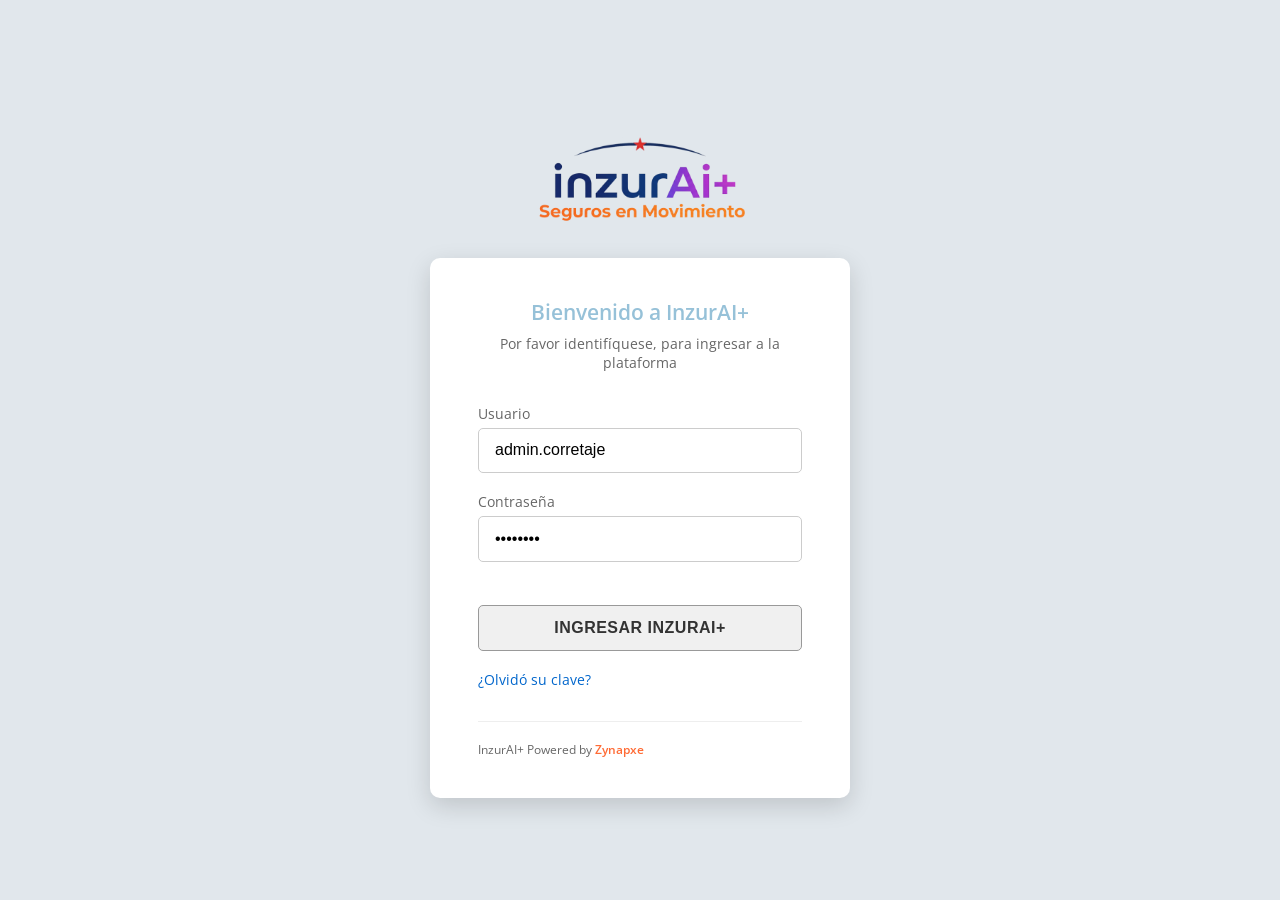
<file: index.html>
<!DOCTYPE html>
<html lang="es">
<head>
    <meta charset="UTF-8">
    <meta name="viewport" content="width=device-width, initial-scale=1.0">
    <title>InzurAI+ · Seguros en Movimiento</title>
    <style>
        /* ===== FUENTES ===== */
        @import url('https://fonts.googleapis.com/css2?family=Open+Sans:wght@400;600;700&display=swap');
        
        * {
            margin: 0;
            padding: 0;
            box-sizing: border-box;
        }

        body {
            font-family: 'Open Sans', Arial, sans-serif;
            background-color: #f5f5f5;
        }

        /* ===== ON BOARDING ===== */
        .onboarding-container {
            min-height: 100vh;
            display: flex;
            flex-direction: column;
            align-items: center;
            justify-content: center;
            background-color: #e1e7ec;
            padding: 1rem;
        }

        /* Logo fuera del cuadro */
        .logo-arriba {
            text-align: center;
            margin-bottom: 20px;
            max-width: 420px; /* Ajustado al nuevo tamaño del cuadro */
            width: 100%;
        }

        .logo-arriba img {
            max-width: 250px;
            height: auto;
        }

        /* CUADRO MÁS GRANDE */
        .onboarding-card {
            max-width: 420px;   /* Antes 380px - Ahora más ancho */
            width: 100%;
            background: white;
            border-radius: 10px;  /* Un poco más redondeado */
            padding: 2.5rem 3rem;  /* Antes 2rem 2.5rem - Ahora más espacio interior */
            box-shadow: 0 8px 25px rgba(0, 0, 0, 0.15);
        }

        /* Ocultamos el logo texto original */
        .logo-inzur {
            display: none;
        }

        .logo-subtitle {
            display: none;
        }

        .welcome-message {
            margin-bottom: 2rem;  /* Más espacio inferior */
            text-align: center;
        }

        .welcome-message h2 {
            font-size: 1.3rem;    /* Un poco más grande */
            font-weight: 600;
            color: #96c1d8;
            margin-bottom: 0.5rem;
        }

        .welcome-message p {
            color: #666;
            font-size: 0.9rem;    /* Un poco más grande */
        }

        .input-group {
            margin-bottom: 1.2rem;  /* Más espacio entre campos */
        }

        .input-group label {
            display: block;
            font-size: 0.85rem;     /* Un poco más grande */
            color: #666;
            margin-bottom: 0.3rem;
            font-weight: 400;
        }

        .input-field {
            width: 100%;
            padding: 0.8rem 1rem;   /* Campos más altos y con más padding */
            border: 1px solid #ccc;
            border-radius: 5px;      /* Bordes un poco más redondeados */
            font-size: 1rem;         /* Texto más grande */
            background: white;
        }

        .btn-ingresar {
            width: 100%;
            background-color: #f0f0f0;
            color: #333;
            border: 1px solid #999;
            padding: 0.8rem;         /* Botón más alto */
            border-radius: 5px;
            font-size: 1rem;
            font-weight: 600;
            cursor: pointer;
            margin: 1.5rem 0 1.2rem;
            text-transform: uppercase;
            letter-spacing: 0.5px;
        }

        .btn-ingresar:hover {
            background-color: #e0e0e0;
        }

        .forgot-link {
            color: #0066cc;
            text-decoration: none;
            font-size: 0.85rem;
            display: block;
            margin-bottom: 2rem;
        }

        .powered-by {
            color: #666;
            font-size: 0.75rem;
            border-top: 1px solid #eee;
            padding-top: 1.2rem;
        }

        .powered-by strong {
            color: #ff6b35;
            font-weight: 600;
        }

        /* ===== DASHBOARD - NAVBAR BLANCO ===== */
        .main-dashboard {
            display: none;
        }

        /* Navbar superior blanco */
        .top-navbar {
            background: white;
            display: flex;
            align-items: center;
            padding: 0 2rem;
            height: 80px;
            gap: 1.5rem;
            border-bottom: 1px solid #e0e0e0;
            box-shadow: 0 2px 4px rgba(0,0,0,0.02);
        }

        /* Botones + y lupa - SIN FONDO, COLOR #4e6975 */
        .action-buttons {
            display: flex;
            gap: 1rem;
            margin-right: 1rem;
        }

        .btn-action {
            width: auto;
            height: auto;
            background: transparent;
            color: #4e6975;
            display: flex;
            align-items: center;
            justify-content: center;
            cursor: pointer;
            transition: all 0.2s;
            line-height: 1;
        }

        /* + más grande y robusto */
        .btn-action.plus {
            font-size: 3.2rem;
            font-weight: 700;
            margin-top: -8px;
        }

        .btn-action.lupa {
            font-size: 2.4rem;
            font-weight: 300;
        }

        .btn-action:hover {
            color: #ff6b35;
            transform: scale(1.1);
        }

        .nav-item {
            display: flex;
            align-items: center;
            gap: 0.5rem;
            color: #666;
            padding: 0.5rem 1rem;
            border-radius: 4px;
            cursor: pointer;
            font-size: 1rem;
            font-weight: 600;
            transition: all 0.2s;
        }

        .nav-item:hover {
            background: #f5f5f5;
            color: #ff6b35;
        }

        .nav-item.active {
            color: #ff6b35;
            border-bottom: 3px solid #ff6b35;
            border-radius: 0;
            padding-bottom: 1.4rem;
            margin-bottom: -1px;
        }

        .nav-item .icon {
            font-size: 1.3rem;
        }

        .user-section {
            margin-left: auto;
            display: flex;
            align-items: center;
            gap: 1rem;
            color: #333;
        }

        .user-name {
            font-weight: 600;
            color: #333;
        }

        .user-avatar {
            width: 40px;
            height: 40px;
            background: #ff6b35;
            color: white;
            border-radius: 50%;
            display: flex;
            align-items: center;
            justify-content: center;
            font-weight: 600;
            font-size: 1.1rem;
        }

        /* Contenido principal */
        .main-content {
            padding: 2rem;
            background: #f5f5f5;
        }

        /* Header - SIN BIENVENIDO */
        .page-header {
            margin-bottom: 2rem;
        }

        .page-header h1 {
            font-size: 2.8rem;
            font-weight: 700;
            color: #000000;
            margin-bottom: 1rem;
            letter-spacing: -0.5px;
        }

        .filter-text {
            color: #666;
            font-size: 0.95rem;
            display: flex;
            align-items: center;
            gap: 0.5rem;
        }

        .filter-text span {
            color: #ff6b35;
            font-weight: 600;
        }

        /* Search section */
        .search-section {
            background: white;
            border-radius: 8px;
            padding: 1.5rem;
            margin-bottom: 2rem;
            border: 1px solid #e0e0e0;
            box-shadow: 0 2px 4px rgba(0,0,0,0.02);
        }

        .search-title {
            font-size: 1.5rem;
            font-weight: 700;
            color: #ff6b35;
            margin-bottom: 1rem;
            cursor: pointer;
            display: flex;
            align-items: center;
            gap: 0.5rem;
        }

        .search-title .arrow {
            font-size: 1.2rem;
            transition: transform 0.3s ease;
            color: #4e6975;
        }

        .search-title .arrow.rotated {
            transform: rotate(90deg);
        }

        .filters-container {
            overflow: hidden;
            transition: max-height 0.3s ease;
            max-height: 300px;
        }

        .filters-container.collapsed {
            max-height: 0;
        }

        .filters-grid {
            display: grid;
            grid-template-columns: repeat(3, 1fr);
            gap: 1.5rem;
            margin: 1.5rem 0;
        }

        .filter-item {
            display: flex;
            flex-direction: column;
            gap: 0.5rem;
        }

        .filter-item label {
            font-size: 0.95rem;
            color: #333;
            font-weight: 600;
        }

        .filter-item input, .filter-item select {
            padding: 0.6rem;
            border: 1px solid #ccc;
            border-radius: 4px;
            font-size: 0.95rem;
            background: white;
        }

        .filter-item input::placeholder {
            color: #999;
            font-style: italic;
        }

        .total-objects {
            font-size: 1.1rem;
            color: #4e6975;
            font-weight: 700;
            margin-top: 1rem;
            padding-top: 1rem;
            border-top: 5px solid #4e6975;
        }

        /* Tabla */
        .table-container {
            background: white;
            border-radius: 8px;
            padding: 1.5rem;
            border: 1px solid #e0e0e0;
            overflow-x: auto;
            margin-bottom: 2rem;
        }

        .crud-table {
            width: 100%;
            border-collapse: collapse;
            font-size: 0.95rem;
        }

        .crud-table th {
            text-align: left;
            padding: 1rem 0.75rem;
            color: #333;
            font-weight: 700;
            border-bottom: 5px solid #0caec4;
            background: #f9f9f9;
        }

        .crud-table td {
            padding: 1rem 0.75rem;
            border-bottom: 1px solid #eee;
            color: #333;
        }

        .crud-table tr:hover td {
            background: #fff3e0;
            cursor: pointer;
        }

        /* Colores naranja para textos */
        .person-name {
            font-weight: 600;
            color: #ff6b35 !important;
        }

        .organization-name {
            color: #ff6b35 !important;
            font-weight: 500;
        }

        .email-address {
            color: #ff6b35 !important;
            text-decoration: none;
        }

        .email-address:hover {
            text-decoration: underline;
        }

        /* Estados - SOLO TEXTO Y PUNTO */
        .status-container {
            display: flex;
            align-items: center;
            gap: 0.5rem;
        }

        .status-dot {
            width: 10px;
            height: 10px;
            border-radius: 50%;
            display: inline-block;
        }

        .status-dot.creado {
            background: #0d47a1;
            box-shadow: 0 0 0 2px rgba(13, 71, 161, 0.2);
        }

        .status-dot.activo {
            background: #1b5e20;
            box-shadow: 0 0 0 2px rgba(27, 94, 32, 0.2);
        }

        .status-dot.inactivo {
            background: #b71c1c;
            box-shadow: 0 0 0 2px rgba(183, 28, 28, 0.2);
        }

        .status-select-clean {
            border: none;
            background: transparent;
            font-size: 0.9rem;
            font-weight: 600;
            cursor: pointer;
            outline: none;
            padding: 0.2rem 0;
            color: #333;
        }

        .status-select-clean.creado {
            color: #0d47a1;
        }

        .status-select-clean.activo {
            color: #1b5e20;
        }

        .status-select-clean.inactivo {
            color: #b71c1c;
        }

        /* Paginación */
        .pagination-container {
            display: flex;
            justify-content: space-between;
            align-items: center;
            margin-top: 1.5rem;
            padding-top: 1rem;
            border-top: 5px solid #4e6975;
        }

        .pagination-buttons {
            display: flex;
            gap: 0.5rem;
        }

        .btn-pagination {
            padding: 0.5rem 1.2rem;
            background: white;
            border: 1px solid #ddd;
            border-radius: 4px;
            cursor: pointer;
            color: #333;
            font-size: 0.9rem;
            font-weight: 500;
        }

        .btn-pagination:hover {
            background: #f0f0f0;
            border-color: #ff6b35;
            color: #ff6b35;
        }

        .btn-pagination:disabled {
            opacity: 0.5;
            cursor: not-allowed;
        }

        .per-page {
            display: flex;
            align-items: center;
            gap: 0.5rem;
            color: #666;
            font-size: 0.9rem;
        }

        .items-total {
            color: #4e6975;
            font-weight: 700;
        }

        /* Modal */
        .modal {
            display: none;
            position: fixed;
            top: 0;
            left: 0;
            width: 100%;
            height: 100%;
            background: rgba(0,0,0,0.5);
            align-items: center;
            justify-content: center;
            z-index: 1000;
        }

        .modal.show {
            display: flex;
        }

        .modal-content {
            background: white;
            border-radius: 8px;
            padding: 2rem;
            max-width: 500px;
            width: 90%;
        }

        .modal-header {
            display: flex;
            justify-content: space-between;
            align-items: center;
            margin-bottom: 1.5rem;
            border-bottom: 5px solid #0caec4;
            padding-bottom: 0.5rem;
        }

        .modal-header h3 {
            color: #333;
            font-size: 1.3rem;
        }

        .btn-cerrar {
            background: none;
            border: none;
            font-size: 1.8rem;
            cursor: pointer;
            color: #999;
        }

        .form-group {
            margin-bottom: 1rem;
        }

        .form-group label {
            display: block;
            font-weight: 600;
            color: #666;
            font-size: 0.85rem;
            margin-bottom: 0.3rem;
        }

        .form-control {
            width: 100%;
            padding: 0.6rem;
            border: 1px solid #ccc;
            border-radius: 4px;
            font-size: 0.9rem;
        }

        .form-actions {
            display: flex;
            justify-content: flex-end;
            gap: 1rem;
            margin-top: 1.5rem;
        }

        .btn-cancelar {
            background: white;
            border: 1px solid #ccc;
            color: #666;
            padding: 0.6rem 1.5rem;
            border-radius: 4px;
            font-weight: 600;
            cursor: pointer;
        }

        .btn-guardar {
            background: #ff6b35;
            border: none;
            color: white;
            padding: 0.6rem 2rem;
            border-radius: 4px;
            font-weight: 600;
            cursor: pointer;
        }
    </style>
</head>
<body>
    <!-- ON BOARDING -->
    <div class="onboarding-container" id="onboardingScreen">
        <!-- Logo fuera del cuadro, arriba de "Bienvenido" -->
        <div class="logo-arriba">
            <img src="Inzur.png" alt="InzurAI+ Logo">
        </div>
        
        <div class="onboarding-card">
            <div class="welcome-message">
                <h2>Bienvenido a InzurAI+</h2>
                <p>Por favor identifíquese, para ingresar a la plataforma</p>
            </div>

            <div class="input-group">
                <label>Usuario</label>
                <input type="text" class="input-field" id="usuario" value="admin.corretaje">
            </div>

            <div class="input-group">
                <label>Contraseña</label>
                <input type="password" class="input-field" id="password" value="12345678">
            </div>

            <button class="btn-ingresar" id="btnIngresarOnboarding">Ingresar InzurAI+</button>
            <a href="#" class="forgot-link">¿Olvidó su clave?</a>

            <div class="powered-by">
                InzurAI+ Powered by <strong>Zynapxe</strong>
            </div>
        </div>
    </div>

    <!-- DASHBOARD - SIN BIENVENIDO -->
    <div class="main-dashboard" id="dashboardMain">
        <!-- Navbar superior con botones a la izquierda -->
        <div class="top-navbar">
            <!-- Botones + y lupa -->
            <div class="action-buttons">
                <div class="btn-action plus" onclick="crearNuevoUsuario()">+</div>
                <div class="btn-action lupa" onclick="buscarUsuarios()">🔍</div>
            </div>
            
            <!-- Items de navegación funcionales -->
            <div class="nav-item active" id="navDashboard" onclick="cambiarSeccion('dashboard')">
                <span class="icon">📊</span>
                <span>Dashboard</span>
            </div>
            <div class="nav-item" id="navPersonas" onclick="cambiarSeccion('personas')">
                <span class="icon">👥</span>
                <span>Personas</span>
            </div>
            <div class="nav-item" id="navPerfiles" onclick="cambiarSeccion('perfiles')">
                <span class="icon">📋</span>
                <span>Perfiles</span>
            </div>
            <div class="nav-item" id="navConfiguracion" onclick="cambiarSeccion('configuracion')">
                <span class="icon">⚙️</span>
                <span>Configuración</span>
            </div>
            
            <div class="user-section">
                <span class="user-name" id="userDisplay">Admin</span>
                <div class="user-avatar">A</div>
            </div>
        </div>

        <!-- Contenido principal -->
        <div class="main-content">
            <!-- Header - SIN BIENVENIDO -->
            <div class="page-header">
                <h1 id="pageTitle">Buscar personas</h1>
                <div class="filter-text" id="filterIndicator">
                    <span>Filtro</span> | Todos los registros
                </div>
            </div>

            <!-- Search section -->
            <div class="search-section" id="searchSection">
                <div class="search-title" onclick="toggleFilters()">
                    Opciones de búsqueda:
                    <span class="arrow" id="searchArrow">▶</span>
                </div>
                
                <div class="filters-container" id="filtersContainer">
                    <div class="filters-grid">
                        <div class="filter-item">
                            <label>Persona</label>
                            <input type="text" id="filterPerson" placeholder="Cualquier..." onkeyup="aplicarFiltros()">
                        </div>
                        <div class="filter-item">
                            <label>Email</label>
                            <input type="text" id="filterEmail" placeholder="Cualquier..." onkeyup="aplicarFiltros()">
                        </div>
                        <div class="filter-item">
                            <label>Organización</label>
                            <select id="filterOrganization" onchange="aplicarFiltros()">
                                <option value="">Cualquier</option>
                                <option value="Démo">Démo</option>
                                <option value="IT Department">IT Department</option>
                                <option value="Corretaje Central">Corretaje Central</option>
                            </select>
                        </div>
                    </div>
                </div>
                
                <div class="total-objects" id="totalObjects">Total: 7 personas</div>
            </div>

            <!-- Tabla funcional con estados -->
            <div class="table-container" id="tableContainer">
                <table class="crud-table" id="personasTable">
                    <thead>
                        <tr>
                            <th>Persona</th>
                            <th>Apellido</th>
                            <th>Organización</th>
                            <th>Email</th>
                            <th>Estado</th>
                        </tr>
                    </thead>
                    <tbody id="tableBody">
                        <!-- Se llena con JavaScript -->
                    </tbody>
                </table>

                <!-- Paginación funcional -->
                <div class="pagination-container">
                    <div class="pagination-buttons">
                        <button class="btn-pagination" onclick="paginaAnterior()" id="btnPrev" disabled>Anterior</button>
                        <button class="btn-pagination" onclick="paginaSiguiente()" id="btnNext">Siguiente</button>
                    </div>
                    <div class="per-page">
                        <span id="pageInfo">Página 1 de 1</span>
                        <span class="items-total" id="totalItems">7 items</span>
                    </div>
                </div>
            </div>
        </div>
    </div>

    <!-- MODAL PARA EDITAR/CREAR PERSONA - SIN PARÉNTESIS -->
    <div class="modal" id="modalPersona">
        <div class="modal-content">
            <div class="modal-header">
                <h3 id="modalTitle">Nuevo Usuario</h3>
                <button class="btn-cerrar" onclick="cerrarModal()">×</button>
            </div>
            <div class="form-group">
                <label>Nombre</label>
                <input type="text" class="form-control" id="editNombre">
            </div>
            <div class="form-group">
                <label>Apellido</label>
                <input type="text" class="form-control" id="editApellido">
            </div>
            <div class="form-group">
                <label>Email</label>
                <input type="email" class="form-control" id="editEmail">
            </div>
            <div class="form-group">
                <label>Organización</label>
                <select class="form-control" id="editOrganizacion">
                    <option value="Démo">Démo</option>
                    <option value="IT Department">IT Department</option>
                    <option value="Corretaje Central">Corretaje Central</option>
                </select>
            </div>
            <div class="form-group">
                <label>Estado</label>
                <select class="form-control" id="editEstado">
                    <option value="CREADO">CREADO</option>
                    <option value="ACTIVO">ACTIVO</option>
                    <option value="INACTIVO">INACTIVO</option>
                </select>
            </div>
            <div class="form-actions">
                <button class="btn-cancelar" onclick="cerrarModal()">Cancelar</button>
                <button class="btn-guardar" onclick="guardarPersona()">Guardar</button>
            </div>
        </div>
    </div>

    <script>
        // ===== DATOS INICIALES CON ESTADOS =====
        let personas = [
            { id: 1, nombre: 'Agathe', apellido: 'Chiriac', organizacion: 'Démo', estado: 'ACTIVO', email: 'agathe.chiriac@demo.com' },
            { id: 2, nombre: 'Anna', apellido: 'Gavaldà', organizacion: 'IT Department', estado: 'ACTIVO', email: 'annav@gavaldà.it.com' },
            { id: 3, nombre: 'Bence', apellido: 'Varga', organizacion: 'Démo', estado: 'CREADO', email: 'varga.bencev@gmail.com' },
            { id: 4, nombre: 'Borca', apellido: 'Sáez', organizacion: 'IT Department', estado: 'ACTIVO', email: 'borca.saez@unipd.it' },
            { id: 5, nombre: 'Charles', apellido: 'Armour', organizacion: 'IT Department', estado: 'ACTIVO', email: 'charles.armour@it.com' },
            { id: 6, nombre: 'Charles', apellido: 'Patton', organizacion: 'IT Department', estado: 'INACTIVO', email: 'charles.patton@it.com' },
            { id: 7, nombre: 'Claude', apellido: 'Monnet', organizacion: 'Démo', estado: 'ACTIVO', email: 'claude.monnet@democons' }
        ];

        let personasFiltradas = [...personas];
        let personaEditandoId = null;
        let paginaActual = 1;
        const itemsPorPagina = 5;

        // Elementos
        const onboardingScreen = document.getElementById('onboardingScreen');
        const dashboardMain = document.getElementById('dashboardMain');
        const btnIngresar = document.getElementById('btnIngresarOnboarding');
        const modal = document.getElementById('modalPersona');
        const tableBody = document.getElementById('tableBody');
        const totalObjects = document.getElementById('totalObjects');
        const userDisplay = document.getElementById('userDisplay');
        const pageTitle = document.getElementById('pageTitle');
        const filterIndicator = document.getElementById('filterIndicator');
        const searchSection = document.getElementById('searchSection');
        const tableContainer = document.getElementById('tableContainer');
        const btnPrev = document.getElementById('btnPrev');
        const btnNext = document.getElementById('btnNext');
        const pageInfo = document.getElementById('pageInfo');
        const totalItems = document.getElementById('totalItems');
        const filterPerson = document.getElementById('filterPerson');
        const filterEmail = document.getElementById('filterEmail');
        
        // Elementos de navegación
        const navDashboard = document.getElementById('navDashboard');
        const navPersonas = document.getElementById('navPersonas');
        const navPerfiles = document.getElementById('navPerfiles');
        const navConfiguracion = document.getElementById('navConfiguracion');

        // ===== FUNCIÓN PARA CAMBIAR ENTRE SECCIONES =====
        function cambiarSeccion(seccion) {
            // Quitar clase active de todos
            navDashboard.classList.remove('active');
            navPersonas.classList.remove('active');
            navPerfiles.classList.remove('active');
            navConfiguracion.classList.remove('active');
            
            // Activar el correspondiente
            if (seccion === 'dashboard') {
                navDashboard.classList.add('active');
                pageTitle.textContent = 'Buscar personas';
                filterIndicator.style.display = 'flex';
                searchSection.style.display = 'block';
                tableContainer.style.display = 'block';
            } else if (seccion === 'personas') {
                navPersonas.classList.add('active');
                pageTitle.textContent = 'Gestión de Personas';
                filterIndicator.style.display = 'none';
                searchSection.style.display = 'none';
                tableContainer.style.display = 'block';
            } else if (seccion === 'perfiles') {
                navPerfiles.classList.add('active');
                pageTitle.textContent = 'Administración de Perfiles';
                filterIndicator.style.display = 'none';
                searchSection.style.display = 'none';
                tableContainer.style.display = 'block';
            } else if (seccion === 'configuracion') {
                navConfiguracion.classList.add('active');
                pageTitle.textContent = 'Configuración del Sistema';
                filterIndicator.style.display = 'none';
                searchSection.style.display = 'none';
                tableContainer.style.display = 'block';
            }
        }

        // ===== FUNCIÓN PARA DESPLEGAR/OCULTAR FILTROS =====
        function toggleFilters() {
            const container = document.getElementById('filtersContainer');
            const arrow = document.getElementById('searchArrow');
            container.classList.toggle('collapsed');
            arrow.classList.toggle('rotated');
        }

        // ===== FUNCIÓN PARA CREAR NUEVO USUARIO =====
        function crearNuevoUsuario() {
            personaEditandoId = null;
            document.getElementById('modalTitle').textContent = 'Nuevo Usuario';
            document.getElementById('editNombre').value = '';
            document.getElementById('editApellido').value = '';
            document.getElementById('editEmail').value = '';
            document.getElementById('editOrganizacion').value = 'Démo';
            document.getElementById('editEstado').value = 'CREADO';
            modal.classList.add('show');
        }

        // ===== FUNCIÓN PARA BUSCAR USUARIOS (LUPA) =====
        function buscarUsuarios() {
            // Cambiar a dashboard si no está activo
            cambiarSeccion('dashboard');
            
            // Abrir el panel de filtros si está cerrado
            const container = document.getElementById('filtersContainer');
            const arrow = document.getElementById('searchArrow');
            if (container.classList.contains('collapsed')) {
                container.classList.remove('collapsed');
                arrow.classList.remove('rotated');
            }
            // Enfocar el primer campo de búsqueda
            setTimeout(() => filterPerson.focus(), 100);
        }

        // ===== FUNCIÓN PARA CAMBIAR ESTADO =====
        function cambiarEstado(id, nuevoEstado) {
            const persona = personas.find(p => p.id === id);
            if (persona) {
                persona.estado = nuevoEstado;
                aplicarFiltros();
            }
        }

        // ===== FUNCIONES DEL DASHBOARD =====
        function renderizarTabla() {
            const inicio = (paginaActual - 1) * itemsPorPagina;
            const fin = inicio + itemsPorPagina;
            const personasPaginadas = personasFiltradas.slice(inicio, fin);
            
            tableBody.innerHTML = '';
            personasPaginadas.forEach(persona => {
                const estadoClass = persona.estado === 'CREADO' ? 'creado' : 
                                   persona.estado === 'ACTIVO' ? 'activo' : 'inactivo';
                
                const row = document.createElement('tr');
                row.onclick = () => editarPersona(persona.id);
                row.innerHTML = `
                    <td><span class="person-name">${persona.nombre} ${persona.apellido}</span></td>
                    <td>${persona.apellido}</td>
                    <td><span class="organization-name">${persona.organizacion}</span></td>
                    <td><span class="email-address">${persona.email}</span></td>
                    <td>
                        <div class="status-container">
                            <span class="status-dot ${estadoClass}"></span>
                            <select class="status-select-clean ${estadoClass}" onchange="cambiarEstado(${persona.id}, this.value)" onclick="event.stopPropagation()">
                                <option value="CREADO" ${persona.estado === 'CREADO' ? 'selected' : ''}>CREADO</option>
                                <option value="ACTIVO" ${persona.estado === 'ACTIVO' ? 'selected' : ''}>ACTIVO</option>
                                <option value="INACTIVO" ${persona.estado === 'INACTIVO' ? 'selected' : ''}>INACTIVO</option>
                            </select>
                        </div>
                    </td>
                `;
                tableBody.appendChild(row);
            });

            // Actualizar contadores
            totalObjects.textContent = `Total: ${personasFiltradas.length} personas`;
            totalItems.textContent = `${personasFiltradas.length} items`;
            
            const totalPaginas = Math.ceil(personasFiltradas.length / itemsPorPagina);
            pageInfo.textContent = `Página ${paginaActual} de ${totalPaginas || 1}`;
            
            // Actualizar botones de paginación
            btnPrev.disabled = paginaActual === 1;
            btnNext.disabled = paginaActual === totalPaginas || totalPaginas === 0;
        }

        function aplicarFiltros() {
            const filterPerson = document.getElementById('filterPerson').value.toLowerCase();
            const filterEmail = document.getElementById('filterEmail').value.toLowerCase();
            const filterOrg = document.getElementById('filterOrganization').value;

            personasFiltradas = personas.filter(persona => {
                const nombreCompleto = `${persona.nombre} ${persona.apellido}`.toLowerCase();
                const cumplePersona = !filterPerson || nombreCompleto.includes(filterPerson);
                const cumpleEmail = !filterEmail || persona.email.toLowerCase().includes(filterEmail);
                const cumpleOrg = !filterOrg || persona.organizacion === filterOrg;
                
                return cumplePersona && cumpleEmail && cumpleOrg;
            });

            paginaActual = 1;
            renderizarTabla();
        }

        function paginaAnterior() {
            if (paginaActual > 1) {
                paginaActual--;
                renderizarTabla();
            }
        }

        function paginaSiguiente() {
            const totalPaginas = Math.ceil(personasFiltradas.length / itemsPorPagina);
            if (paginaActual < totalPaginas) {
                paginaActual++;
                renderizarTabla();
            }
        }

        // ===== FUNCIONES DE EDICIÓN =====
        function editarPersona(id) {
            const persona = personas.find(p => p.id === id);
            if (persona) {
                personaEditandoId = id;
                document.getElementById('modalTitle').textContent = 'Editar Usuario';
                document.getElementById('editNombre').value = persona.nombre;
                document.getElementById('editApellido').value = persona.apellido;
                document.getElementById('editEmail').value = persona.email;
                document.getElementById('editOrganizacion').value = persona.organizacion;
                document.getElementById('editEstado').value = persona.estado;
                modal.classList.add('show');
            }
        }

        function guardarPersona() {
            const nombre = document.getElementById('editNombre').value.trim();
            const apellido = document.getElementById('editApellido').value.trim();
            const email = document.getElementById('editEmail').value.trim();
            const organizacion = document.getElementById('editOrganizacion').value;
            const estado = document.getElementById('editEstado').value;

            if (!nombre || !apellido || !email) {
                alert('Por favor complete los campos obligatorios');
                return;
            }

            if (personaEditandoId) {
                // Editar existente
                const index = personas.findIndex(p => p.id === personaEditandoId);
                if (index !== -1) {
                    personas[index] = {
                        ...personas[index],
                        nombre,
                        apellido,
                        email,
                        organizacion,
                        estado
                    };
                }
            } else {
                // Crear nuevo
                const nuevoId = personas.length + 1;
                personas.push({
                    id: nuevoId,
                    nombre,
                    apellido,
                    organizacion,
                    estado,
                    email
                });
            }

            // Actualizar vista
            aplicarFiltros();
            cerrarModal();
        }

        function cerrarModal() {
            modal.classList.remove('show');
            personaEditandoId = null;
        }

        // ===== EVENTOS =====
        btnIngresar.addEventListener('click', function(e) {
            e.preventDefault();
            const usuario = document.getElementById('usuario').value;
            const password = document.getElementById('password').value;
            
            if (usuario && password) {
                onboardingScreen.style.display = 'none';
                dashboardMain.style.display = 'block';
                
                // Actualizar nombre de usuario
                userDisplay.textContent = 'Admin';
            } else {
                alert('Por favor ingrese usuario y contraseña');
            }
        });

        // Inicializar
        renderizarTabla();

        // Hacer funciones globales
        window.toggleFilters = toggleFilters;
        window.crearNuevoUsuario = crearNuevoUsuario;
        window.buscarUsuarios = buscarUsuarios;
        window.editarPersona = editarPersona;
        window.cerrarModal = cerrarModal;
        window.guardarPersona = guardarPersona;
        window.aplicarFiltros = aplicarFiltros;
        window.paginaAnterior = paginaAnterior;
        window.paginaSiguiente = paginaSiguiente;
        window.cambiarEstado = cambiarEstado;
        window.cambiarSeccion = cambiarSeccion;
    </script>
</body>
</html>
</file>
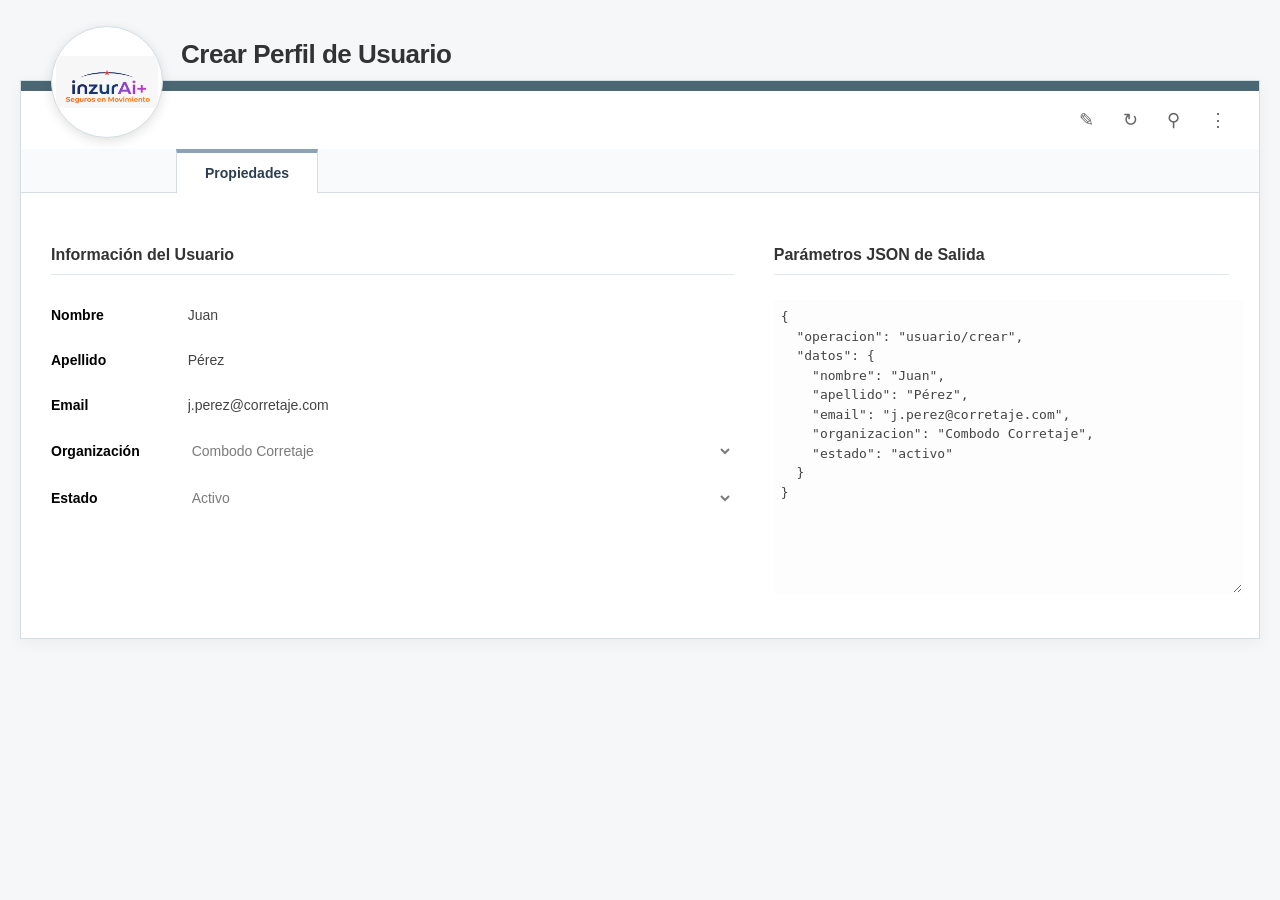
<file: Crear usuario/index.html>
<!DOCTYPE html>
<html lang="es">
<head>
    <meta charset="UTF-8">
    <meta name="viewport" content="width=device-width, initial-scale=1.0">
    <link rel="stylesheet" href="style.css">
    <title>Inzur - Gestión de Usuarios</title>
</head>
<body>
    <div class="container">
        <div class="top-bar-content">
            <h1 class="main-title">Crear Perfil de Usuario</h1>
        </div>

        <div class="logo-box">
            <img src="WhatsApp Image 2026-03-04 at 8.19.01 PM.jpeg" alt="inzurAi+">
        </div>

        <header class="header">
            <div class="header-actions" id="edit-trigger">
                <span class="edit-icon"> ✎ </span>  ↻   ⚲   ⋮
            </div>
        </header>

        <nav class="tabs-nav">
            <div class="tab">Propiedades</div>
        </nav>

        <main class="content-grid" id="main-container">
            <div class="col">
                <section>
                    <h2>Información del Usuario</h2>
                    <div class="row">
                        <div class="label">Nombre</div>
                        <div class="value"><input type="text" id="u-nombre" value="Juan" readonly></div>
                    </div>
                    <div class="row">
                        <div class="label">Apellido</div>
                        <div class="value"><input type="text" id="u-apellido" value="Pérez" readonly></div>
                    </div>
                    <div class="row">
                        <div class="label">Email</div>
                        <div class="value"><input type="email" id="u-email" value="j.perez@corretaje.com" readonly></div>
                    </div>
                    <div class="row">
                        <div class="label">Organización</div>
                        <div class="value">
                            <select id="u-org" disabled>
                                <option selected>Combodo Corretaje</option>
                                <option>Seguros Generales</option>
                            </select>
                        </div>
                    </div>
                    <div class="row">
                        <div class="label">Estado</div>
                        <div class="value">
                            <select id="u-estado" disabled>
                                <option value="activo" selected>Activo</option>
                                <option value="inactivo">Inactivo</option>
                                <option value="creado">Creado</option>
                            </select>
                        </div>
                    </div>
                </section>
            </div>
            <div class="col">
                <section>
                    <h2>Parámetros JSON de Salida</h2>
                    <textarea class="json-area" id="json-preview" readonly>
{
  "operacion": "usuario/crear",
  "datos": {
    "nombre": "Juan",
    "apellido": "Pérez",
    "email": "j.perez@corretaje.com",
    "organizacion": "Combodo Corretaje",
    "estado": "activo"
  }
}</textarea>
                </section>
            </div>
        </main>
    </div>

    <button class="btn-guardar-flotante" id="btn-save">GUARDAR CAMBIOS</button>

    <script>
        const editIcon = document.getElementById('edit-trigger');
        const saveBtn = document.getElementById('btn-save');
        const container = document.getElementById('main-container');
        const inputs = document.querySelectorAll('input, select, textarea');

        editIcon.addEventListener('click', () => {
            container.classList.add('editing');
            inputs.forEach(el => {
                el.removeAttribute('readonly');
                el.removeAttribute('disabled');
            });
            saveBtn.style.display = 'block';
        });

        saveBtn.addEventListener('click', () => {
            container.classList.remove('editing');
            inputs.forEach(el => {
                el.setAttribute('readonly', true);
                el.setAttribute('disabled', true);
            });
            saveBtn.style.display = 'none';
        });
    </script>
</body>
</html>
</file>
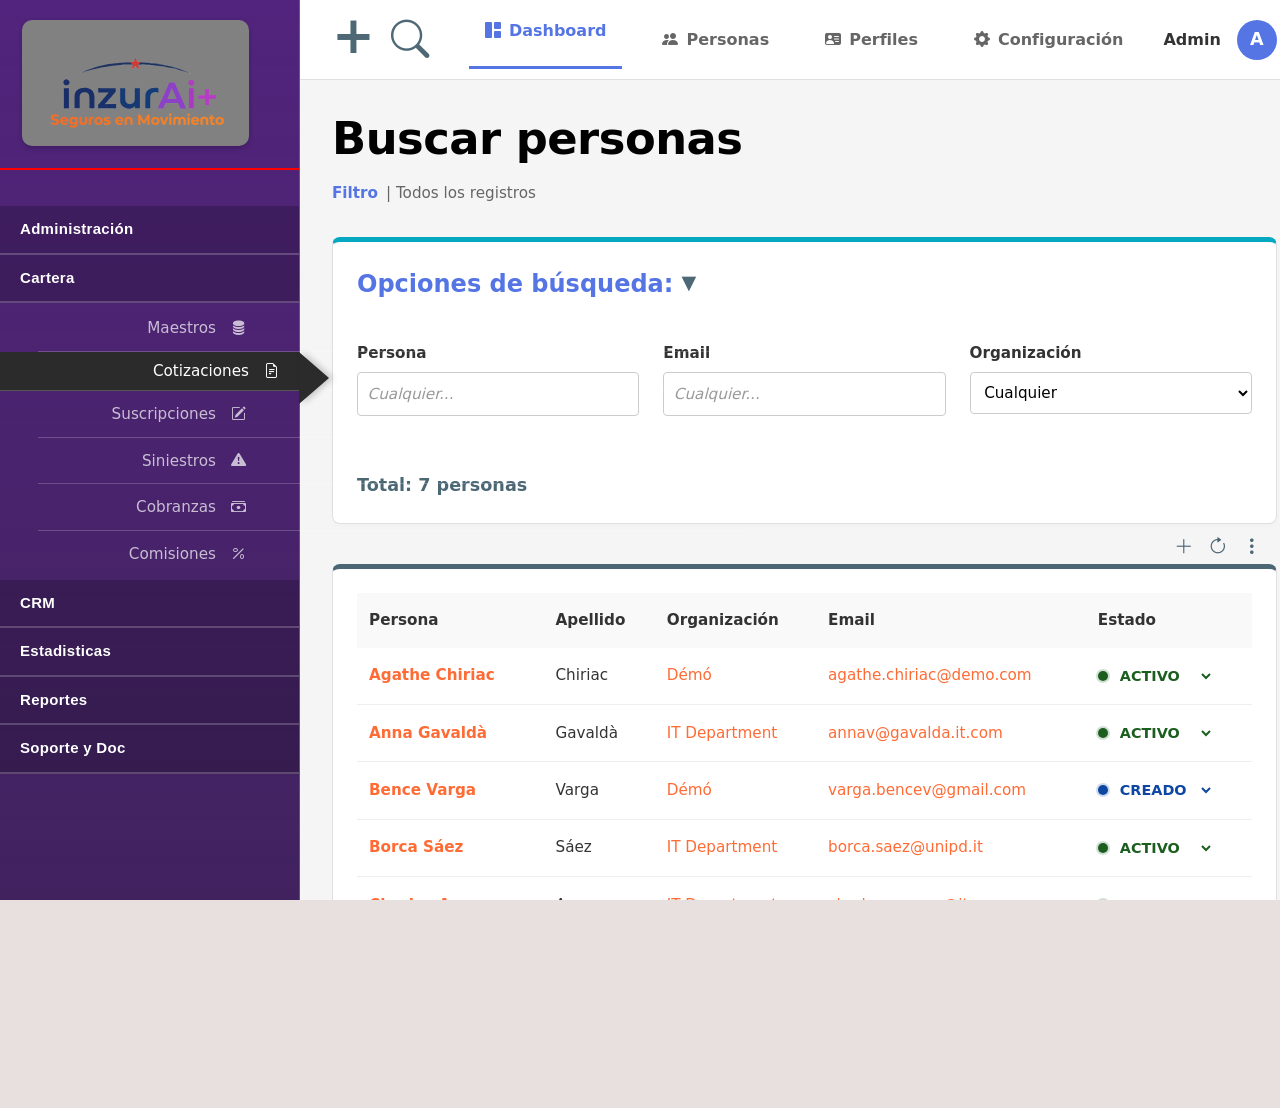
<file: Perfiles de usuario/index.html>
<!DOCTYPE html>
<html lang="es">
<head>
    <link rel="stylesheet" href="styles.css">
    <link rel="stylesheet" href="https://cdn.jsdelivr.net/npm/bootstrap-icons@1.11.3/font/bootstrap-icons.min.css">
    <link href="https://fonts.googleapis.com/css2?family=Montserrat:wght@300;400;500;600&display=swap" rel="stylesheet">
    <link href="https://cdn.jsdelivr.net/npm/bootstrap@5.3.2/dist/css/bootstrap.min.css" rel="stylesheet">
    <meta charset="UTF-8">
    <meta name="viewport" content="width=device-width, initial-scale=1.0">
    <title>InzurAI+ · Seguros en Movimiento</title>
</head>
<body>
    <div class="container-fluid p-0 d-flex">
        <!-- SIDEBAR -->
        <aside class="sidebar" id="sidebar">
            <div class="logo-section">
                <img src="Imagenes/Inzur (1) (1).svg" alt="Zynapxe" class="logo-img">
            </div>
            <div class="sidebar-red-line"></div>

            <!-- Accordion menus -->
            <div class="accordion">
                <div class="acc-item">
                    <button class="acc-header">Administración</button>
                    <div class="acc-body">
                        <ul class="acc-list">
                            <li><a href="#" class="acc-link" id="linkUsuariosAdmin">Perfiles</a><i class="bi bi-people-fill"></i></li>
                            <li><a href="#" class="acc-link" id="linkUsuariosAdmin">Usuarios</a><i class="bi bi-people-fill"></i></li>
                            <li><a href="#" class="acc-link">Accesos</a><i class="bi bi-shield-lock-fill"></i></li>
                            <li><a href="#" class="acc-link">Auditoria</a><i class="bi bi-journal-text"></i></li>
                        </ul>
                    </div>
                </div>
                <div class="acc-item open">
                    <div id="marker"></div>
                    <button class="acc-header">Cartera</button>
                    <div class="acc-body">
                        <ul class="acc-list">
                            <li>Maestros<i class="bi bi-database-fill"></i></li>
                            <li class="active">Cotizaciones<i class="bi bi-file-earmark-text"></i></li>
                            <li>Suscripciones<i class="bi bi-pencil-square"></i></li>
                            <li>Siniestros<i class="bi bi-exclamation-triangle-fill"></i></li>
                            <li>Cobranzas<i class="bi bi-cash-stack"></i></li>
                            <li>Comisiones<i class="bi bi-percent"></i></li>
                        </ul>
                    </div>
                </div>
                <div class="acc-item">
                    <button class="acc-header">CRM</button>
                    <div class="acc-body">
                        <ul class="acc-list">
                            <li><a href="#" class="acc-link">Calendario</a><i class="bi bi-calendar3"></i></li>
                            <li><a href="#" class="acc-link">Notificaciones</a><i class="bi bi-bell-fill"></i></li>
                            <li><a href="#" class="acc-link">Recordatorios</a><i class="bi bi-alarm-fill"></i></li>
                            <li><a href="#" class="acc-link">Eventos</a><i class="bi bi-flag-fill"></i></li>
                            <li><a href="#" class="acc-link">Campañas</a><i class="bi bi-megaphone-fill"></i></li>
                            <li><a href="#" class="acc-link">impacto</a><i class="bi bi-graph-up-arrow"></i></li>
                        </ul>
                    </div>
                </div>
                <div class="acc-item">
                    <button class="acc-header">Estadisticas</button>
                    <div class="acc-body">
                        <ul class="acc-list">
                            <li><a href="#" class="acc-link">Cotizaciones</a><i class="bi bi-pie-chart-fill"></i></li>
                            <li><a href="#" class="acc-link">Suscripciones</a><i class="bi bi-check-circle-fill"></i></li>
                            <li><a href="#" class="acc-link">Cobranzas</a><i class="bi bi-currency-dollar"></i></li>
                            <li><a href="#" class="acc-link">Siniestros</a><i class="bi bi-activity"></i></li>
                            <li><a href="#" class="acc-link">Comisiones</a><i class="bi bi-calculator-fill"></i></li>
                        </ul>
                    </div>
                </div>
                <div class="acc-item">
                    <button class="acc-header">Reportes</button>
                    <div class="acc-body">
                        <ul class="acc-list">
                            <li><a href="#" class="acc-link">Carteras</a><i class="bi bi-folder-fill"></i></li>
                            <li><a href="#" class="acc-link">Siniestros</a><i class="bi bi-file-earmark-excel-fill"></i></li>
                            <li><a href="#" class="acc-link">Cobranzas</a><i class="bi bi-file-earmark-pdf-fill"></i></li>
                        </ul>
                    </div>
                </div>
                <div class="acc-item">
                    <button class="acc-header">Soporte y Doc</button>
                    <div class="acc-body">
                        <ul class="acc-list">
                            <li id="li-soporte" style="position: relative;">
                                <a href="#" id="btn-soporte" class="acc-link">Soporte <i class="bi bi-headset ms-2"></i></a>
                                <div id="flyout-soporte" class="menu-externo-inzur">
                                    <div class="menu-externo-titulo">Área de Soporte</div>
                                    <ul>
                                        <li><a href="#"><i class="bi bi-ticket-detailed me-2"></i> Crear Tickets</a></li>
                                        <li><a href="#"><i class="bi bi-envelope-paper me-2"></i> Solicitudes</a></li>
                                        <li><a href="#"><i class="bi bi-clock-history me-2"></i> Historial</a></li>
                                    </ul>
                                </div>
                            </li>
                            <li id="li-doc" style="position: relative;">
                                <a href="#" id="btn-doc" class="acc-link">Documentacion <i class="bi bi-book-fill ms-2"></i></a>
                                <div id="flyout-doc" class="menu-externo-inzur">
                                    <div class="menu-externo-titulo">Docs y Guías</div>
                                    <ul>
                                        <li><a href="#"><i class="bi bi-question-circle me-2"></i> FAC</a></li>
                                        <li><a href="#"><i class="bi bi-diagram-3 me-2"></i> Arquitectura</a></li>
                                        <li><a href="#"><i class="bi bi-journal-text me-2"></i> Historial de uso</a></li>
                                    </ul>
                                </div>
                            </li>
                        </ul>
                    </div>
                </div>
            </div>

            <!-- Avatar box -->
            <div class="avatar-box">
                <div class="red-line"></div>
                <div class="avatar-wrap avatar-trigger-wrap">
                    <button type="button" class="avatar-btn" aria-label="Menú de usuario" id="avatarMenuBtn">
                        <img src="Imagenes/IA.PNG" alt="Avatar" class="avatar-img">
                    </button>
                    <div class="avatar-dropdown" id="avatarDropdown">
                        <a href="#" class="avatar-dropdown-item">Cerrar Sesión</a>
                        <a href="#" class="avatar-dropdown-item">Cambiar Clave</a>
                        <a href="#" class="avatar-dropdown-item">Editar Perfil</a>
                    </div>
                </div>
                <div class="avatar-card">
                    <div class="username">ADMIN</div>
                    <span class="user-date" id="fecha-actual"></span>
                    <div class="user-role">Administrador</div>
                </div>
            </div>
        </aside>

        <!-- MAIN CONTENT - DASHBOARD -->
        <main class="main-content-wrapper">
            <!-- DASHBOARD -->
            <div class="main-dashboard" id="dashboardMain">
                <div class="top-navbar">
                    <div class="action-buttons">
                        <div class="btn-action plus" onclick="crearNuevoUsuario()">+</div>
                        <div class="btn-action lupa" onclick="buscarUsuarios()">
                            <i class="bi bi-search"></i>
                        </div>
                    </div>

                    <div class="nav-item active" id="navDashboard" onclick="cambiarSeccion('Dashboard')">
                        <i class="bi bi-grid-1x2-fill"></i>
                        <span>Dashboard</span>
                    </div>
                    <div class="nav-item" id="navPersonas" onclick="cambiarSeccion('Personas')">
                        <i class="bi bi-people-fill"></i>
                        <span>Personas</span>
                    </div>
                    <div class="nav-item" id="navPerfiles" onclick="cambiarSeccion('Perfiles')">
                        <i class="bi bi-person-vcard-fill"></i>
                        <span>Perfiles</span>
                    </div>
                    <div class="nav-item" id="navConfiguracion" onclick="cambiarSeccion('Configuracion')">
                        <i class="bi bi-gear-fill"></i>
                        <span>Configuración</span>
                    </div>

                    <div class="user-section">
                        <span class="user-name" id="userDisplay">Admin</span>
                        <div class="user-avatar">A</div>
                    </div>
                </div>

                <div class="main-content">
                    <div class="page-header">
                        <h1 id="pageTitle">Buscar personas</h1>
                        <div class="filter-text" id="filterIndicator">
                            <span>Filtro</span> | Todos los registros
                        </div>
                    </div>

                    <!-- Search section -->
                    <div class="search-section" id="searchSection">
                        <div class="search-title" onclick="toggleFilters()">
                            Opciones de búsqueda:
                            <span class="arrow" id="searchArrow">▼</span>
                        </div>

                        <div class="filters-container" id="filtersContainer">
                            <div class="filters-grid">
                                <div class="filter-item">
                                    <label>Persona</label>
                                    <input type="text" id="filterPerson" placeholder="Cualquier..." onkeyup="aplicarFiltros()">
                                </div>
                                <div class="filter-item">
                                    <label>Email</label>
                                    <input type="text" id="filterEmail" placeholder="Cualquier..." onkeyup="aplicarFiltros()">
                                </div>
                                <div class="filter-item">
                                    <label>Organización</label>
                                    <select id="filterOrganization" onchange="aplicarFiltros()">
                                        <option value="">Cualquier</option>
                                        <option value="Démó">Démó</option>
                                        <option value="IT Department">IT Department</option>
                                        <option value="Corretaje Central">Corretaje Central</option>
                                    </select>
                                </div>
                            </div>
                        </div>

                        <div class="total-objects" id="totalObjects">Total: 7 personas</div>
                    </div>

                    <!-- Tabla con botones -->
                    <div class="table-container" id="tableContainer">
                        <div class="table-actions-header">
                            <i class="bi bi-plus-lg action-icon" onclick="crearNuevoUsuario()" title="Agregar"></i>
                            <i class="bi bi-arrow-clockwise action-icon" onclick="aplicarFiltros()" title="Refrescar"></i>
                            <i class="bi bi-three-dots-vertical action-icon" title="Más opciones"></i>
                        </div>

                        <table class="crud-table" id="personasTable">
                            <thead>
                                <tr>
                                    <th>Persona</th>
                                    <th>Apellido</th>
                                    <th>Organización</th>
                                    <th>Email</th>
                                    <th>Estado</th>
                                </tr>
                            </thead>
                            <tbody id="tableBody"></tbody>
                        </table>

                        <div class="pagination-container">
                            <div class="pagination-buttons">
                                <button class="btn-pagination" onclick="paginaAnterior()" id="btnPrev" disabled>Anterior</button>
                                <button class="btn-pagination" onclick="paginaSiguiente()" id="btnNext">Siguiente</button>
                            </div>
                            <div class="per-page">
                                <span id="pageInfo">Página 1 de 2</span>
                                <span class="items-total" id="totalItems">7 items</span>
                            </div>
                        </div>
                    </div>
                </div>
            </div>
        </main>
    </div>

    <!-- MODAL -->
    <div class="modal" id="modalPersona">
        <div class="modal-content">
            <div class="ticket-header">
                <h1 id="modalTitle">Create Molkobain Ticket</h1>
                <p class="subtitle" id="displayNombre">Create Molkobain Ticket</p>
            </div>

            <div class="ticket-section">
                <h2>Información de la Persona</h2>
                <table class="info-table">
                    <tr>
                        <td>Nombre:</td>
                        <td><input type="text" id="editNombre" placeholder="Nombre"></td>
                    </tr>
                    <tr>
                        <td>Apellido:</td>
                        <td><input type="text" id="editApellido" placeholder="Apellido"></td>
                    </tr>
                    <tr>
                        <td>Email:</td>
                        <td><input type="email" id="editEmail" placeholder="Email"></td>
                    </tr>
                    <tr>
                        <td>Organización:</td>
                        <td>
                            <select id="editOrganizacion">
                                <option value="Démó">Démó</option>
                                <option value="IT Department">IT Department</option>
                                <option value="Corretaje Central">Corretaje Central</option>
                            </select>
                        </td>
                    </tr>
                    <tr>
                        <td>Estado:</td>
                        <td>
                            <select id="editEstado">
                                <option value="CREADO">CREADO</option>
                                <option value="ACTIVO">ACTIVO</option>
                                <option value="INACTIVO">INACTIVO</option>
                            </select>
                        </td>
                    </tr>
                </table>
            </div>

            <div class="modal-actions">
                <button class="btn-cancelar" onclick="cerrarModal()">Cancelar</button>
                <button class="btn-guardar" onclick="guardarPersona()">Guardar</button>
            </div>
        </div>
    </div>

    <!-- SCRIPTS -->
    <script>
        // DATOS
        let personas = [
            { id: 1, nombre: 'Agathe', apellido: 'Chiriac', organizacion: 'Démó', estado: 'ACTIVO', email: 'agathe.chiriac@demo.com' },
            { id: 2, nombre: 'Anna', apellido: 'Gavaldà', organizacion: 'IT Department', estado: 'ACTIVO', email: 'annav@gavalda.it.com' },
            { id: 3, nombre: 'Bence', apellido: 'Varga', organizacion: 'Démó', estado: 'CREADO', email: 'varga.bencev@gmail.com' },
            { id: 4, nombre: 'Borca', apellido: 'Sáez', organizacion: 'IT Department', estado: 'ACTIVO', email: 'borca.saez@unipd.it' },
            { id: 5, nombre: 'Charles', apellido: 'Armour', organizacion: 'IT Department', estado: 'ACTIVO', email: 'charles.armour@it.com' },
            { id: 6, nombre: 'Charles', apellido: 'Patton', organizacion: 'IT Department', estado: 'INACTIVO', email: 'charles.patton@it.com' },
            { id: 7, nombre: 'Claude', apellido: 'Monnet', organizacion: 'Démó', estado: 'ACTIVO', email: 'claude.monnet@democons' }
        ];

        let personasFiltradas = [...personas];
        let personaEditandoId = null;
        let paginaActual = 1;
        const itemsPorPagina = 5;

        // Elementos DOM
        const dashboardMain = document.getElementById('dashboardMain');
        const modal = document.getElementById('modalPersona');
        const tableBody = document.getElementById('tableBody');
        const totalObjects = document.getElementById('totalObjects');
        const userDisplay = document.getElementById('userDisplay');
        const pageTitle = document.getElementById('pageTitle');
        const filterIndicator = document.getElementById('filterIndicator');
        const searchSection = document.getElementById('searchSection');
        const tableContainer = document.getElementById('tableContainer');
        const btnPrev = document.getElementById('btnPrev');
        const btnNext = document.getElementById('btnNext');
        const pageInfo = document.getElementById('pageInfo');
        const totalItems = document.getElementById('totalItems');
        const filterPerson = document.getElementById('filterPerson');
        const filterEmail = document.getElementById('filterEmail');

        const navDashboard = document.getElementById('navDashboard');
        const navPersonas = document.getElementById('navPersonas');
        const navPerfiles = document.getElementById('navPerfiles');
        const navConfiguracion = document.getElementById('navConfiguracion');

        // FUNCIONES DEL DASHBOARD
        function cambiarSeccion(seccion) {
            navDashboard.classList.remove('active');
            navPersonas.classList.remove('active');
            navPerfiles.classList.remove('active');
            navConfiguracion.classList.remove('active');

            if (seccion === 'dashboard') {
                navDashboard.classList.add('active');
                pageTitle.textContent = 'Buscar personas';
                filterIndicator.style.display = 'flex';
                searchSection.style.display = 'block';
                tableContainer.style.display = 'block';
            } else if (seccion === 'personas') {
                navPersonas.classList.add('active');
                pageTitle.textContent = 'Gestión de Personas';
                filterIndicator.style.display = 'none';
                searchSection.style.display = 'none';
                tableContainer.style.display = 'block';
            } else if (seccion === 'perfiles') {
                navPerfiles.classList.add('active');
                pageTitle.textContent = 'Administración de Perfiles';
                filterIndicator.style.display = 'none';
                searchSection.style.display = 'none';
                tableContainer.style.display = 'block';
            } else if (seccion === 'configuracion') {
                navConfiguracion.classList.add('active');
                pageTitle.textContent = 'Configuración del Sistema';
                filterIndicator.style.display = 'none';
                searchSection.style.display = 'none';
                tableContainer.style.display = 'block';
            }
        }

        function toggleFilters() {
            const container = document.getElementById('filtersContainer');
            const arrow = document.getElementById('searchArrow');
            container.classList.toggle('collapsed');
            arrow.classList.toggle('rotated');
        }

        function crearNuevoUsuario() {
            personaEditandoId = null;
            document.getElementById('modalTitle').textContent = 'Create Molkobain Ticket';
            document.getElementById('displayNombre').textContent = 'Create Molkobain Ticket';

            document.getElementById('editNombre').value = '';
            document.getElementById('editApellido').value = '';
            document.getElementById('editEmail').value = '';
            document.getElementById('editOrganizacion').value = 'Démó';
            document.getElementById('editEstado').value = 'CREADO';

            modal.classList.add('show');
        }

        function buscarUsuarios() {
            cambiarSeccion('dashboard');
            const container = document.getElementById('filtersContainer');
            const arrow = document.getElementById('searchArrow');
            if (container.classList.contains('collapsed')) {
                container.classList.remove('collapsed');
                arrow.classList.remove('rotated');
            }
            setTimeout(() => filterPerson.focus(), 100);
        }

        function cambiarEstado(id, nuevoEstado) {
            const persona = personas.find(p => p.id === id);
            if (persona) {
                persona.estado = nuevoEstado;
                aplicarFiltros();
            }
        }

        function renderizarTabla() {
            const inicio = (paginaActual - 1) * itemsPorPagina;
            const fin = inicio + itemsPorPagina;
            const personasPaginadas = personasFiltradas.slice(inicio, fin);

            tableBody.innerHTML = '';

            personasPaginadas.forEach(persona => {
                const estadoClass = persona.estado === 'CREADO' ? 'creado' :
                                   persona.estado === 'ACTIVO' ? 'activo' : 'inactivo';

                const row = document.createElement('tr');
                row.onclick = () => editarPersona(persona.id);
                row.innerHTML = `
                    <td><span class="person-name">${persona.nombre} ${persona.apellido}</span></td>
                    <td>${persona.apellido}</td>
                    <td><span class="organization-name">${persona.organizacion}</span></td>
                    <td><span class="email-address">${persona.email}</span></td>
                    <td>
                        <div class="status-container">
                            <span class="status-dot ${estadoClass}"></span>
                            <select class="status-select-clean ${estadoClass}" onchange="cambiarEstado(${persona.id}, this.value)" onclick="event.stopPropagation()">
                                <option value="CREADO" ${persona.estado === 'CREADO' ? 'selected' : ''}>CREADO</option>
                                <option value="ACTIVO" ${persona.estado === 'ACTIVO' ? 'selected' : ''}>ACTIVO</option>
                                <option value="INACTIVO" ${persona.estado === 'INACTIVO' ? 'selected' : ''}>INACTIVO</option>
                            </select>
                        </div>
                    </td>
                `;
                tableBody.appendChild(row);
            });

            totalObjects.textContent = `Total: ${personasFiltradas.length} personas`;
            totalItems.textContent = `${personasFiltradas.length} items`;

            const totalPaginas = Math.ceil(personasFiltradas.length / itemsPorPagina);
            pageInfo.textContent = `Página ${paginaActual} de ${totalPaginas || 1}`;

            btnPrev.disabled = paginaActual === 1;
            btnNext.disabled = paginaActual === totalPaginas || totalPaginas === 0;
        }

        function aplicarFiltros() {
            const filterPerson = document.getElementById('filterPerson').value.toLowerCase();
            const filterEmail = document.getElementById('filterEmail').value.toLowerCase();
            const filterOrg = document.getElementById('filterOrganization').value;

            personasFiltradas = personas.filter(persona => {
                const nombreCompleto = `${persona.nombre} ${persona.apellido}`.toLowerCase();
                const cumplePersona = !filterPerson || nombreCompleto.includes(filterPerson);
                const cumpleEmail = !filterEmail || persona.email.toLowerCase().includes(filterEmail);
                const cumpleOrg = !filterOrg || persona.organizacion === filterOrg;

                return cumplePersona && cumpleEmail && cumpleOrg;
            });

            paginaActual = 1;
            renderizarTabla();
        }

        function paginaAnterior() {
            if (paginaActual > 1) {
                paginaActual--;
                renderizarTabla();
            }
        }

        function paginaSiguiente() {
            const totalPaginas = Math.ceil(personasFiltradas.length / itemsPorPagina);
            if (paginaActual < totalPaginas) {
                paginaActual++;
                renderizarTabla();
            }
        }

        function editarPersona(id) {
            const persona = personas.find(p => p.id === id);
            if (persona) {
                personaEditandoId = id;
                document.getElementById('modalTitle').textContent = 'Edit Molkobain Ticket';
                document.getElementById('displayNombre').textContent = `Edit: ${persona.nombre} ${persona.apellido}`;

                document.getElementById('editNombre').value = persona.nombre;
                document.getElementById('editApellido').value = persona.apellido;
                document.getElementById('editEmail').value = persona.email;
                document.getElementById('editOrganizacion').value = persona.organizacion;
                document.getElementById('editEstado').value = persona.estado;

                modal.classList.add('show');
            }
        }

        function guardarPersona() {
            const nombre = document.getElementById('editNombre').value.trim();
            const apellido = document.getElementById('editApellido').value.trim();
            const email = document.getElementById('editEmail').value.trim();
            const organizacion = document.getElementById('editOrganizacion').value;
            const estado = document.getElementById('editEstado').value;

            if (!nombre || !apellido || !email) {
                alert('Por favor complete los campos obligatorios');
                return;
            }

            if (personaEditandoId) {
                const index = personas.findIndex(p => p.id === personaEditandoId);
                if (index !== -1) {
                    personas[index] = {
                        ...personas[index],
                        nombre,
                        apellido,
                        email,
                        organizacion,
                        estado
                    };
                }
            } else {
                const nuevoId = personas.length + 1;
                personas.push({
                    id: nuevoId,
                    nombre,
                    apellido,
                    organizacion,
                    estado,
                    email
                });
            }

            aplicarFiltros();
            cerrarModal();
        }

        function cerrarModal() {
            modal.classList.remove('show');
            personaEditandoId = null;
        }

        // Inicialización
        renderizarTabla();

        // SIDEBAR SCRIPTS
        document.addEventListener('DOMContentLoaded', function() {
            // Accordion
            document.querySelectorAll('.acc-header').forEach(function(header) {
                header.addEventListener('click', function() {
                    var item = this.parentElement;
                    var isOpen = item.classList.contains('open');
                    document.querySelectorAll('.acc-item.open').forEach(function(openItem) {
                        openItem.classList.remove('open');
                    });
                    if (!isOpen) item.classList.add('open');
                });
            });

            // Soporte y Documentación flyouts
            const btnSoporte = document.getElementById('btn-soporte');
            const liSoporte = document.getElementById('li-soporte');
            const menuSoporte = document.getElementById('flyout-soporte');
            const btnDoc = document.getElementById('btn-doc');
            const liDoc = document.getElementById('li-doc');
            const menuDoc = document.getElementById('flyout-doc');
            const enlacesSubmenu = document.querySelectorAll('.menu-externo-inzur ul li a');

            function cerrarTodos() {
                if (menuSoporte) {
                    menuSoporte.classList.remove('abierto');
                    liSoporte?.classList.remove('active');
                    btnSoporte?.classList.remove('active');
                }
                if (menuDoc) {
                    menuDoc.classList.remove('abierto');
                    liDoc?.classList.remove('active');
                    btnDoc?.classList.remove('active');
                }
            }

            if (btnSoporte) {
                btnSoporte.addEventListener('click', function(e) {
                    e.preventDefault();
                    e.stopPropagation();

                    const estabaAbierto = menuSoporte?.classList.contains('abierto');
                    cerrarTodos();

                    if (!estabaAbierto && menuSoporte) {
                        menuSoporte.classList.add('abierto');
                        liSoporte?.classList.add('active');
                        btnSoporte.classList.add('active');
                    }
                });
            }

            if (btnDoc) {
                btnDoc.addEventListener('click', function(e) {
                    e.preventDefault();
                    e.stopPropagation();

                    const estabaAbierto = menuDoc?.classList.contains('abierto');
                    cerrarTodos();

                    if (!estabaAbierto && menuDoc) {
                        menuDoc.classList.add('abierto');
                        liDoc?.classList.add('active');
                        btnDoc.classList.add('active');
                    }
                });
            }

            enlacesSubmenu.forEach(function(enlace) {
                enlace.addEventListener('click', function(e) {
                    e.stopPropagation();
                    if (menuSoporte) menuSoporte.classList.remove('abierto');
                    if (menuDoc) menuDoc.classList.remove('abierto');

                    if (this.closest('#flyout-soporte')) {
                        liSoporte?.classList.add('active');
                        btnSoporte?.classList.add('active');
                    } else if (this.closest('#flyout-doc')) {
                        liDoc?.classList.add('active');
                        btnDoc?.classList.add('active');
                    }
                });
            });

            if (menuSoporte) {
                menuSoporte.addEventListener('click', function(e) { e.stopPropagation(); });
            }
            if (menuDoc) {
                menuDoc.addEventListener('click', function(e) { e.stopPropagation(); });
            }

            document.addEventListener('click', cerrarTodos);

            // Avatar dropdown
            const avatarBtn = document.getElementById('avatarMenuBtn');
            const avatarDropdown = document.getElementById('avatarDropdown');

            if (avatarBtn && avatarDropdown) {
                avatarBtn.addEventListener('click', function(e) {
                    e.stopPropagation();
                    avatarDropdown.classList.toggle('show');
                });

                document.addEventListener('click', function() {
                    avatarDropdown.classList.remove('show');
                });

                avatarDropdown.addEventListener('click', function(e) { e.stopPropagation(); });
            }

            // Fecha actual
            const elementoFecha = document.getElementById('fecha-actual');
            if (elementoFecha) {
                const hoy = new Date();
                const opciones = { day: '2-digit', month: '2-digit', year: 'numeric' };
                elementoFecha.textContent = hoy.toLocaleDateString('es-VE', opciones);
            }

            // Selección activa en listas
            const carteraItems = document.querySelectorAll('.acc-list li:not(.soporte-li):not(.doc-li)');
            carteraItems.forEach(function(item) {
                item.addEventListener('click', function(e) {
                    e.stopPropagation();
                    carteraItems.forEach(function(li) { li.classList.remove('active'); });
                    this.classList.add('active');
                });
            });
        });

        // Exponer funciones globalmente
        window.toggleFilters = toggleFilters;
        window.crearNuevoUsuario = crearNuevoUsuario;
        window.buscarUsuarios = buscarUsuarios;
        window.editarPersona = editarPersona;
        window.cerrarModal = cerrarModal;
        window.guardarPersona = guardarPersona;
        window.aplicarFiltros = aplicarFiltros;
        window.paginaAnterior = paginaAnterior;
        window.paginaSiguiente = paginaSiguiente;
        window.cambiarEstado = cambiarEstado;
        window.cambiarSeccion = cambiarSeccion;
    </script>

    <!-- Chatwoot Script -->
    <script>
        window.chatwootSettings = {
            hideMessageBubble: false,
            position: 'right',
            locale: 'es',
            type: 'expanded_bubble',
            launcherTitle: '¿En qué puedo ayudarte?',
        };

        (function(d,t) {
            var BASE_URL="https://n8n-envronment-chatwoot.25h6nh.easypanel.host";
            var g=d.createElement(t),s=d.getElementsByTagName(t)[0];
            g.src=BASE_URL+"/packs/js/sdk.js";
            g.async = true;
            s.parentNode.insertBefore(g,s);
            g.onload=function(){
                window.chatwootSDK.run({
                    websiteToken: 'nhjJeABGFo54A86J3EfgoN8b',
                    baseUrl: BASE_URL
                });
            }
        })(document,"script");
    </script>
</body>
</html>
</file>
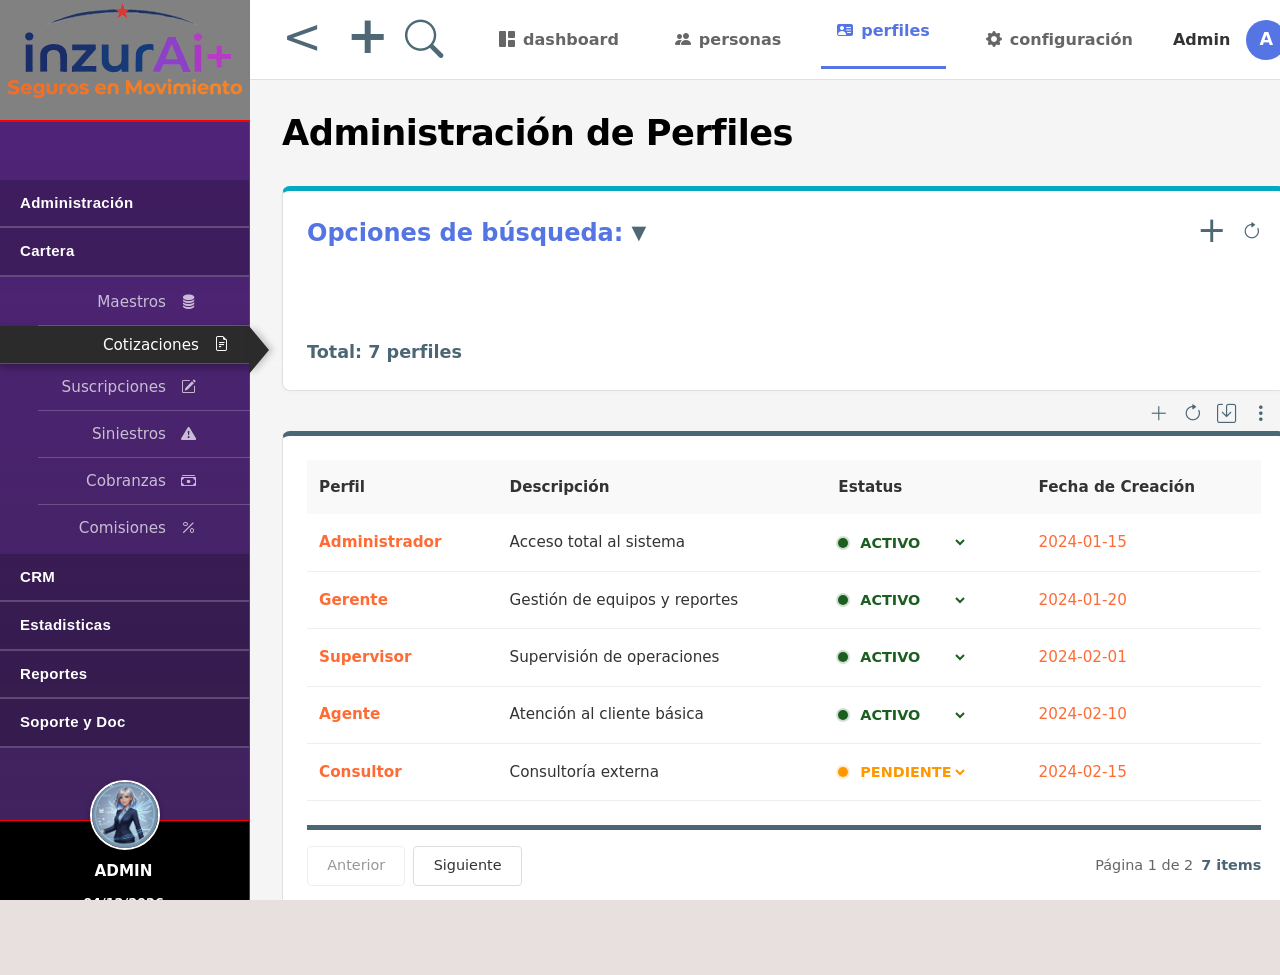
<file: Frontend_gabriel-mejorado/index (7).html>
<!DOCTYPE html>
<html lang="es">
<head>
    <link rel="stylesheet" href="styles.css" />
    <link rel="stylesheet" href="https://cdn.jsdelivr.net/npm/bootstrap-icons@1.11.3/font/bootstrap-icons.min.css" />
    <link href="https://fonts.googleapis.com/css2?family=Montserrat:wght@300;400;500;600&display=swap" rel="stylesheet" />
    <link href="https://cdn.jsdelivr.net/npm/bootstrap@5.3.2/dist/css/bootstrap.min.css" rel="stylesheet" />
    <meta charset="UTF-8" />
    <meta name="viewport" content="width=device-width, initial-scale=1.0" />
    <title>InzurAI+ · Seguros en Movimiento</title>
</head>
<body>
    <div class="container-fluid p-0 d-flex">
        <!-- SIDEBAR -->
        <aside class="sidebar" id="sidebar">
            <div class="logo-section">
                <img src="Imagenes/Inzur (1) (1).svg" alt="Zynapxe" class="logo-img" />
            </div>
            <div class="sidebar-red-line"></div>
            <!-- Accordion menus -->
            <div class="accordion">
                <div class="acc-item">
                    <button class="acc-header">Administración</button>
                    <div class="acc-body">
                        <ul class="acc-list">
                            <li><a href="#" class="acc-link" id="linkUsuariosAdmin">Perfiles</a><i class="bi bi-people-fill"></i></li>
                            <li><a href="#" class="acc-link" id="linkUsuariosAdmin">Usuarios</a><i class="bi bi-people-fill"></i></li>
                            <li><a href="#" class="acc-link">Accesos</a><i class="bi bi-shield-lock-fill"></i></li>
                            <li><a href="#" class="acc-link">Auditoria</a><i class="bi bi-journal-text"></i></li>
                        </ul>
                    </div>
                </div>
                <div class="acc-item open">
                    <div id="marker"></div>
                    <button class="acc-header">Cartera</button>
                    <div class="acc-body">
                        <ul class="acc-list">
                            <li>Maestros<i class="bi bi-database-fill"></i></li>
                            <li class="active">Cotizaciones<i class="bi bi-file-earmark-text"></i></li>
                            <li>Suscripciones<i class="bi bi-pencil-square"></i></li>
                            <li>Siniestros<i class="bi bi-exclamation-triangle-fill"></i></li>
                            <li>Cobranzas<i class="bi bi-cash-stack"></i></li>
                            <li>Comisiones<i class="bi bi-percent"></i></li>
                        </ul>
                    </div>
                </div>
                <div class="acc-item">
                    <button class="acc-header">CRM</button>
                    <div class="acc-body">
                        <ul class="acc-list">
                            <li><a href="#" class="acc-link">Calendario</a><i class="bi bi-calendar3"></i></li>
                            <li><a href="#" class="acc-link">Notificaciones</a><i class="bi bi-bell-fill"></i></li>
                            <li><a href="#" class="acc-link">Recordatorios</a><i class="bi bi-alarm-fill"></i></li>
                            <li><a href="#" class="acc-link">Eventos</a><i class="bi bi-flag-fill"></i></li>
                            <li><a href="#" class="acc-link">Campañas</a><i class="bi bi-megaphone-fill"></i></li>
                            <li><a href="#" class="acc-link">impacto</a><i class="bi bi-graph-up-arrow"></i></li>
                        </ul>
                    </div>
                </div>
                <div class="acc-item">
                    <button class="acc-header">Estadisticas</button>
                    <div class="acc-body">
                        <ul class="acc-list">
                            <li><a href="#" class="acc-link">Cotizaciones</a><i class="bi bi-pie-chart-fill"></i></li>
                            <li><a href="#" class="acc-link">Suscripciones</a><i class="bi bi-check-circle-fill"></i></li>
                            <li><a href="#" class="acc-link">Cobranzas</a><i class="bi bi-currency-dollar"></i></li>
                            <li><a href="#" class="acc-link">Siniestros</a><i class="bi bi-activity"></i></li>
                            <li><a href="#" class="acc-link">Comisiones</a><i class="bi bi-calculator-fill"></i></li>
                        </ul>
                    </div>
                </div>
                <div class="acc-item">
                    <button class="acc-header">Reportes</button>
                    <div class="acc-body">
                        <ul class="acc-list">
                            <li><a href="#" class="acc-link">Carteras</a><i class="bi bi-folder-fill"></i></li>
                            <li><a href="#" class="acc-link">Siniestros</a><i class="bi bi-file-earmark-excel-fill"></i></li>
                            <li><a href="#" class="acc-link">Cobranzas</a><i class="bi bi-file-earmark-pdf-fill"></i></li>
                        </ul>
                    </div>
                </div>
                <div class="acc-item">
                    <button class="acc-header">Soporte y Doc</button>
                    <div class="acc-body">
                        <ul class="acc-list">
                            <li id="li-soporte" style="position: relative;">
                                <a href="#" id="btn-soporte" class="acc-link">Soporte <i class="bi bi-headset ms-2"></i></a>
                                <div id="flyout-soporte" class="menu-externo-inzur">
                                    <div class="menu-externo-titulo">Área de Soporte</div>
                                    <ul>
                                        <li><a href="#"><i class="bi bi-ticket-detailed me-2"></i> Crear Tickets</a></li>
                                        <li><a href="#"><i class="bi bi-envelope-paper me-2"></i> Solicitudes</a></li>
                                        <li><a href="#"><i class="bi bi-clock-history me-2"></i> Historial</a></li>
                                    </ul>
                                </div>
                            </li>
                            <li id="li-doc" style="position: relative;">
                                <a href="#" id="btn-doc" class="acc-link">Documentacion <i class="bi bi-book-fill ms-2"></i></a>
                                <div id="flyout-doc" class="menu-externo-inzur">
                                    <div class="menu-externo-titulo">Docs y Guías</div>
                                    <ul>
                                        <li><a href="#"><i class="bi bi-question-circle me-2"></i> FAC</a></li>
                                        <li><a href="#"><i class="bi bi-diagram-3 me-2"></i> Arquitectura</a></li>
                                        <li><a href="#"><i class="bi bi-journal-text me-2"></i> Historial de uso</a></li>
                                    </ul>
                                </div>
                            </li>
                        </ul>
                    </div>
                </div>
            </div>
            <!-- Avatar box -->
            <div class="avatar-box">
                <div class="red-line"></div>
                <div class="avatar-wrap avatar-trigger-wrap">
                    <button type="button" class="avatar-btn" aria-label="Menú de usuario" id="avatarMenuBtn">
                        <img src="Imagenes/IA.PNG" alt="Avatar" class="avatar-img" />
                    </button>
                    <div class="avatar-dropdown" id="avatarDropdown">
                        <a href="#" class="avatar-dropdown-item">Cerrar Sesión</a>
                        <a href="#" class="avatar-dropdown-item">Cambiar Clave</a>
                        <a href="#" class="avatar-dropdown-item">Editar Perfil</a>
                    </div>
                </div>
                <div class="avatar-card">
                    <div class="username">ADMIN</div>
                    <span class="user-date" id="fecha-actual"></span>
                    <div class="user-role">Administrador</div>
                </div>
            </div>
        </aside>

        <!-- MAIN CONTENT - DASHBOARD -->
        <main class="main-content-wrapper">
            <div class="main-dashboard" id="dashboardMain">
                <div class="top-navbar">
                    <!-- Botón volver atrás (<) con mismo estilo que + y lupa -->
                    <div class="btn-action back" onclick="history.back()">
                        &lt;
                    </div>

                    <div class="action-buttons">
                        <div class="btn-action plus" onclick="crearNuevoUsuario()">+</div>
                        <div class="btn-action lupa" onclick="buscarUsuarios()">
                            <i class="bi bi-search"></i>
                        </div>
                    </div>

                    <div class="nav-item" id="navDashboard" onclick="cambiarSeccion('dashboard')">
                        <i class="bi bi-grid-1x2-fill"></i>
                        <span>dashboard</span>
                    </div>
                    <div class="nav-item" id="navPersonas" onclick="cambiarSeccion('personas')">
                        <i class="bi bi-people-fill"></i>
                        <span>personas</span>
                    </div>
                    <div class="nav-item active" id="navPerfiles" onclick="cambiarSeccion('perfiles')">
                        <i class="bi bi-person-vcard-fill"></i>
                        <span>perfiles</span>
                    </div>
                    <div class="nav-item" id="navConfiguracion" onclick="cambiarSeccion('configuracion')">
                        <i class="bi bi-gear-fill"></i>
                        <span>configuración</span>
                    </div>
                    <div class="user-section">
                        <span class="user-name" id="userDisplay">Admin</span>
                        <div class="user-avatar">A</div>
                    </div>
                </div>

                <div class="main-content">
                    <div class="page-header">
                        <h1 id="pageTitle">Administración de Perfiles</h1>
                        <div class="filter-text" id="filterIndicator">
                            <span>Filtro</span> | Todos los registros
                        </div>
                    </div>

                    <!-- Search section (Opciones de búsqueda) - SOLO EN PERFILES -->
                    <div class="search-section" id="searchSection">
                        <div class="search-header">
                            <div class="search-title" onclick="toggleFilters()">
                                Opciones de búsqueda:
                                <span class="arrow" id="searchArrow">▼</span>
                            </div>
                            <div class="search-actions">
                                <div class="dropdown search-dropdown">
                                    <div class="btn-action plus search-plus" id="searchPlusBtn" data-bs-toggle="dropdown" aria-expanded="false">+</div>
                                    <ul class="dropdown-menu search-dropdown-menu" id="searchOptionsMenu">
                                        <li><a class="dropdown-item" href="#" onclick="addSearchFilter('perfil')">Perfil</a></li>
                                        <li><a class="dropdown-item" href="#" onclick="addSearchFilter('descripcion')">Descripción</a></li>
                                        <li><a class="dropdown-item" href="#" onclick="addSearchFilter('estatus')">Estatus</a></li>
                                        <li><a class="dropdown-item" href="#" onclick="addSearchFilter('fecha')">Fecha de Creación</a></li>
                                    </ul>
                                </div>
                                <i class="bi bi-arrow-clockwise action-icon search-option" onclick="aplicarFiltros()" title="Refrescar"></i>
                            </div>
                        </div>
                        
                        <!-- Contenedor de filtros dinámicos -->
                        <div class="filters-container" id="filtersContainer">
                            <div class="filters-grid" id="filtersGrid">
                                <!-- Los filtros se añadirán aquí dinámicamente -->
                            </div>
                        </div>
                        
                        <div class="total-objects" id="totalObjects">Total: 7 perfiles</div>
                    </div>

                    <!-- Tabla con botones -->
                    <div class="table-container" id="tableContainer">
                        <div class="table-actions-header">
                            <i class="bi bi-plus-lg action-icon" onclick="crearNuevoUsuario()" title="Agregar"></i>
                            <i class="bi bi-arrow-clockwise action-icon" onclick="aplicarFiltros()" title="Refrescar"></i>
                            <!-- Botón guardar (sin fondo azul) -->
                            <i class="bi bi-save action-icon" onclick="guardarCambios()" title="Guardar"></i>
                            <!-- Botón de tres puntos con menú -->
                            <div class="dropdown three-dots-dropdown">
                                <i class="bi bi-three-dots-vertical action-icon" data-bs-toggle="dropdown" aria-expanded="false" title="Más opciones"></i>
                                <ul class="dropdown-menu">
                                    <li><a class="dropdown-item" href="#" onclick="editarPerfil()">Editar</a></li>
                                    <li><a class="dropdown-item" href="#" onclick="agregarPerfil()">Agregar</a></li>
                                    <li><a class="dropdown-item" href="#" onclick="verPerfil()">Ver perfil</a></li>
                                </ul>
                            </div>
                        </div>

                        <table class="crud-table" id="personasTable">
                            <thead id="tableHeaders">
                                <tr>
                                    <th id="header1">Perfil</th>
                                    <th id="header2">Descripción</th>
                                    <th id="header3">Estatus</th>
                                    <th id="header4">Fecha de Creación</th>
                                </tr>
                            </thead>
                            <tbody id="tableBody"></tbody>
                        </table>

                        <div class="pagination-container">
                            <div class="pagination-buttons">
                                <button class="btn-pagination" onclick="paginaAnterior()" id="btnPrev" disabled>Anterior</button>
                                <button class="btn-pagination" onclick="paginaSiguiente()" id="btnNext">Siguiente</button>
                            </div>
                            <div class="per-page">
                                <span id="pageInfo">Página 1 de 2</span>
                                <span class="items-total" id="totalItems">7 items</span>
                            </div>
                        </div>
                    </div>
                </div>
            </div>
        </main>
    </div>

    <!-- MODAL -->
    <div class="modal" id="modalPersona">
        <div class="modal-content">
            <div class="ticket-header">
                <h1 id="modalTitle">Create Molkobain Ticket</h1>
                <p class="subtitle" id="displayNombre">Create Molkobain Ticket</p>
            </div>
            <div class="ticket-section">
                <h2 id="modalSectionTitle">Información de la Persona</h2>
                <table class="info-table" id="modalTable">
                    <tr id="modalRow1">
                        <td id="modalLabel1">Nombre:</td>
                        <td><input type="text" id="editNombre" placeholder="Nombre" /></td>
                    </tr>
                    <tr id="modalRow2">
                        <td id="modalLabel2">Apellido:</td>
                        <td><input type="text" id="editApellido" placeholder="Apellido" /></td>
                    </tr>
                    <tr id="modalRow3">
                        <td id="modalLabel3">Email:</td>
                        <td><input type="email" id="editEmail" placeholder="Email" /></td>
                    </tr>
                    <tr id="modalRow4" style="display: table-row;">
                        <td id="modalLabel4">Organización:</td>
                        <td>
                            <select id="editOrganizacion">
                                <option value="Démó">Démó</option>
                                <option value="IT Department">IT Department</option>
                                <option value="Corretaje Central">Corretaje Central</option>
                            </select>
                        </td>
                    </tr>
                    <tr id="modalRow5">
                        <td id="modalLabel5">Estado:</td>
                        <td>
                            <select id="editEstado">
                                <option value="CREADO">CREADO</option>
                                <option value="ACTIVO">ACTIVO</option>
                                <option value="INACTIVO">INACTIVO</option>
                            </select>
                        </td>
                    </tr>
                </table>
            </div>
            <div class="modal-actions">
                <button class="btn-cancelar" onclick="cerrarModal()">Cancelar</button>
                <button class="btn-guardar" onclick="guardarPersona()">Guardar</button>
            </div>
        </div>
    </div>

    <!-- SCRIPTS -->
    <script>
        // ===== DATOS ORIGINALES PARA CADA SECCIÓN =====
        
        // Datos originales de personas (para dashboard)
        const datosPersonasOriginal = [
            { id: 1, nombre: 'Agathe', apellido: 'Chiriac', organizacion: 'Démó', estado: 'ACTIVO', email: 'agathe.chiriac@demo.com' },
            { id: 2, nombre: 'Anna', apellido: 'Gavaldà', organizacion: 'IT Department', estado: 'ACTIVO', email: 'annav@gavalda.it.com' },
            { id: 3, nombre: 'Bence', apellido: 'Varga', organizacion: 'Démó', estado: 'CREADO', email: 'varga.bencev@gmail.com' },
            { id: 4, nombre: 'Borca', apellido: 'Sáez', organizacion: 'IT Department', estado: 'ACTIVO', email: 'borca.saez@unipd.it' },
            { id: 5, nombre: 'Charles', apellido: 'Armour', organizacion: 'IT Department', estado: 'ACTIVO', email: 'charles.armour@it.com' },
            { id: 6, nombre: 'Charles', apellido: 'Patton', organizacion: 'IT Department', estado: 'INACTIVO', email: 'charles.patton@it.com' },
            { id: 7, nombre: 'Claude', apellido: 'Monnet', organizacion: 'Démó', estado: 'ACTIVO', email: 'claude.monnet@democons' }
        ];

        // Datos para perfiles (NUEVOS)
        const datosPerfiles = [
            { id: 1, nombre: 'Administrador', apellido: 'Acceso total al sistema', organizacion: 'ACTIVO', estado: 'ACTIVO', email: '2024-01-15' },
            { id: 2, nombre: 'Gerente', apellido: 'Gestión de equipos y reportes', organizacion: 'ACTIVO', estado: 'ACTIVO', email: '2024-01-20' },
            { id: 3, nombre: 'Supervisor', apellido: 'Supervisión de operaciones', organizacion: 'ACTIVO', estado: 'ACTIVO', email: '2024-02-01' },
            { id: 4, nombre: 'Agente', apellido: 'Atención al cliente básica', organizacion: 'ACTIVO', estado: 'ACTIVO', email: '2024-02-10' },
            { id: 5, nombre: 'Consultor', apellido: 'Consultoría externa', organizacion: 'PENDIENTE', estado: 'PENDIENTE', email: '2024-02-15' },
            { id: 6, nombre: 'Analista', apellido: 'Análisis de datos', organizacion: 'ACTIVO', estado: 'ACTIVO', email: '2024-02-20' },
            { id: 7, nombre: 'Invitado', apellido: 'Acceso limitado de lectura', organizacion: 'INACTIVO', estado: 'INACTIVO', email: '2024-02-25' }
        ];

        // Variable actual
        let personas = [...datosPerfiles]; // Iniciamos en perfiles
        let personasFiltradas = [...personas];
        let personaEditandoId = null;
        let paginaActual = 1;
        const itemsPorPagina = 5;

        // Array para almacenar los filtros activos
        let activeFilters = [];

        // Elementos DOM
        const dashboardMain = document.getElementById('dashboardMain');
        const modal = document.getElementById('modalPersona');
        const tableBody = document.getElementById('tableBody');
        const totalObjects = document.getElementById('totalObjects');
        const userDisplay = document.getElementById('userDisplay');
        const pageTitle = document.getElementById('pageTitle');
        const filterIndicator = document.getElementById('filterIndicator');
        const searchSection = document.getElementById('searchSection');
        const tableContainer = document.getElementById('tableContainer');
        const btnPrev = document.getElementById('btnPrev');
        const btnNext = document.getElementById('btnNext');
        const pageInfo = document.getElementById('pageInfo');
        const totalItems = document.getElementById('totalItems');
        const navDashboard = document.getElementById('navDashboard');
        const navPersonas = document.getElementById('navPersonas');
        const navPerfiles = document.getElementById('navPerfiles');
        const navConfiguracion = document.getElementById('navConfiguracion');
        
        // Elementos de headers de tabla
        const header1 = document.getElementById('header1');
        const header2 = document.getElementById('header2');
        const header3 = document.getElementById('header3');
        const header4 = document.getElementById('header4');
        
        // Elementos del modal
        const modalTitle = document.getElementById('modalTitle');
        const modalSectionTitle = document.getElementById('modalSectionTitle');
        const displayNombre = document.getElementById('displayNombre');
        const modalRow1 = document.getElementById('modalRow1');
        const modalRow2 = document.getElementById('modalRow2');
        const modalRow3 = document.getElementById('modalRow3');
        const modalRow4 = document.getElementById('modalRow4');
        const modalRow5 = document.getElementById('modalRow5');
        const modalLabel1 = document.getElementById('modalLabel1');
        const modalLabel2 = document.getElementById('modalLabel2');
        const modalLabel3 = document.getElementById('modalLabel3');
        const modalLabel4 = document.getElementById('modalLabel4');
        const modalLabel5 = document.getElementById('modalLabel5');
        const editOrganizacion = document.getElementById('editOrganizacion');

        // Elementos de filtros dinámicos
        const filtersGrid = document.getElementById('filtersGrid');

        // ===== FUNCIÓN PARA AÑADIR FILTRO DE BÚSQUEDA =====
        function addSearchFilter(filterType) {
            // Cerrar el dropdown
            const dropdownMenu = document.getElementById('searchOptionsMenu');
            if (dropdownMenu) {
                dropdownMenu.classList.remove('show');
            }
            
            // Verificar si ya existe un filtro de este tipo
            const existingFilter = activeFilters.find(f => f.type === filterType);
            if (existingFilter) {
                alert(`Ya existe un filtro de tipo ${getFilterLabel(filterType)}`);
                return;
            }
            
            // Crear nuevo filtro
            const filterId = `filter_${filterType}_${Date.now()}`;
            const filterLabel = getFilterLabel(filterType);
            
            let filterHtml = '';
            
            switch(filterType) {
                case 'perfil':
                    filterHtml = `
                        <div class="filter-item" id="${filterId}">
                            <div class="filter-header">
                                <label>${filterLabel}</label>
                                <i class="bi bi-dash-circle remove-filter" onclick="removeSearchFilter('${filterId}', '${filterType}')" title="Eliminar filtro"></i>
                            </div>
                            <input type="text" placeholder="Buscar perfil..." onkeyup="aplicarFiltros()" data-filter-type="perfil" />
                        </div>
                    `;
                    break;
                case 'descripcion':
                    filterHtml = `
                        <div class="filter-item" id="${filterId}">
                            <div class="filter-header">
                                <label>${filterLabel}</label>
                                <i class="bi bi-dash-circle remove-filter" onclick="removeSearchFilter('${filterId}', '${filterType}')" title="Eliminar filtro"></i>
                            </div>
                            <input type="text" placeholder="Buscar descripción..." onkeyup="aplicarFiltros()" data-filter-type="descripcion" />
                        </div>
                    `;
                    break;
                case 'estatus':
                    filterHtml = `
                        <div class="filter-item" id="${filterId}">
                            <div class="filter-header">
                                <label>${filterLabel}</label>
                                <i class="bi bi-dash-circle remove-filter" onclick="removeSearchFilter('${filterId}', '${filterType}')" title="Eliminar filtro"></i>
                            </div>
                            <select onchange="aplicarFiltros()" data-filter-type="estatus">
                                <option value="">Cualquier</option>
                                <option value="ACTIVO">ACTIVO</option>
                                <option value="INACTIVO">INACTIVO</option>
                                <option value="PENDIENTE">PENDIENTE</option>
                            </select>
                        </div>
                    `;
                    break;
                case 'fecha':
                    filterHtml = `
                        <div class="filter-item" id="${filterId}">
                            <div class="filter-header">
                                <label>${filterLabel}</label>
                                <i class="bi bi-dash-circle remove-filter" onclick="removeSearchFilter('${filterId}', '${filterType}')" title="Eliminar filtro"></i>
                            </div>
                            <input type="date" placeholder="YYYY-MM-DD" onchange="aplicarFiltros()" data-filter-type="fecha" />
                        </div>
                    `;
                    break;
            }
            
            // Añadir al grid
            filtersGrid.insertAdjacentHTML('beforeend', filterHtml);
            
            // Registrar filtro activo
            activeFilters.push({
                id: filterId,
                type: filterType,
                label: filterLabel
            });
            
            // Asegurar que el contenedor de filtros esté expandido
            const filtersContainer = document.getElementById('filtersContainer');
            const arrow = document.getElementById('searchArrow');
            if (filtersContainer.classList.contains('collapsed')) {
                filtersContainer.classList.remove('collapsed');
                arrow.classList.remove('rotated');
            }
        }

        // ===== FUNCIÓN PARA ELIMINAR FILTRO =====
        function removeSearchFilter(filterId, filterType) {
            // Eliminar del DOM
            const filterElement = document.getElementById(filterId);
            if (filterElement) {
                filterElement.remove();
            }
            
            // Eliminar del array de filtros activos
            activeFilters = activeFilters.filter(f => f.id !== filterId);
            
            // Re-aplicar filtros
            aplicarFiltros();
        }

        // ===== FUNCIÓN PARA OBTENER ETIQUETA DEL FILTRO =====
        function getFilterLabel(filterType) {
            switch(filterType) {
                case 'perfil': return 'Perfil';
                case 'descripcion': return 'Descripción';
                case 'estatus': return 'Estatus';
                case 'fecha': return 'Fecha de Creación';
                default: return filterType;
            }
        }

        // ===== FUNCIÓN PARA CONFIGURAR VISTA DE PERFILES =====
        function configurarVistaPerfiles() {
            // Cambiar título
            pageTitle.textContent = 'Administración de Perfiles';
            
            // Mostrar search section
            searchSection.style.display = 'block';
            filterIndicator.style.display = 'none';
            
            // Cambiar headers de tabla
            header1.textContent = 'Perfil';
            header2.textContent = 'Descripción';
            header3.textContent = 'Estatus';
            header4.textContent = 'Fecha de Creación';
            
            // Limpiar filtros activos
            activeFilters = [];
            filtersGrid.innerHTML = '';
            
            // Cargar datos de perfiles
            personas = JSON.parse(JSON.stringify(datosPerfiles));
            personasFiltradas = [...personas];
            
            // Actualizar total
            totalObjects.textContent = `Total: ${personas.length} perfiles`;
        }

        // ===== FUNCIÓN PARA CONFIGURAR VISTA DE DASHBOARD (personas) =====
        function configurarVistaDashboard() {
            // Cambiar título
            pageTitle.textContent = 'Buscar personas';
            
            // Mostrar search section con filtros fijos
            searchSection.style.display = 'block';
            filterIndicator.style.display = 'flex';
            
            // Cambiar headers de tabla (originales)
            header1.textContent = 'Persona';
            header2.textContent = 'Apellido';
            header3.textContent = 'Organización';
            header4.textContent = 'Email';
            
            // Limpiar filtros activos y restaurar filtros fijos
            activeFilters = [];
            filtersGrid.innerHTML = `
                <div class="filter-item">
                    <label>Persona</label>
                    <input type="text" id="filterPerson" placeholder="Cualquier..." onkeyup="aplicarFiltros()" />
                </div>
                <div class="filter-item">
                    <label>Email</label>
                    <input type="text" id="filterEmail" placeholder="Cualquier..." onkeyup="aplicarFiltros()" />
                </div>
                <div class="filter-item">
                    <label>Organización</label>
                    <select id="filterOrganization" onchange="aplicarFiltros()">
                        <option value="">Cualquier</option>
                        <option value="Démó">Démó</option>
                        <option value="IT Department">IT Department</option>
                        <option value="Corretaje Central">Corretaje Central</option>
                    </select>
                </div>
            `;
            
            // Cargar datos originales de personas
            personas = JSON.parse(JSON.stringify(datosPersonasOriginal));
            personasFiltradas = [...personas];
            
            // Actualizar total
            totalObjects.textContent = `Total: ${personas.length} personas`;
        }

        // ===== FUNCIÓN PARA CONFIGURAR VISTA DE PERSONAS (gestión) =====
        function configurarVistaPersonas() {
            // Cambiar título
            pageTitle.textContent = 'Gestión de Personas';
            
            // Ocultar search section
            searchSection.style.display = 'none';
            filterIndicator.style.display = 'none';
            
            // Mantener headers igual que dashboard pero podrían ser diferentes
            header1.textContent = 'Persona';
            header2.textContent = 'Apellido';
            header3.textContent = 'Organización';
            header4.textContent = 'Email';
            
            // Limpiar filtros
            activeFilters = [];
            
            // Cargar datos originales de personas
            personas = JSON.parse(JSON.stringify(datosPersonasOriginal));
            personasFiltradas = [...personas];
            
            // Actualizar total
            totalObjects.textContent = `Total: ${personas.length} personas`;
        }

        // ===== FUNCIÓN PARA CONFIGURAR VISTA DE CONFIGURACIÓN =====
        function configurarVistaConfiguracion() {
            pageTitle.textContent = 'Configuración del Sistema';
            searchSection.style.display = 'none';
            filterIndicator.style.display = 'none';
            
            // Limpiar filtros
            activeFilters = [];
            
            // Datos de ejemplo para configuración (podrían ser otros)
            personas = JSON.parse(JSON.stringify(datosPersonasOriginal));
            personasFiltradas = [...personas];
        }

        // ===== FUNCIÓN CAMBIAR SECCIÓN =====
        function cambiarSeccion(seccion) {
            // Quitar active de todos
            navDashboard.classList.remove('active');
            navPersonas.classList.remove('active');
            navPerfiles.classList.remove('active');
            navConfiguracion.classList.remove('active');

            if (seccion === 'dashboard') {
                navDashboard.classList.add('active');
                configurarVistaDashboard();
            } else if (seccion === 'personas') {
                navPersonas.classList.add('active');
                configurarVistaPersonas();
            } else if (seccion === 'perfiles') {
                navPerfiles.classList.add('active');
                configurarVistaPerfiles();
            } else if (seccion === 'configuracion') {
                navConfiguracion.classList.add('active');
                configurarVistaConfiguracion();
            }
            
            // Reset paginación y renderizar
            paginaActual = 1;
            renderizarTabla();
        }

        // ===== TOGGLE FILTROS =====
        function toggleFilters() {
            const container = document.getElementById('filtersContainer');
            const arrow = document.getElementById('searchArrow');
            container.classList.toggle('collapsed');
            arrow.classList.toggle('rotated');
        }

        // ===== CREAR NUEVO USUARIO/PERFIL =====
        function crearNuevoUsuario() {
            personaEditandoId = null;
            
            if (navPerfiles.classList.contains('active')) {
                // Modal para perfiles
                modalTitle.textContent = 'Create New Profile';
                modalSectionTitle.textContent = 'Información del Perfil';
                displayNombre.textContent = 'Create New Profile';
                
                // Cambiar labels del modal
                modalLabel1.textContent = 'Perfil:';
                modalLabel2.textContent = 'Descripción:';
                modalLabel3.textContent = 'Fecha de Creación:';
                modalLabel4.textContent = 'Estatus:';
                modalRow4.style.display = 'table-row';
                modalLabel5.textContent = ''; // Ocultar fila extra
                
                // Cambiar placeholders
                document.getElementById('editNombre').placeholder = 'Nombre del perfil';
                document.getElementById('editApellido').placeholder = 'Descripción';
                document.getElementById('editEmail').placeholder = 'YYYY-MM-DD';
                
                // Valores por defecto
                document.getElementById('editNombre').value = '';
                document.getElementById('editApellido').value = '';
                document.getElementById('editEmail').value = '';
                
                // Configurar select de estado para perfiles
                editOrganizacion.innerHTML = `
                    <option value="ACTIVO">ACTIVO</option>
                    <option value="INACTIVO">INACTIVO</option>
                    <option value="PENDIENTE">PENDIENTE</option>
                `;
                document.getElementById('editEstado').value = 'ACTIVO';
            } else {
                // Modal para personas (original)
                modalTitle.textContent = 'Create Molkobain Ticket';
                modalSectionTitle.textContent = 'Información de la Persona';
                displayNombre.textContent = 'Create Molkobain Ticket';
                
                // Restaurar labels originales
                modalLabel1.textContent = 'Nombre:';
                modalLabel2.textContent = 'Apellido:';
                modalLabel3.textContent = 'Email:';
                modalLabel4.textContent = 'Organización:';
                modalLabel5.textContent = 'Estado:';
                
                // Restaurar placeholders
                document.getElementById('editNombre').placeholder = 'Nombre';
                document.getElementById('editApellido').placeholder = 'Apellido';
                document.getElementById('editEmail').placeholder = 'Email';
                
                // Valores por defecto
                document.getElementById('editNombre').value = '';
                document.getElementById('editApellido').value = '';
                document.getElementById('editEmail').value = '';
                
                // Restaurar select de organización
                editOrganizacion.innerHTML = `
                    <option value="Démó">Démó</option>
                    <option value="IT Department">IT Department</option>
                    <option value="Corretaje Central">Corretaje Central</option>
                `;
                document.getElementById('editOrganizacion').value = 'Démó';
                document.getElementById('editEstado').value = 'CREADO';
            }
            
            modal.classList.add('show');
        }

        // ===== BUSCAR USUARIOS (va a dashboard) =====
        function buscarUsuarios() {
            cambiarSeccion('dashboard');
            const container = document.getElementById('filtersContainer');
            const arrow = document.getElementById('searchArrow');
            if (container.classList.contains('collapsed')) {
                container.classList.remove('collapsed');
                arrow.classList.remove('rotated');
            }
            setTimeout(() => document.getElementById('filterPerson').focus(), 100);
        }

        // ===== CAMBIAR ESTADO =====
        function cambiarEstado(id, nuevoEstado) {
            const persona = personas.find(p => p.id === id);
            if (persona) {
                persona.estado = nuevoEstado;
                if (navPerfiles.classList.contains('active')) {
                    persona.organizacion = nuevoEstado; // Para mantener consistencia
                }
                aplicarFiltros();
            }
        }

        // ===== RENDERIZAR TABLA =====
        function renderizarTabla() {
            const inicio = (paginaActual - 1) * itemsPorPagina;
            const fin = inicio + itemsPorPagina;
            const personasPaginadas = personasFiltradas.slice(inicio, fin);

            tableBody.innerHTML = '';
            
            if (navPerfiles.classList.contains('active')) {
                // RENDERIZADO PARA PERFILES
                personasPaginadas.forEach(persona => {
                    const estadoClass = persona.estado === 'ACTIVO' ? 'activo' :
                                       persona.estado === 'INACTIVO' ? 'inactivo' : 'pendiente';
                    const row = document.createElement('tr');
                    row.onclick = () => editarPersona(persona.id);
                    row.innerHTML = `
                        <td><span class="person-name">${persona.nombre}</span></td>
                        <td>${persona.apellido}</td>
                        <td>
                            <div class="status-container">
                                <span class="status-dot ${estadoClass}"></span>
                                <select class="status-select-clean ${estadoClass}" onchange="cambiarEstado(${persona.id}, this.value)" onclick="event.stopPropagation()">
                                    <option value="ACTIVO" ${persona.estado === 'ACTIVO' ? 'selected' : ''}>ACTIVO</option>
                                    <option value="INACTIVO" ${persona.estado === 'INACTIVO' ? 'selected' : ''}>INACTIVO</option>
                                    <option value="PENDIENTE" ${persona.estado === 'PENDIENTE' ? 'selected' : ''}>PENDIENTE</option>
                                </select>
                            </div>
                        </td>
                        <td><span class="email-address">${persona.email}</span></td>
                    `;
                    tableBody.appendChild(row);
                });
                
                totalObjects.textContent = `Total: ${personasFiltradas.length} perfiles`;
                totalItems.textContent = `${personasFiltradas.length} items`;
            } else {
                // RENDERIZADO PARA PERSONAS (ORIGINAL)
                personasPaginadas.forEach(persona => {
                    const estadoClass = persona.estado === 'CREADO' ? 'creado' :
                                       persona.estado === 'ACTIVO' ? 'activo' : 'inactivo';
                    const row = document.createElement('tr');
                    row.onclick = () => editarPersona(persona.id);
                    row.innerHTML = `
                        <td><span class="person-name">${persona.nombre} ${persona.apellido}</span></td>
                        <td>${persona.apellido}</td>
                        <td><span class="organization-name">${persona.organizacion}</span></td>
                        <td><span class="email-address">${persona.email}</span></td>
                        <td>
                            <div class="status-container">
                                <span class="status-dot ${estadoClass}"></span>
                                <select class="status-select-clean ${estadoClass}" onchange="cambiarEstado(${persona.id}, this.value)" onclick="event.stopPropagation()">
                                    <option value="CREADO" ${persona.estado === 'CREADO' ? 'selected' : ''}>CREADO</option>
                                    <option value="ACTIVO" ${persona.estado === 'ACTIVO' ? 'selected' : ''}>ACTIVO</option>
                                    <option value="INACTIVO" ${persona.estado === 'INACTIVO' ? 'selected' : ''}>INACTIVO</option>
                                </select>
                            </div>
                        </td>
                    `;
                    tableBody.appendChild(row);
                });
                
                totalObjects.textContent = `Total: ${personasFiltradas.length} personas`;
                totalItems.textContent = `${personasFiltradas.length} items`;
            }

            // Paginación
            const totalPaginas = Math.ceil(personasFiltradas.length / itemsPorPagina);
            pageInfo.textContent = `Página ${paginaActual} de ${totalPaginas || 1}`;
            btnPrev.disabled = paginaActual === 1;
            btnNext.disabled = paginaActual === totalPaginas || totalPaginas === 0;
        }

        // ===== APLICAR FILTROS =====
        function aplicarFiltros() {
            if (navPerfiles.classList.contains('active')) {
                // Filtros dinámicos para perfiles
                personasFiltradas = personas.filter(persona => {
                    let cumpleTodos = true;
                    
                    // Recorrer todos los filtros activos
                    activeFilters.forEach(filter => {
                        const filterElement = document.getElementById(filter.id);
                        if (!filterElement) return;
                        
                        const input = filterElement.querySelector('input, select');
                        if (!input) return;
                        
                        const value = input.value.toLowerCase();
                        if (!value) return; // Si está vacío, no filtra
                        
                        switch(filter.type) {
                            case 'perfil':
                                cumpleTodos = cumpleTodos && persona.nombre.toLowerCase().includes(value);
                                break;
                            case 'descripcion':
                                cumpleTodos = cumpleTodos && persona.apellido.toLowerCase().includes(value);
                                break;
                            case 'estatus':
                                cumpleTodos = cumpleTodos && persona.estado === input.value;
                                break;
                            case 'fecha':
                                cumpleTodos = cumpleTodos && persona.email.includes(value);
                                break;
                        }
                    });
                    
                    return cumpleTodos;
                });
            } else {
                // Filtros fijos para dashboard (original)
                const filterPerson = document.getElementById('filterPerson')?.value.toLowerCase() || '';
                const filterEmail = document.getElementById('filterEmail')?.value.toLowerCase() || '';
                const filterOrg = document.getElementById('filterOrganization')?.value || '';
                
                personasFiltradas = personas.filter(persona => {
                    const nombreCompleto = `${persona.nombre} ${persona.apellido}`.toLowerCase();
                    const cumplePersona = !filterPerson || nombreCompleto.includes(filterPerson);
                    const cumpleEmail = !filterEmail || persona.email.toLowerCase().includes(filterEmail);
                    const cumpleOrg = !filterOrg || persona.organizacion === filterOrg;
                    return cumplePersona && cumpleEmail && cumpleOrg;
                });
            }

            paginaActual = 1;
            renderizarTabla();
        }

        // ===== PAGINACIÓN =====
        function paginaAnterior() {
            if (paginaActual > 1) {
                paginaActual--;
                renderizarTabla();
            }
        }

        function paginaSiguiente() {
            const totalPaginas = Math.ceil(personasFiltradas.length / itemsPorPagina);
            if (paginaActual < totalPaginas) {
                paginaActual++;
                renderizarTabla();
            }
        }

        // ===== EDITAR PERSONA/PERFIL =====
        function editarPersona(id) {
            const persona = personas.find(p => p.id === id);
            if (persona) {
                personaEditandoId = id;
                
                if (navPerfiles.classList.contains('active')) {
                    // Modal para editar perfil
                    modalTitle.textContent = 'Edit Profile';
                    modalSectionTitle.textContent = 'Información del Perfil';
                    displayNombre.textContent = `Edit: ${persona.nombre}`;
                    
                    modalLabel1.textContent = 'Perfil:';
                    modalLabel2.textContent = 'Descripción:';
                    modalLabel3.textContent = 'Fecha de Creación:';
                    modalLabel4.textContent = 'Estatus:';
                    modalRow4.style.display = 'table-row';
                    
                    document.getElementById('editNombre').value = persona.nombre;
                    document.getElementById('editApellido').value = persona.apellido;
                    document.getElementById('editEmail').value = persona.email;
                    
                    editOrganizacion.innerHTML = `
                        <option value="ACTIVO">ACTIVO</option>
                        <option value="INACTIVO">INACTIVO</option>
                        <option value="PENDIENTE">PENDIENTE</option>
                    `;
                    document.getElementById('editEstado').value = persona.estado;
                } else {
                    // Modal para editar persona (original)
                    modalTitle.textContent = 'Edit Molkobain Ticket';
                    modalSectionTitle.textContent = 'Información de la Persona';
                    displayNombre.textContent = `Edit: ${persona.nombre} ${persona.apellido}`;
                    
                    modalLabel1.textContent = 'Nombre:';
                    modalLabel2.textContent = 'Apellido:';
                    modalLabel3.textContent = 'Email:';
                    modalLabel4.textContent = 'Organización:';
                    modalLabel5.textContent = 'Estado:';
                    
                    document.getElementById('editNombre').value = persona.nombre;
                    document.getElementById('editApellido').value = persona.apellido;
                    document.getElementById('editEmail').value = persona.email;
                    
                    editOrganizacion.innerHTML = `
                        <option value="Démó">Démó</option>
                        <option value="IT Department">IT Department</option>
                        <option value="Corretaje Central">Corretaje Central</option>
                    `;
                    document.getElementById('editOrganizacion').value = persona.organizacion;
                    document.getElementById('editEstado').value = persona.estado;
                }
                
                modal.classList.add('show');
            }
        }

        // ===== GUARDAR PERSONA/PERFIL =====
        function guardarPersona() {
            const nombre = document.getElementById('editNombre').value.trim();
            const apellido = document.getElementById('editApellido').value.trim();
            const email = document.getElementById('editEmail').value.trim();
            const estado = document.getElementById('editEstado').value;

            if (!nombre || !apellido || !email) {
                alert('Por favor complete los campos obligatorios');
                return;
            }

            if (personaEditandoId) {
                // Editar existente
                const index = personas.findIndex(p => p.id === personaEditandoId);
                if (index !== -1) {
                    if (navPerfiles.classList.contains('active')) {
                        personas[index] = {
                            ...personas[index],
                            nombre,
                            apellido,
                            email,
                            estado,
                            organizacion: estado
                        };
                    } else {
                        const organizacion = document.getElementById('editOrganizacion').value;
                        personas[index] = {
                            ...personas[index],
                            nombre,
                            apellido,
                            email,
                            organizacion,
                            estado
                        };
                    }
                }
            } else {
                // Crear nuevo
                const nuevoId = Math.max(...personas.map(p => p.id), 0) + 1;
                if (navPerfiles.classList.contains('active')) {
                    personas.push({
                        id: nuevoId,
                        nombre,
                        apellido,
                        email,
                        estado,
                        organizacion: estado
                    });
                } else {
                    const organizacion = document.getElementById('editOrganizacion').value;
                    personas.push({
                        id: nuevoId,
                        nombre,
                        apellido,
                        organizacion,
                        estado,
                        email
                    });
                }
            }

            aplicarFiltros();
            cerrarModal();
        }

        // ===== CERRAR MODAL =====
        function cerrarModal() {
            modal.classList.remove('show');
            personaEditandoId = null;
        }

        // ===== FUNCIONES PARA MENÚ DE TRES PUNTOS =====
        function editarPerfil() {
            alert('Editar perfil');
        }

        function agregarPerfil() {
            alert('Agregar perfil');
        }

        function verPerfil() {
            alert('Ver perfil');
        }

        function guardarCambios() {
            alert('Guardar cambios');
        }

        // ===== INICIALIZACIÓN =====
        document.addEventListener('DOMContentLoaded', function() {
            // Iniciar en perfiles
            cambiarSeccion('perfiles');
            
            // Accordion functionality
            document.querySelectorAll('.acc-header').forEach(function(header) {
                header.addEventListener('click', function() {
                    var item = this.parentElement;
                    var isOpen = item.classList.contains('open');
                    document.querySelectorAll('.acc-item.open').forEach(function(openItem) {
                        openItem.classList.remove('open');
                    });
                    if (!isOpen) item.classList.add('open');
                });
            });

            // Soporte y Documentación flyouts
            const btnSoporte = document.getElementById('btn-soporte');
            const liSoporte = document.getElementById('li-soporte');
            const menuSoporte = document.getElementById('flyout-soporte');
            const btnDoc = document.getElementById('btn-doc');
            const liDoc = document.getElementById('li-doc');
            const menuDoc = document.getElementById('flyout-doc');
            const enlacesSubmenu = document.querySelectorAll('.menu-externo-inzur ul li a');

            function cerrarTodos() {
                if (menuSoporte) {
                    menuSoporte.classList.remove('abierto');
                    liSoporte?.classList.remove('active');
                    btnSoporte?.classList.remove('active');
                }
                if (menuDoc) {
                    menuDoc.classList.remove('abierto');
                    liDoc?.classList.remove('active');
                    btnDoc?.classList.remove('active');
                }
            }

            if (btnSoporte) {
                btnSoporte.addEventListener('click', function(e) {
                    e.preventDefault();
                    e.stopPropagation();
                    const estabaAbierto = menuSoporte?.classList.contains('abierto');
                    cerrarTodos();
                    if (!estabaAbierto && menuSoporte) {
                        menuSoporte.classList.add('abierto');
                        liSoporte?.classList.add('active');
                        btnSoporte.classList.add('active');
                    }
                });
            }

            if (btnDoc) {
                btnDoc.addEventListener('click', function(e) {
                    e.preventDefault();
                    e.stopPropagation();
                    const estabaAbierto = menuDoc?.classList.contains('abierto');
                    cerrarTodos();
                    if (!estabaAbierto && menuDoc) {
                        menuDoc.classList.add('abierto');
                        liDoc?.classList.add('active');
                        btnDoc.classList.add('active');
                    }
                });
            }

            enlacesSubmenu.forEach(function(enlace) {
                enlace.addEventListener('click', function(e) {
                    e.stopPropagation();
                    if (menuSoporte) menuSoporte.classList.remove('abierto');
                    if (menuDoc) menuDoc.classList.remove('abierto');
                    if (this.closest('#flyout-soporte')) {
                        liSoporte?.classList.add('active');
                        btnSoporte?.classList.add('active');
                    } else if (this.closest('#flyout-doc')) {
                        liDoc?.classList.add('active');
                        btnDoc?.classList.add('active');
                    }
                });
            });

            if (menuSoporte) {
                menuSoporte.addEventListener('click', function(e) { e.stopPropagation(); });
            }
            if (menuDoc) {
                menuDoc.addEventListener('click', function(e) { e.stopPropagation(); });
            }
            document.addEventListener('click', cerrarTodos);

            // Avatar dropdown
            const avatarBtn = document.getElementById('avatarMenuBtn');
            const avatarDropdown = document.getElementById('avatarDropdown');
            if (avatarBtn && avatarDropdown) {
                avatarBtn.addEventListener('click', function(e) {
                    e.stopPropagation();
                    avatarDropdown.classList.toggle('show');
                });
                document.addEventListener('click', function() {
                    avatarDropdown.classList.remove('show');
                });
                avatarDropdown.addEventListener('click', function(e) { e.stopPropagation(); });
            }

            // Fecha actual
            const elementoFecha = document.getElementById('fecha-actual');
            if (elementoFecha) {
                const hoy = new Date();
                const opciones = { day: '2-digit', month: '2-digit', year: 'numeric' };
                elementoFecha.textContent = hoy.toLocaleDateString('es-VE', opciones);
            }

            // Selección activa en listas
            const carteraItems = document.querySelectorAll('.acc-list li:not(.soporte-li):not(.doc-li)');
            carteraItems.forEach(function(item) {
                item.addEventListener('click', function(e) {
                    e.stopPropagation();
                    carteraItems.forEach(function(li) { li.classList.remove('active'); });
                    this.classList.add('active');
                });
            });

            // Prevenir que el dropdown se cierre al hacer clic en el +
            const searchPlusBtn = document.getElementById('searchPlusBtn');
            if (searchPlusBtn) {
                searchPlusBtn.addEventListener('click', function(e) {
                    e.stopPropagation();
                });
            }
        });

        // Exponer funciones globalmente
        window.toggleFilters = toggleFilters;
        window.crearNuevoUsuario = crearNuevoUsuario;
        window.buscarUsuarios = buscarUsuarios;
        window.editarPersona = editarPersona;
        window.cerrarModal = cerrarModal;
        window.guardarPersona = guardarPersona;
        window.aplicarFiltros = aplicarFiltros;
        window.paginaAnterior = paginaAnterior;
        window.paginaSiguiente = paginaSiguiente;
        window.cambiarEstado = cambiarEstado;
        window.cambiarSeccion = cambiarSeccion;
        window.editarPerfil = editarPerfil;
        window.agregarPerfil = agregarPerfil;
        window.verPerfil = verPerfil;
        window.guardarCambios = guardarCambios;
        window.addSearchFilter = addSearchFilter;
        window.removeSearchFilter = removeSearchFilter;
    </script>
    <script src="https://cdn.jsdelivr.net/npm/bootstrap@5.3.2/dist/js/bootstrap.bundle.min.js"></script>
</body>
</html>
</file>
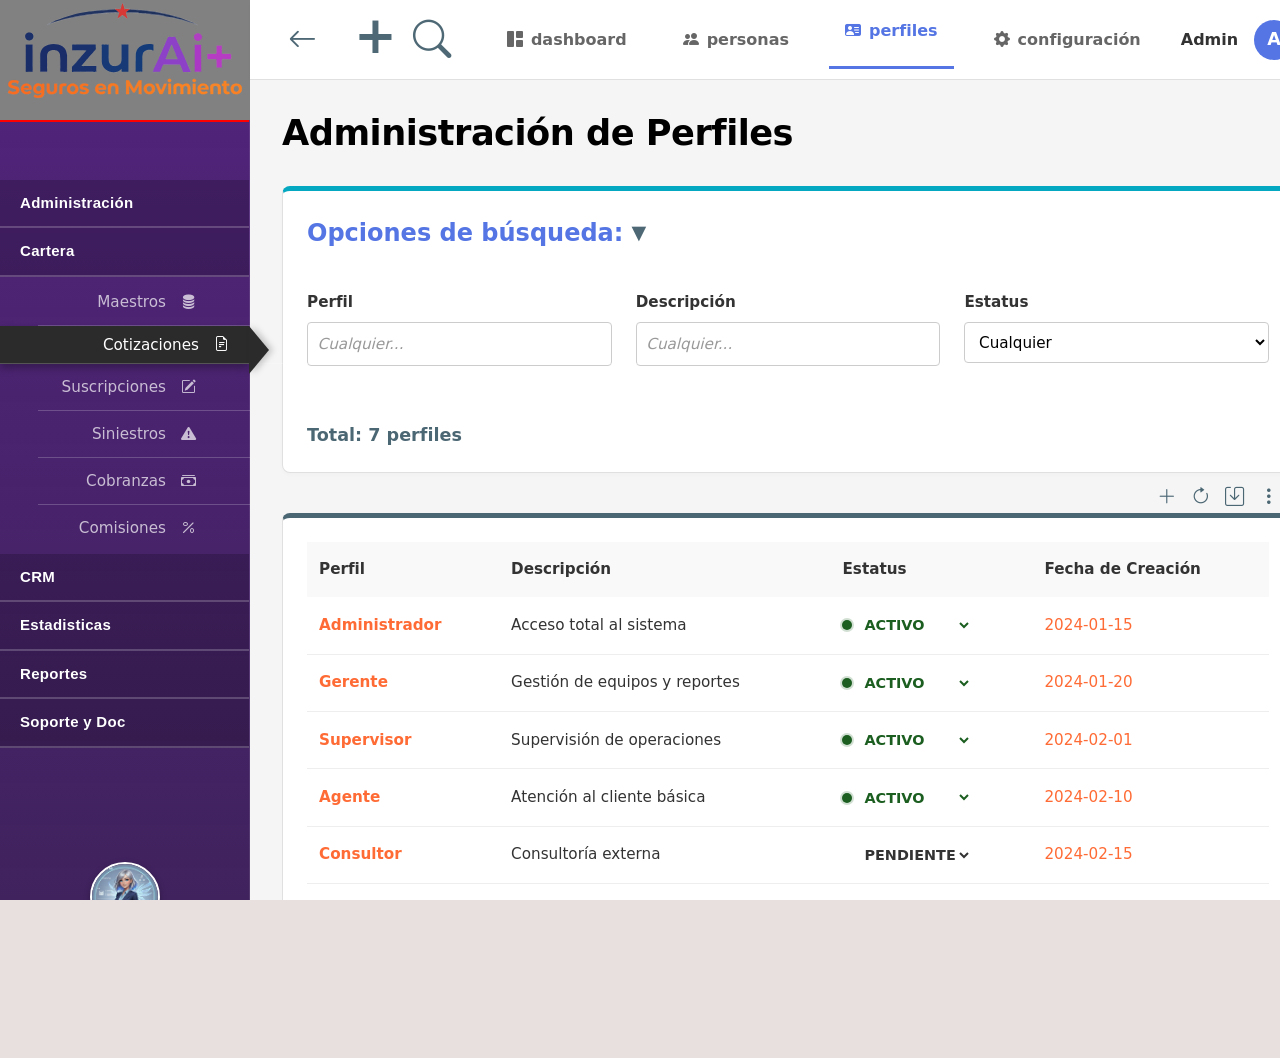
<file: Frontend_gabriel/index (7).html>
<!DOCTYPE html>
<html lang="es">
<head>
    <link rel="stylesheet" href="styles.css" />
    <link rel="stylesheet" href="https://cdn.jsdelivr.net/npm/bootstrap-icons@1.11.3/font/bootstrap-icons.min.css" />
    <link href="https://fonts.googleapis.com/css2?family=Montserrat:wght@300;400;500;600&display=swap" rel="stylesheet" />
    <link href="https://cdn.jsdelivr.net/npm/bootstrap@5.3.2/dist/css/bootstrap.min.css" rel="stylesheet" />
    <meta charset="UTF-8" />
    <meta name="viewport" content="width=device-width, initial-scale=1.0" />
    <title>InzurAI+ · Seguros en Movimiento</title>
</head>
<body>
    <div class="container-fluid p-0 d-flex">
        <!-- SIDEBAR -->
        <aside class="sidebar" id="sidebar">
            <div class="logo-section">
                <img src="Imagenes/Inzur (1) (1).svg" alt="Zynapxe" class="logo-img" />
            </div>
            <div class="sidebar-red-line"></div>
            <!-- Accordion menus -->
            <div class="accordion">
                <div class="acc-item">
                    <button class="acc-header">Administración</button>
                    <div class="acc-body">
                        <ul class="acc-list">
                            <li><a href="#" class="acc-link" id="linkUsuariosAdmin">Perfiles</a><i class="bi bi-people-fill"></i></li>
                            <li><a href="#" class="acc-link" id="linkUsuariosAdmin">Usuarios</a><i class="bi bi-people-fill"></i></li>
                            <li><a href="#" class="acc-link">Accesos</a><i class="bi bi-shield-lock-fill"></i></li>
                            <li><a href="#" class="acc-link">Auditoria</a><i class="bi bi-journal-text"></i></li>
                        </ul>
                    </div>
                </div>
                <div class="acc-item open">
                    <div id="marker"></div>
                    <button class="acc-header">Cartera</button>
                    <div class="acc-body">
                        <ul class="acc-list">
                            <li>Maestros<i class="bi bi-database-fill"></i></li>
                            <li class="active">Cotizaciones<i class="bi bi-file-earmark-text"></i></li>
                            <li>Suscripciones<i class="bi bi-pencil-square"></i></li>
                            <li>Siniestros<i class="bi bi-exclamation-triangle-fill"></i></li>
                            <li>Cobranzas<i class="bi bi-cash-stack"></i></li>
                            <li>Comisiones<i class="bi bi-percent"></i></li>
                        </ul>
                    </div>
                </div>
                <div class="acc-item">
                    <button class="acc-header">CRM</button>
                    <div class="acc-body">
                        <ul class="acc-list">
                            <li><a href="#" class="acc-link">Calendario</a><i class="bi bi-calendar3"></i></li>
                            <li><a href="#" class="acc-link">Notificaciones</a><i class="bi bi-bell-fill"></i></li>
                            <li><a href="#" class="acc-link">Recordatorios</a><i class="bi bi-alarm-fill"></i></li>
                            <li><a href="#" class="acc-link">Eventos</a><i class="bi bi-flag-fill"></i></li>
                            <li><a href="#" class="acc-link">Campañas</a><i class="bi bi-megaphone-fill"></i></li>
                            <li><a href="#" class="acc-link">impacto</a><i class="bi bi-graph-up-arrow"></i></li>
                        </ul>
                    </div>
                </div>
                <div class="acc-item">
                    <button class="acc-header">Estadisticas</button>
                    <div class="acc-body">
                        <ul class="acc-list">
                            <li><a href="#" class="acc-link">Cotizaciones</a><i class="bi bi-pie-chart-fill"></i></li>
                            <li><a href="#" class="acc-link">Suscripciones</a><i class="bi bi-check-circle-fill"></i></li>
                            <li><a href="#" class="acc-link">Cobranzas</a><i class="bi bi-currency-dollar"></i></li>
                            <li><a href="#" class="acc-link">Siniestros</a><i class="bi bi-activity"></i></li>
                            <li><a href="#" class="acc-link">Comisiones</a><i class="bi bi-calculator-fill"></i></li>
                        </ul>
                    </div>
                </div>
                <div class="acc-item">
                    <button class="acc-header">Reportes</button>
                    <div class="acc-body">
                        <ul class="acc-list">
                            <li><a href="#" class="acc-link">Carteras</a><i class="bi bi-folder-fill"></i></li>
                            <li><a href="#" class="acc-link">Siniestros</a><i class="bi bi-file-earmark-excel-fill"></i></li>
                            <li><a href="#" class="acc-link">Cobranzas</a><i class="bi bi-file-earmark-pdf-fill"></i></li>
                        </ul>
                    </div>
                </div>
                <div class="acc-item">
                    <button class="acc-header">Soporte y Doc</button>
                    <div class="acc-body">
                        <ul class="acc-list">
                            <li id="li-soporte" style="position: relative;">
                                <a href="#" id="btn-soporte" class="acc-link">Soporte <i class="bi bi-headset ms-2"></i></a>
                                <div id="flyout-soporte" class="menu-externo-inzur">
                                    <div class="menu-externo-titulo">Área de Soporte</div>
                                    <ul>
                                        <li><a href="#"><i class="bi bi-ticket-detailed me-2"></i> Crear Tickets</a></li>
                                        <li><a href="#"><i class="bi bi-envelope-paper me-2"></i> Solicitudes</a></li>
                                        <li><a href="#"><i class="bi bi-clock-history me-2"></i> Historial</a></li>
                                    </ul>
                                </div>
                            </li>
                            <li id="li-doc" style="position: relative;">
                                <a href="#" id="btn-doc" class="acc-link">Documentacion <i class="bi bi-book-fill ms-2"></i></a>
                                <div id="flyout-doc" class="menu-externo-inzur">
                                    <div class="menu-externo-titulo">Docs y Guías</div>
                                    <ul>
                                        <li><a href="#"><i class="bi bi-question-circle me-2"></i> FAC</a></li>
                                        <li><a href="#"><i class="bi bi-diagram-3 me-2"></i> Arquitectura</a></li>
                                        <li><a href="#"><i class="bi bi-journal-text me-2"></i> Historial de uso</a></li>
                                    </ul>
                                </div>
                            </li>
                        </ul>
                    </div>
                </div>
            </div>
            <!-- Avatar box -->
            <div class="avatar-box">
                <div class="red-line"></div>
                <div class="avatar-wrap avatar-trigger-wrap">
                    <button type="button" class="avatar-btn" aria-label="Menú de usuario" id="avatarMenuBtn">
                        <img src="Imagenes/IA.PNG" alt="Avatar" class="avatar-img" />
                    </button>
                    <div class="avatar-dropdown" id="avatarDropdown">
                        <a href="#" class="avatar-dropdown-item">Cerrar Sesión</a>
                        <a href="#" class="avatar-dropdown-item">Cambiar Clave</a>
                        <a href="#" class="avatar-dropdown-item">Editar Perfil</a>
                    </div>
                </div>
                <div class="avatar-card">
                    <div class="username">ADMIN</div>
                    <span class="user-date" id="fecha-actual"></span>
                    <div class="user-role">Administrador</div>
                </div>
            </div>
        </aside>

        <!-- MAIN CONTENT - DASHBOARD -->
        <main class="main-content-wrapper">
            <div class="main-dashboard" id="dashboardMain">
                <div class="top-navbar">
                    <!-- Botón volver atrás (sin fondo) -->
                    <div class="btn-back" onclick="history.back()">
                        <i class="bi bi-arrow-left"></i>
                    </div>

                    <div class="action-buttons">
                        <div class="btn-action plus" onclick="crearNuevoUsuario()">+</div>
                        <div class="btn-action lupa" onclick="buscarUsuarios()">
                            <i class="bi bi-search"></i>
                        </div>
                    </div>

                    <div class="nav-item" id="navDashboard" onclick="cambiarSeccion('dashboard')">
                        <i class="bi bi-grid-1x2-fill"></i>
                        <span>dashboard</span>
                    </div>
                    <div class="nav-item" id="navPersonas" onclick="cambiarSeccion('personas')">
                        <i class="bi bi-people-fill"></i>
                        <span>personas</span>
                    </div>
                    <div class="nav-item active" id="navPerfiles" onclick="cambiarSeccion('perfiles')">
                        <i class="bi bi-person-vcard-fill"></i>
                        <span>perfiles</span>
                    </div>
                    <div class="nav-item" id="navConfiguracion" onclick="cambiarSeccion('configuracion')">
                        <i class="bi bi-gear-fill"></i>
                        <span>configuración</span>
                    </div>
                    <div class="user-section">
                        <span class="user-name" id="userDisplay">Admin</span>
                        <div class="user-avatar">A</div>
                    </div>
                </div>

                <div class="main-content">
                    <div class="page-header">
                        <h1 id="pageTitle">Administración de Perfiles</h1>
                        <div class="filter-text" id="filterIndicator">
                            <span>Filtro</span> | Todos los registros
                        </div>
                    </div>

                    <!-- Search section (Opciones de búsqueda) - SOLO EN PERFILES -->
                    <div class="search-section" id="searchSection">
                        <div class="search-title" onclick="toggleFilters()">
                            Opciones de búsqueda:
                            <span class="arrow" id="searchArrow">▼</span>
                        </div>
                        <div class="filters-container" id="filtersContainer">
                            <div class="filters-grid">
                                <div class="filter-item">
                                    <label id="filterLabel1">Perfil</label>
                                    <input type="text" id="filterPerson" placeholder="Cualquier..." onkeyup="aplicarFiltros()" />
                                </div>
                                <div class="filter-item">
                                    <label id="filterLabel2">Descripción</label>
                                    <input type="text" id="filterEmail" placeholder="Cualquier..." onkeyup="aplicarFiltros()" />
                                </div>
                                <div class="filter-item">
                                    <label id="filterLabel3">Estatus</label>
                                    <select id="filterOrganization" onchange="aplicarFiltros()">
                                        <option value="">Cualquier</option>
                                        <option value="ACTIVO">ACTIVO</option>
                                        <option value="INACTIVO">INACTIVO</option>
                                        <option value="PENDIENTE">PENDIENTE</option>
                                    </select>
                                </div>
                            </div>
                        </div>
                        <div class="total-objects" id="totalObjects">Total: 7 perfiles</div>
                    </div>

                    <!-- Tabla con botones -->
                    <div class="table-container" id="tableContainer">
                        <div class="table-actions-header">
                            <i class="bi bi-plus-lg action-icon" onclick="crearNuevoUsuario()" title="Agregar"></i>
                            <i class="bi bi-arrow-clockwise action-icon" onclick="aplicarFiltros()" title="Refrescar"></i>
                            <!-- Botón guardar (sin fondo azul) -->
                            <i class="bi bi-save action-icon" onclick="guardarCambios()" title="Guardar"></i>
                            <!-- Botón de tres puntos con menú -->
                            <div class="dropdown three-dots-dropdown">
                                <i class="bi bi-three-dots-vertical action-icon" data-bs-toggle="dropdown" aria-expanded="false" title="Más opciones"></i>
                                <ul class="dropdown-menu">
                                    <li><a class="dropdown-item" href="#" onclick="editarPerfil()">Editar</a></li>
                                    <li><a class="dropdown-item" href="#" onclick="agregarPerfil()">Agregar</a></li>
                                    <li><a class="dropdown-item" href="#" onclick="verPerfil()">Ver perfil</a></li>
                                </ul>
                            </div>
                        </div>

                        <table class="crud-table" id="personasTable">
                            <thead id="tableHeaders">
                                <tr>
                                    <th id="header1">Perfil</th>
                                    <th id="header2">Descripción</th>
                                    <th id="header3">Estatus</th>
                                    <th id="header4">Fecha de Creación</th>
                                </tr>
                            </thead>
                            <tbody id="tableBody"></tbody>
                        </table>

                        <div class="pagination-container">
                            <div class="pagination-buttons">
                                <button class="btn-pagination" onclick="paginaAnterior()" id="btnPrev" disabled>Anterior</button>
                                <button class="btn-pagination" onclick="paginaSiguiente()" id="btnNext">Siguiente</button>
                            </div>
                            <div class="per-page">
                                <span id="pageInfo">Página 1 de 2</span>
                                <span class="items-total" id="totalItems">7 items</span>
                            </div>
                        </div>
                    </div>
                </div>
            </div>
        </main>
    </div>

    <!-- MODAL -->
    <div class="modal" id="modalPersona">
        <div class="modal-content">
            <div class="ticket-header">
                <h1 id="modalTitle">Create Molkobain Ticket</h1>
                <p class="subtitle" id="displayNombre">Create Molkobain Ticket</p>
            </div>
            <div class="ticket-section">
                <h2 id="modalSectionTitle">Información de la Persona</h2>
                <table class="info-table" id="modalTable">
                    <tr id="modalRow1">
                        <td id="modalLabel1">Nombre:</td>
                        <td><input type="text" id="editNombre" placeholder="Nombre" /></td>
                    </tr>
                    <tr id="modalRow2">
                        <td id="modalLabel2">Apellido:</td>
                        <td><input type="text" id="editApellido" placeholder="Apellido" /></td>
                    </tr>
                    <tr id="modalRow3">
                        <td id="modalLabel3">Email:</td>
                        <td><input type="email" id="editEmail" placeholder="Email" /></td>
                    </tr>
                    <tr id="modalRow4" style="display: table-row;">
                        <td id="modalLabel4">Organización:</td>
                        <td>
                            <select id="editOrganizacion">
                                <option value="Démó">Démó</option>
                                <option value="IT Department">IT Department</option>
                                <option value="Corretaje Central">Corretaje Central</option>
                            </select>
                        </td>
                    </tr>
                    <tr id="modalRow5">
                        <td id="modalLabel5">Estado:</td>
                        <td>
                            <select id="editEstado">
                                <option value="CREADO">CREADO</option>
                                <option value="ACTIVO">ACTIVO</option>
                                <option value="INACTIVO">INACTIVO</option>
                            </select>
                        </td>
                    </tr>
                </table>
            </div>
            <div class="modal-actions">
                <button class="btn-cancelar" onclick="cerrarModal()">Cancelar</button>
                <button class="btn-guardar" onclick="guardarPersona()">Guardar</button>
            </div>
        </div>
    </div>

    <!-- SCRIPTS -->
    <script>
        // ===== DATOS ORIGINALES PARA CADA SECCIÓN =====
        
        // Datos originales de personas (para dashboard)
        const datosPersonasOriginal = [
            { id: 1, nombre: 'Agathe', apellido: 'Chiriac', organizacion: 'Démó', estado: 'ACTIVO', email: 'agathe.chiriac@demo.com' },
            { id: 2, nombre: 'Anna', apellido: 'Gavaldà', organizacion: 'IT Department', estado: 'ACTIVO', email: 'annav@gavalda.it.com' },
            { id: 3, nombre: 'Bence', apellido: 'Varga', organizacion: 'Démó', estado: 'CREADO', email: 'varga.bencev@gmail.com' },
            { id: 4, nombre: 'Borca', apellido: 'Sáez', organizacion: 'IT Department', estado: 'ACTIVO', email: 'borca.saez@unipd.it' },
            { id: 5, nombre: 'Charles', apellido: 'Armour', organizacion: 'IT Department', estado: 'ACTIVO', email: 'charles.armour@it.com' },
            { id: 6, nombre: 'Charles', apellido: 'Patton', organizacion: 'IT Department', estado: 'INACTIVO', email: 'charles.patton@it.com' },
            { id: 7, nombre: 'Claude', apellido: 'Monnet', organizacion: 'Démó', estado: 'ACTIVO', email: 'claude.monnet@democons' }
        ];

        // Datos para perfiles (NUEVOS)
        const datosPerfiles = [
            { id: 1, nombre: 'Administrador', apellido: 'Acceso total al sistema', organizacion: 'ACTIVO', estado: 'ACTIVO', email: '2024-01-15' },
            { id: 2, nombre: 'Gerente', apellido: 'Gestión de equipos y reportes', organizacion: 'ACTIVO', estado: 'ACTIVO', email: '2024-01-20' },
            { id: 3, nombre: 'Supervisor', apellido: 'Supervisión de operaciones', organizacion: 'ACTIVO', estado: 'ACTIVO', email: '2024-02-01' },
            { id: 4, nombre: 'Agente', apellido: 'Atención al cliente básica', organizacion: 'ACTIVO', estado: 'ACTIVO', email: '2024-02-10' },
            { id: 5, nombre: 'Consultor', apellido: 'Consultoría externa', organizacion: 'PENDIENTE', estado: 'PENDIENTE', email: '2024-02-15' },
            { id: 6, nombre: 'Analista', apellido: 'Análisis de datos', organizacion: 'ACTIVO', estado: 'ACTIVO', email: '2024-02-20' },
            { id: 7, nombre: 'Invitado', apellido: 'Acceso limitado de lectura', organizacion: 'INACTIVO', estado: 'INACTIVO', email: '2024-02-25' }
        ];

        // Variable actual
        let personas = [...datosPerfiles]; // Iniciamos en perfiles
        let personasFiltradas = [...personas];
        let personaEditandoId = null;
        let paginaActual = 1;
        const itemsPorPagina = 5;

        // Elementos DOM
        const dashboardMain = document.getElementById('dashboardMain');
        const modal = document.getElementById('modalPersona');
        const tableBody = document.getElementById('tableBody');
        const totalObjects = document.getElementById('totalObjects');
        const userDisplay = document.getElementById('userDisplay');
        const pageTitle = document.getElementById('pageTitle');
        const filterIndicator = document.getElementById('filterIndicator');
        const searchSection = document.getElementById('searchSection');
        const tableContainer = document.getElementById('tableContainer');
        const btnPrev = document.getElementById('btnPrev');
        const btnNext = document.getElementById('btnNext');
        const pageInfo = document.getElementById('pageInfo');
        const totalItems = document.getElementById('totalItems');
        const filterPerson = document.getElementById('filterPerson');
        const filterEmail = document.getElementById('filterEmail');
        const filterOrganization = document.getElementById('filterOrganization');
        const navDashboard = document.getElementById('navDashboard');
        const navPersonas = document.getElementById('navPersonas');
        const navPerfiles = document.getElementById('navPerfiles');
        const navConfiguracion = document.getElementById('navConfiguracion');
        
        // Elementos de headers de tabla
        const header1 = document.getElementById('header1');
        const header2 = document.getElementById('header2');
        const header3 = document.getElementById('header3');
        const header4 = document.getElementById('header4');
        
        // Elementos de filtros
        const filterLabel1 = document.getElementById('filterLabel1');
        const filterLabel2 = document.getElementById('filterLabel2');
        const filterLabel3 = document.getElementById('filterLabel3');
        
        // Elementos del modal
        const modalTitle = document.getElementById('modalTitle');
        const modalSectionTitle = document.getElementById('modalSectionTitle');
        const displayNombre = document.getElementById('displayNombre');
        const modalRow1 = document.getElementById('modalRow1');
        const modalRow2 = document.getElementById('modalRow2');
        const modalRow3 = document.getElementById('modalRow3');
        const modalRow4 = document.getElementById('modalRow4');
        const modalRow5 = document.getElementById('modalRow5');
        const modalLabel1 = document.getElementById('modalLabel1');
        const modalLabel2 = document.getElementById('modalLabel2');
        const modalLabel3 = document.getElementById('modalLabel3');
        const modalLabel4 = document.getElementById('modalLabel4');
        const modalLabel5 = document.getElementById('modalLabel5');
        const editOrganizacion = document.getElementById('editOrganizacion');

        // ===== FUNCIÓN PARA CONFIGURAR VISTA DE PERFILES =====
        function configurarVistaPerfiles() {
            // Cambiar título
            pageTitle.textContent = 'Administración de Perfiles';
            
            // Mostrar search section
            searchSection.style.display = 'block';
            filterIndicator.style.display = 'none';
            
            // Cambiar headers de tabla
            header1.textContent = 'Perfil';
            header2.textContent = 'Descripción';
            header3.textContent = 'Estatus';
            header4.textContent = 'Fecha de Creación';
            
            // Cambiar labels de filtros
            filterLabel1.textContent = 'Perfil';
            filterLabel2.textContent = 'Descripción';
            filterLabel3.textContent = 'Estatus';
            
            // Cambiar opciones del select de estatus
            filterOrganization.innerHTML = `
                <option value="">Cualquier</option>
                <option value="ACTIVO">ACTIVO</option>
                <option value="INACTIVO">INACTIVO</option>
                <option value="PENDIENTE">PENDIENTE</option>
            `;
            
            // Cargar datos de perfiles
            personas = JSON.parse(JSON.stringify(datosPerfiles));
            personasFiltradas = [...personas];
            
            // Actualizar total
            totalObjects.textContent = `Total: ${personas.length} perfiles`;
        }

        // ===== FUNCIÓN PARA CONFIGURAR VISTA DE DASHBOARD (personas) =====
        function configurarVistaDashboard() {
            // Cambiar título
            pageTitle.textContent = 'Buscar personas';
            
            // Mostrar search section
            searchSection.style.display = 'block';
            filterIndicator.style.display = 'flex';
            
            // Cambiar headers de tabla (originales)
            header1.textContent = 'Persona';
            header2.textContent = 'Apellido';
            header3.textContent = 'Organización';
            header4.textContent = 'Email';
            
            // Añadir columna Estado si no existe (pero en nuestro HTML ya existe)
            // Los headers son 4 pero en dashboard hay 5 columnas, necesitamos ajustar
            // Por simplicidad, mantenemos la estructura actual y ajustamos en renderizado
            
            // Cambiar labels de filtros (originales)
            filterLabel1.textContent = 'Persona';
            filterLabel2.textContent = 'Email';
            filterLabel3.textContent = 'Organización';
            
            // Cambiar opciones del select de organización
            filterOrganization.innerHTML = `
                <option value="">Cualquier</option>
                <option value="Démó">Démó</option>
                <option value="IT Department">IT Department</option>
                <option value="Corretaje Central">Corretaje Central</option>
            `;
            
            // Cargar datos originales de personas
            personas = JSON.parse(JSON.stringify(datosPersonasOriginal));
            personasFiltradas = [...personas];
            
            // Actualizar total
            totalObjects.textContent = `Total: ${personas.length} personas`;
        }

        // ===== FUNCIÓN PARA CONFIGURAR VISTA DE PERSONAS (gestión) =====
        function configurarVistaPersonas() {
            // Cambiar título
            pageTitle.textContent = 'Gestión de Personas';
            
            // Ocultar search section
            searchSection.style.display = 'none';
            filterIndicator.style.display = 'none';
            
            // Mantener headers igual que dashboard pero podrían ser diferentes
            header1.textContent = 'Persona';
            header2.textContent = 'Apellido';
            header3.textContent = 'Organización';
            header4.textContent = 'Email';
            
            // Cargar datos originales de personas
            personas = JSON.parse(JSON.stringify(datosPersonasOriginal));
            personasFiltradas = [...personas];
            
            // Actualizar total
            totalObjects.textContent = `Total: ${personas.length} personas`;
        }

        // ===== FUNCIÓN PARA CONFIGURAR VISTA DE CONFIGURACIÓN =====
        function configurarVistaConfiguracion() {
            pageTitle.textContent = 'Configuración del Sistema';
            searchSection.style.display = 'none';
            filterIndicator.style.display = 'none';
            
            // Datos de ejemplo para configuración (podrían ser otros)
            personas = JSON.parse(JSON.stringify(datosPersonasOriginal));
            personasFiltradas = [...personas];
        }

        // ===== FUNCIÓN CAMBIAR SECCIÓN =====
        function cambiarSeccion(seccion) {
            // Quitar active de todos
            navDashboard.classList.remove('active');
            navPersonas.classList.remove('active');
            navPerfiles.classList.remove('active');
            navConfiguracion.classList.remove('active');

            if (seccion === 'dashboard') {
                navDashboard.classList.add('active');
                configurarVistaDashboard();
            } else if (seccion === 'personas') {
                navPersonas.classList.add('active');
                configurarVistaPersonas();
            } else if (seccion === 'perfiles') {
                navPerfiles.classList.add('active');
                configurarVistaPerfiles();
            } else if (seccion === 'configuracion') {
                navConfiguracion.classList.add('active');
                configurarVistaConfiguracion();
            }
            
            // Reset paginación y renderizar
            paginaActual = 1;
            renderizarTabla();
        }

        // ===== TOGGLE FILTROS =====
        function toggleFilters() {
            const container = document.getElementById('filtersContainer');
            const arrow = document.getElementById('searchArrow');
            container.classList.toggle('collapsed');
            arrow.classList.toggle('rotated');
        }

        // ===== CREAR NUEVO USUARIO/PERFIL =====
        function crearNuevoUsuario() {
            personaEditandoId = null;
            
            if (navPerfiles.classList.contains('active')) {
                // Modal para perfiles
                modalTitle.textContent = 'Create New Profile';
                modalSectionTitle.textContent = 'Información del Perfil';
                displayNombre.textContent = 'Create New Profile';
                
                // Cambiar labels del modal
                modalLabel1.textContent = 'Perfil:';
                modalLabel2.textContent = 'Descripción:';
                modalLabel3.textContent = 'Fecha de Creación:';
                modalLabel4.textContent = 'Estatus:';
                modalRow4.style.display = 'table-row';
                modalLabel5.textContent = ''; // Ocultar fila extra
                
                // Cambiar placeholders
                document.getElementById('editNombre').placeholder = 'Nombre del perfil';
                document.getElementById('editApellido').placeholder = 'Descripción';
                document.getElementById('editEmail').placeholder = 'YYYY-MM-DD';
                
                // Valores por defecto
                document.getElementById('editNombre').value = '';
                document.getElementById('editApellido').value = '';
                document.getElementById('editEmail').value = '';
                
                // Configurar select de estado para perfiles
                editOrganizacion.innerHTML = `
                    <option value="ACTIVO">ACTIVO</option>
                    <option value="INACTIVO">INACTIVO</option>
                    <option value="PENDIENTE">PENDIENTE</option>
                `;
                document.getElementById('editEstado').value = 'ACTIVO';
            } else {
                // Modal para personas (original)
                modalTitle.textContent = 'Create Molkobain Ticket';
                modalSectionTitle.textContent = 'Información de la Persona';
                displayNombre.textContent = 'Create Molkobain Ticket';
                
                // Restaurar labels originales
                modalLabel1.textContent = 'Nombre:';
                modalLabel2.textContent = 'Apellido:';
                modalLabel3.textContent = 'Email:';
                modalLabel4.textContent = 'Organización:';
                modalLabel5.textContent = 'Estado:';
                
                // Restaurar placeholders
                document.getElementById('editNombre').placeholder = 'Nombre';
                document.getElementById('editApellido').placeholder = 'Apellido';
                document.getElementById('editEmail').placeholder = 'Email';
                
                // Valores por defecto
                document.getElementById('editNombre').value = '';
                document.getElementById('editApellido').value = '';
                document.getElementById('editEmail').value = '';
                
                // Restaurar select de organización
                editOrganizacion.innerHTML = `
                    <option value="Démó">Démó</option>
                    <option value="IT Department">IT Department</option>
                    <option value="Corretaje Central">Corretaje Central</option>
                `;
                document.getElementById('editOrganizacion').value = 'Démó';
                document.getElementById('editEstado').value = 'CREADO';
            }
            
            modal.classList.add('show');
        }

        // ===== BUSCAR USUARIOS (va a dashboard) =====
        function buscarUsuarios() {
            cambiarSeccion('dashboard');
            const container = document.getElementById('filtersContainer');
            const arrow = document.getElementById('searchArrow');
            if (container.classList.contains('collapsed')) {
                container.classList.remove('collapsed');
                arrow.classList.remove('rotated');
            }
            setTimeout(() => filterPerson.focus(), 100);
        }

        // ===== CAMBIAR ESTADO =====
        function cambiarEstado(id, nuevoEstado) {
            const persona = personas.find(p => p.id === id);
            if (persona) {
                persona.estado = nuevoEstado;
                if (navPerfiles.classList.contains('active')) {
                    persona.organizacion = nuevoEstado; // Para mantener consistencia
                }
                aplicarFiltros();
            }
        }

        // ===== RENDERIZAR TABLA =====
        function renderizarTabla() {
            const inicio = (paginaActual - 1) * itemsPorPagina;
            const fin = inicio + itemsPorPagina;
            const personasPaginadas = personasFiltradas.slice(inicio, fin);

            tableBody.innerHTML = '';
            
            if (navPerfiles.classList.contains('active')) {
                // RENDERIZADO PARA PERFILES
                personasPaginadas.forEach(persona => {
                    const estadoClass = persona.estado === 'ACTIVO' ? 'activo' :
                                       persona.estado === 'INACTIVO' ? 'inactivo' : 'pendiente';
                    const row = document.createElement('tr');
                    row.onclick = () => editarPersona(persona.id);
                    row.innerHTML = `
                        <td><span class="person-name">${persona.nombre}</span></td>
                        <td>${persona.apellido}</td>
                        <td>
                            <div class="status-container">
                                <span class="status-dot ${estadoClass}"></span>
                                <select class="status-select-clean ${estadoClass}" onchange="cambiarEstado(${persona.id}, this.value)" onclick="event.stopPropagation()">
                                    <option value="ACTIVO" ${persona.estado === 'ACTIVO' ? 'selected' : ''}>ACTIVO</option>
                                    <option value="INACTIVO" ${persona.estado === 'INACTIVO' ? 'selected' : ''}>INACTIVO</option>
                                    <option value="PENDIENTE" ${persona.estado === 'PENDIENTE' ? 'selected' : ''}>PENDIENTE</option>
                                </select>
                            </div>
                        </td>
                        <td><span class="email-address">${persona.email}</span></td>
                    `;
                    tableBody.appendChild(row);
                });
                
                totalObjects.textContent = `Total: ${personasFiltradas.length} perfiles`;
                totalItems.textContent = `${personasFiltradas.length} items`;
            } else {
                // RENDERIZADO PARA PERSONAS (ORIGINAL)
                personasPaginadas.forEach(persona => {
                    const estadoClass = persona.estado === 'CREADO' ? 'creado' :
                                       persona.estado === 'ACTIVO' ? 'activo' : 'inactivo';
                    const row = document.createElement('tr');
                    row.onclick = () => editarPersona(persona.id);
                    row.innerHTML = `
                        <td><span class="person-name">${persona.nombre} ${persona.apellido}</span></td>
                        <td>${persona.apellido}</td>
                        <td><span class="organization-name">${persona.organizacion}</span></td>
                        <td><span class="email-address">${persona.email}</span></td>
                        <td>
                            <div class="status-container">
                                <span class="status-dot ${estadoClass}"></span>
                                <select class="status-select-clean ${estadoClass}" onchange="cambiarEstado(${persona.id}, this.value)" onclick="event.stopPropagation()">
                                    <option value="CREADO" ${persona.estado === 'CREADO' ? 'selected' : ''}>CREADO</option>
                                    <option value="ACTIVO" ${persona.estado === 'ACTIVO' ? 'selected' : ''}>ACTIVO</option>
                                    <option value="INACTIVO" ${persona.estado === 'INACTIVO' ? 'selected' : ''}>INACTIVO</option>
                                </select>
                            </div>
                        </td>
                    `;
                    tableBody.appendChild(row);
                });
                
                totalObjects.textContent = `Total: ${personasFiltradas.length} personas`;
                totalItems.textContent = `${personasFiltradas.length} items`;
            }

            // Paginación
            const totalPaginas = Math.ceil(personasFiltradas.length / itemsPorPagina);
            pageInfo.textContent = `Página ${paginaActual} de ${totalPaginas || 1}`;
            btnPrev.disabled = paginaActual === 1;
            btnNext.disabled = paginaActual === totalPaginas || totalPaginas === 0;
        }

        // ===== APLICAR FILTROS =====
        function aplicarFiltros() {
            const filterPerson = document.getElementById('filterPerson').value.toLowerCase();
            const filterEmail = document.getElementById('filterEmail').value.toLowerCase();
            const filterOrg = document.getElementById('filterOrganization').value;

            personasFiltradas = personas.filter(persona => {
                if (navPerfiles.classList.contains('active')) {
                    // Filtros para perfiles
                    const cumplePerfil = !filterPerson || persona.nombre.toLowerCase().includes(filterPerson);
                    const cumpleDescripcion = !filterEmail || persona.apellido.toLowerCase().includes(filterEmail);
                    const cumpleEstatus = !filterOrg || persona.estado === filterOrg;
                    return cumplePerfil && cumpleDescripcion && cumpleEstatus;
                } else {
                    // Filtros para personas (original)
                    const nombreCompleto = `${persona.nombre} ${persona.apellido}`.toLowerCase();
                    const cumplePersona = !filterPerson || nombreCompleto.includes(filterPerson);
                    const cumpleEmail = !filterEmail || persona.email.toLowerCase().includes(filterEmail);
                    const cumpleOrg = !filterOrg || persona.organizacion === filterOrg;
                    return cumplePersona && cumpleEmail && cumpleOrg;
                }
            });

            paginaActual = 1;
            renderizarTabla();
        }

        // ===== PAGINACIÓN =====
        function paginaAnterior() {
            if (paginaActual > 1) {
                paginaActual--;
                renderizarTabla();
            }
        }

        function paginaSiguiente() {
            const totalPaginas = Math.ceil(personasFiltradas.length / itemsPorPagina);
            if (paginaActual < totalPaginas) {
                paginaActual++;
                renderizarTabla();
            }
        }

        // ===== EDITAR PERSONA/PERFIL =====
        function editarPersona(id) {
            const persona = personas.find(p => p.id === id);
            if (persona) {
                personaEditandoId = id;
                
                if (navPerfiles.classList.contains('active')) {
                    // Modal para editar perfil
                    modalTitle.textContent = 'Edit Profile';
                    modalSectionTitle.textContent = 'Información del Perfil';
                    displayNombre.textContent = `Edit: ${persona.nombre}`;
                    
                    modalLabel1.textContent = 'Perfil:';
                    modalLabel2.textContent = 'Descripción:';
                    modalLabel3.textContent = 'Fecha de Creación:';
                    modalLabel4.textContent = 'Estatus:';
                    modalRow4.style.display = 'table-row';
                    
                    document.getElementById('editNombre').value = persona.nombre;
                    document.getElementById('editApellido').value = persona.apellido;
                    document.getElementById('editEmail').value = persona.email;
                    
                    editOrganizacion.innerHTML = `
                        <option value="ACTIVO">ACTIVO</option>
                        <option value="INACTIVO">INACTIVO</option>
                        <option value="PENDIENTE">PENDIENTE</option>
                    `;
                    document.getElementById('editEstado').value = persona.estado;
                } else {
                    // Modal para editar persona (original)
                    modalTitle.textContent = 'Edit Molkobain Ticket';
                    modalSectionTitle.textContent = 'Información de la Persona';
                    displayNombre.textContent = `Edit: ${persona.nombre} ${persona.apellido}`;
                    
                    modalLabel1.textContent = 'Nombre:';
                    modalLabel2.textContent = 'Apellido:';
                    modalLabel3.textContent = 'Email:';
                    modalLabel4.textContent = 'Organización:';
                    modalLabel5.textContent = 'Estado:';
                    
                    document.getElementById('editNombre').value = persona.nombre;
                    document.getElementById('editApellido').value = persona.apellido;
                    document.getElementById('editEmail').value = persona.email;
                    
                    editOrganizacion.innerHTML = `
                        <option value="Démó">Démó</option>
                        <option value="IT Department">IT Department</option>
                        <option value="Corretaje Central">Corretaje Central</option>
                    `;
                    document.getElementById('editOrganizacion').value = persona.organizacion;
                    document.getElementById('editEstado').value = persona.estado;
                }
                
                modal.classList.add('show');
            }
        }

        // ===== GUARDAR PERSONA/PERFIL =====
        function guardarPersona() {
            const nombre = document.getElementById('editNombre').value.trim();
            const apellido = document.getElementById('editApellido').value.trim();
            const email = document.getElementById('editEmail').value.trim();
            const estado = document.getElementById('editEstado').value;

            if (!nombre || !apellido || !email) {
                alert('Por favor complete los campos obligatorios');
                return;
            }

            if (personaEditandoId) {
                // Editar existente
                const index = personas.findIndex(p => p.id === personaEditandoId);
                if (index !== -1) {
                    if (navPerfiles.classList.contains('active')) {
                        personas[index] = {
                            ...personas[index],
                            nombre,
                            apellido,
                            email,
                            estado,
                            organizacion: estado
                        };
                    } else {
                        const organizacion = document.getElementById('editOrganizacion').value;
                        personas[index] = {
                            ...personas[index],
                            nombre,
                            apellido,
                            email,
                            organizacion,
                            estado
                        };
                    }
                }
            } else {
                // Crear nuevo
                const nuevoId = Math.max(...personas.map(p => p.id)) + 1;
                if (navPerfiles.classList.contains('active')) {
                    personas.push({
                        id: nuevoId,
                        nombre,
                        apellido,
                        email,
                        estado,
                        organizacion: estado
                    });
                } else {
                    const organizacion = document.getElementById('editOrganizacion').value;
                    personas.push({
                        id: nuevoId,
                        nombre,
                        apellido,
                        organizacion,
                        estado,
                        email
                    });
                }
            }

            aplicarFiltros();
            cerrarModal();
        }

        // ===== CERRAR MODAL =====
        function cerrarModal() {
            modal.classList.remove('show');
            personaEditandoId = null;
        }

        // ===== FUNCIONES PARA MENÚ DE TRES PUNTOS =====
        function editarPerfil() {
            alert('Editar perfil');
        }

        function agregarPerfil() {
            alert('Agregar perfil');
        }

        function verPerfil() {
            alert('Ver perfil');
        }

        function guardarCambios() {
            alert('Guardar cambios');
        }

        // ===== INICIALIZACIÓN =====
        document.addEventListener('DOMContentLoaded', function() {
            // Iniciar en perfiles
            cambiarSeccion('perfiles');
            
            // Accordion functionality
            document.querySelectorAll('.acc-header').forEach(function(header) {
                header.addEventListener('click', function() {
                    var item = this.parentElement;
                    var isOpen = item.classList.contains('open');
                    document.querySelectorAll('.acc-item.open').forEach(function(openItem) {
                        openItem.classList.remove('open');
                    });
                    if (!isOpen) item.classList.add('open');
                });
            });

            // Soporte y Documentación flyouts
            const btnSoporte = document.getElementById('btn-soporte');
            const liSoporte = document.getElementById('li-soporte');
            const menuSoporte = document.getElementById('flyout-soporte');
            const btnDoc = document.getElementById('btn-doc');
            const liDoc = document.getElementById('li-doc');
            const menuDoc = document.getElementById('flyout-doc');
            const enlacesSubmenu = document.querySelectorAll('.menu-externo-inzur ul li a');

            function cerrarTodos() {
                if (menuSoporte) {
                    menuSoporte.classList.remove('abierto');
                    liSoporte?.classList.remove('active');
                    btnSoporte?.classList.remove('active');
                }
                if (menuDoc) {
                    menuDoc.classList.remove('abierto');
                    liDoc?.classList.remove('active');
                    btnDoc?.classList.remove('active');
                }
            }

            if (btnSoporte) {
                btnSoporte.addEventListener('click', function(e) {
                    e.preventDefault();
                    e.stopPropagation();
                    const estabaAbierto = menuSoporte?.classList.contains('abierto');
                    cerrarTodos();
                    if (!estabaAbierto && menuSoporte) {
                        menuSoporte.classList.add('abierto');
                        liSoporte?.classList.add('active');
                        btnSoporte.classList.add('active');
                    }
                });
            }

            if (btnDoc) {
                btnDoc.addEventListener('click', function(e) {
                    e.preventDefault();
                    e.stopPropagation();
                    const estabaAbierto = menuDoc?.classList.contains('abierto');
                    cerrarTodos();
                    if (!estabaAbierto && menuDoc) {
                        menuDoc.classList.add('abierto');
                        liDoc?.classList.add('active');
                        btnDoc.classList.add('active');
                    }
                });
            }

            enlacesSubmenu.forEach(function(enlace) {
                enlace.addEventListener('click', function(e) {
                    e.stopPropagation();
                    if (menuSoporte) menuSoporte.classList.remove('abierto');
                    if (menuDoc) menuDoc.classList.remove('abierto');
                    if (this.closest('#flyout-soporte')) {
                        liSoporte?.classList.add('active');
                        btnSoporte?.classList.add('active');
                    } else if (this.closest('#flyout-doc')) {
                        liDoc?.classList.add('active');
                        btnDoc?.classList.add('active');
                    }
                });
            });

            if (menuSoporte) {
                menuSoporte.addEventListener('click', function(e) { e.stopPropagation(); });
            }
            if (menuDoc) {
                menuDoc.addEventListener('click', function(e) { e.stopPropagation(); });
            }
            document.addEventListener('click', cerrarTodos);

            // Avatar dropdown
            const avatarBtn = document.getElementById('avatarMenuBtn');
            const avatarDropdown = document.getElementById('avatarDropdown');
            if (avatarBtn && avatarDropdown) {
                avatarBtn.addEventListener('click', function(e) {
                    e.stopPropagation();
                    avatarDropdown.classList.toggle('show');
                });
                document.addEventListener('click', function() {
                    avatarDropdown.classList.remove('show');
                });
                avatarDropdown.addEventListener('click', function(e) { e.stopPropagation(); });
            }

            // Fecha actual
            const elementoFecha = document.getElementById('fecha-actual');
            if (elementoFecha) {
                const hoy = new Date();
                const opciones = { day: '2-digit', month: '2-digit', year: 'numeric' };
                elementoFecha.textContent = hoy.toLocaleDateString('es-VE', opciones);
            }

            // Selección activa en listas
            const carteraItems = document.querySelectorAll('.acc-list li:not(.soporte-li):not(.doc-li)');
            carteraItems.forEach(function(item) {
                item.addEventListener('click', function(e) {
                    e.stopPropagation();
                    carteraItems.forEach(function(li) { li.classList.remove('active'); });
                    this.classList.add('active');
                });
            });
        });

        // Exponer funciones globalmente
        window.toggleFilters = toggleFilters;
        window.crearNuevoUsuario = crearNuevoUsuario;
        window.buscarUsuarios = buscarUsuarios;
        window.editarPersona = editarPersona;
        window.cerrarModal = cerrarModal;
        window.guardarPersona = guardarPersona;
        window.aplicarFiltros = aplicarFiltros;
        window.paginaAnterior = paginaAnterior;
        window.paginaSiguiente = paginaSiguiente;
        window.cambiarEstado = cambiarEstado;
        window.cambiarSeccion = cambiarSeccion;
        window.editarPerfil = editarPerfil;
        window.agregarPerfil = agregarPerfil;
        window.verPerfil = verPerfil;
        window.guardarCambios = guardarCambios;
    </script>
    <script src="https://cdn.jsdelivr.net/npm/bootstrap@5.3.2/dist/js/bootstrap.bundle.min.js"></script>
</body>
</html>
</file>
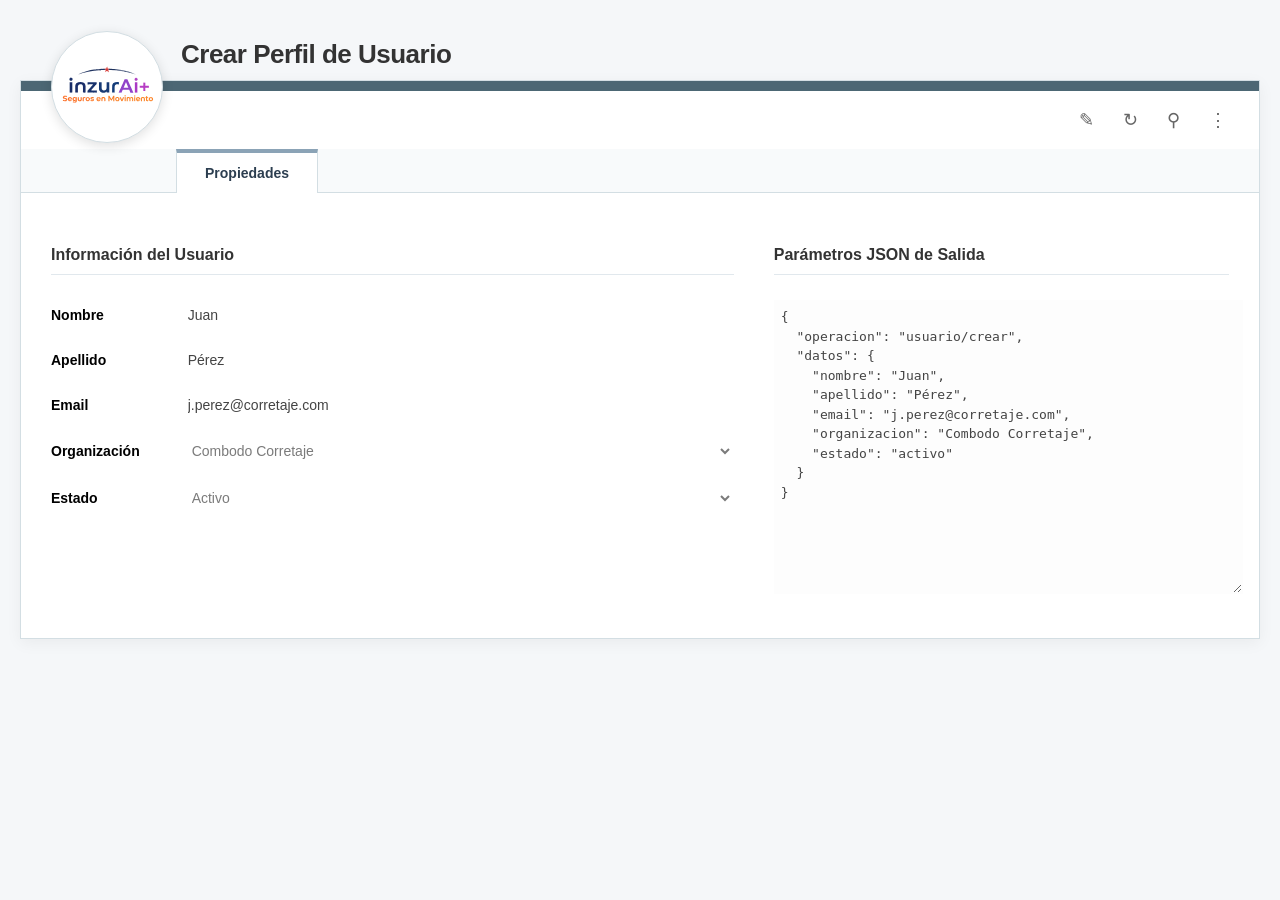
<file: Frontend_gabriel-mejorado/Crear_usuarios/index (8).html>
<!DOCTYPE html>
<html lang="es">
<head>
    <meta charset="UTF-8">
    <meta name="viewport" content="width=device-width, initial-scale=1.0">
    <link rel="stylesheet" href="style.css">
    <title>Inzur - Gestión de Usuarios</title>
</head>
<body>
    <div class="container">
        <div class="top-bar-content">
            <h1 class="main-title">Crear Perfil de Usuario</h1>
        </div>

        <div class="logo-box">
            <img src="Imagenes/Inzur (1) (1).svg" alt="inzurAi+">
        </div>

        <header class="header">
            <div class="header-actions" id="edit-trigger">
                <span class="edit-icon"> ✎ </span>  ↻   ⚲   ⋮
            </div>
        </header>

        <nav class="tabs-nav">
            <div class="tab">Propiedades</div>
        </nav>

        <main class="content-grid" id="main-container">
            <div class="col">
                <section>
                    <h2>Información del Usuario</h2>
                    <div class="row">
                        <div class="label">Nombre</div>
                        <div class="value"><input type="text" id="u-nombre" value="Juan" readonly></div>
                    </div>
                    <div class="row">
                        <div class="label">Apellido</div>
                        <div class="value"><input type="text" id="u-apellido" value="Pérez" readonly></div>
                    </div>
                    <div class="row">
                        <div class="label">Email</div>
                        <div class="value"><input type="email" id="u-email" value="j.perez@corretaje.com" readonly></div>
                    </div>
                    <div class="row">
                        <div class="label">Organización</div>
                        <div class="value">
                            <select id="u-org" disabled>
                                <option selected>Combodo Corretaje</option>
                                <option>Seguros Generales</option>
                            </select>
                        </div>
                    </div>
                    <div class="row">
                        <div class="label">Estado</div>
                        <div class="value">
                            <select id="u-estado" disabled>
                                <option value="activo" selected>Activo</option>
                                <option value="inactivo">Inactivo</option>
                                <option value="creado">Creado</option>
                            </select>
                        </div>
                    </div>
                </section>
            </div>
            <div class="col">
                <section>
                    <h2>Parámetros JSON de Salida</h2>
                    <textarea class="json-area" id="json-preview" readonly>
{
  "operacion": "usuario/crear",
  "datos": {
    "nombre": "Juan",
    "apellido": "Pérez",
    "email": "j.perez@corretaje.com",
    "organizacion": "Combodo Corretaje",
    "estado": "activo"
  }
}</textarea>
                </section>
            </div>
        </main>
    </div>

    <button class="btn-guardar-flotante" id="btn-save">GUARDAR CAMBIOS</button>

    <script>
        const editIcon = document.getElementById('edit-trigger');
        const saveBtn = document.getElementById('btn-save');
        const container = document.getElementById('main-container');
        const inputs = document.querySelectorAll('input, select, textarea');

        editIcon.addEventListener('click', () => {
            container.classList.add('editing');
            inputs.forEach(el => {
                el.removeAttribute('readonly');
                el.removeAttribute('disabled');
            });
            saveBtn.style.display = 'block';
        });

        saveBtn.addEventListener('click', () => {
            container.classList.remove('editing');
            inputs.forEach(el => {
                el.setAttribute('readonly', true);
                el.setAttribute('disabled', true);
            });
            saveBtn.style.display = 'none';
        });
    </script>
</body>
</html>
</file>
<file: Crear usuario/style.css>
:root {
    --itop-blue: #8ba3b6;
    --itop-bg: #f5f7f9;
    --itop-border: #d3dee3;
    --linea-custom: #4c6774; /* Color solicitado */
    --molkobain-orange: #e67e22;
}

body {
    font-family: 'Segoe UI', Arial, sans-serif;
    background-color: var(--itop-bg);
    margin: 0;
    padding: 80px 20px;
}

.container {
    max-width: 1250px;
    margin: 0 auto;
    background: white;
    border: 1px solid var(--itop-border);
    position: relative;
    box-shadow: 0 4px 15px rgba(0,0,0,0.05);
}

/* Título más grande y posicionado sobre la línea */
.top-bar-content {
    position: absolute;
    top: -42px; /* Ajustado para centrar con el grosor de la línea */
    left: 160px;
    z-index: 110;
}

.main-title {
    font-size: 26px; /* Texto más grande solicitado */
    margin: 0;
    font-weight: 600;
    color: #333;
    letter-spacing: -0.5px;
}

/* Logo Circular - z-index alto */
.logo-box {
    position: absolute;
    top: -55px;
    left: 30px;
    width: 110px; /* Círculo ligeramente más grande */
    height: 110px;
    background: white;
    border-radius: 50%;
    border: 1px solid var(--itop-border);
    display: flex;
    align-items: center;
    justify-content: center;
    z-index: 120;
    box-shadow: 0 3px 12px rgba(0,0,0,0.12);
    overflow: hidden;
}

/* Imagen del logo más grande dentro del círculo */
.logo-box img {
    width: 92%; /* Logo más grande solicitado */
    height: auto;
    object-fit: contain;
}

/* Línea gruesa superior */
.header {
    display: flex;
    justify-content: flex-end;
    padding: 18px 20px;
    border-top: 10px solid var(--linea-custom); /* Línea un poco más gruesa */
    background: transparent;
    position: relative;
    z-index: 10;
}

.header-actions {
    color: #666;
    font-size: 18px;
    letter-spacing: 12px;
    cursor: pointer;
}

/* Pestañas alineadas con el título */
.tabs-nav {
    display: flex;
    background: #f8fafb;
    border-bottom: 1px solid var(--itop-border);
    padding-left: 155px;
}

.tab {
    padding: 12px 28px;
    font-size: 14px;
    color: #2c3e50;
    background: white;
    border-left: 1px solid var(--itop-border);
    border-right: 1px solid var(--itop-border);
    border-top: 4px solid var(--itop-blue);
    font-weight: bold;
    margin-bottom: -1px;
}

/* Grid de contenido */
.content-grid {
    display: grid;
    grid-template-columns: 1.2fr 0.8fr;
    gap: 40px;
    padding: 40px 30px;
}

h2 {
    font-size: 16px;
    color: #333;
    border-bottom: 1px solid #e1e8ed;
    padding-bottom: 10px;
    margin-bottom: 25px;
}

.row { display: flex; margin-bottom: 15px; align-items: center; }
.label { width: 160px; font-weight: 600; color: #000; font-size: 14px; }
.value { width: 100%; }

input, select, textarea {
    width: 100%;
    border: 1px solid transparent;
    background: transparent;
    font-size: 14px;
    padding: 6px;
    outline: none;
    color: #444;
}

.editing input, .editing select, .editing textarea {
    border: 1px solid #3498db;
    background: #fff;
}

.json-area {
    font-family: 'Consolas', 'Monaco', monospace;
    min-height: 280px;
    background: #fdfdfd !important;
    font-size: 13px;
    line-height: 1.5;
}

.btn-guardar-flotante {
    display: none;
    position: fixed;
    bottom: 30px;
    right: 30px;
    background: var(--molkobain-orange);
    color: white;
    padding: 14px 35px;
    border-radius: 40px;
    border: none;
    font-weight: bold;
    cursor: pointer;
    box-shadow: 0 5px 15px rgba(0,0,0,0.3);
}
</file>
<file: Perfiles de usuario/styles.css>
/* ===== FUENTES Y VARIABLES ===== */
@import url('https://fonts.googleapis.com/css2?family=Open+Sans:wght@400;600;700&display=swap');
@import url('https://fonts.googleapis.com/css2?family=Montserrat:wght@300;400;500;600&display=swap');

:root {
    --sidebar-bg: rgb(82, 36, 125);
    --sidebar-bg-light: rgba(40, 10, 70, 0.9);
    --item-bg-light: rgba(255, 255, 255, 0.1);
    --item-bg-dark: rgba(0, 0, 0, 0.2);
    --accent-white: #ffffff;
    --transition: all 0.3s ease;
}

* {
    margin: 0;
    padding: 0;
    box-sizing: border-box;
}

body, html {
    margin: 0;
    padding: 0;
    height: 100%;
    font-family: 'Montserrat', sans-serif;
    background: #E8E0DF;
    overflow-x: hidden;
}

.container-fluid {
    display: flex;
    min-height: 100vh;
    width: 100%;
    padding: 0;
}

/* ===== SIDEBAR ===== */
.sidebar {
    width: 300px;
    background: linear-gradient(to bottom, var(--sidebar-bg), var(--sidebar-bg-light));
    padding: 50px 0;
    border-right: 1px solid rgba(255,255,255,0.2);
    position: relative;
    min-height: 100vh;
    display: flex;
    flex-direction: column;
    overflow: visible !important;
    flex-shrink: 0;
}

.sidebar-red-line {
    width: 100%;
    height: 1.5px;
    background-color: #ff0000;
    margin: 118px 0 400px 0;
    position: absolute;
}

.logo-section {
    padding: 15px 50px 0px 50px;
    display: flex;
    justify-content: flex-start;
    align-items: center;
    text-align: center;
    width: 100%;
    margin-top: 20px;
}

.logo-img {
    max-width: 300px;
    width: 200%;
    height: auto;
    display: block;
    margin-left: -28px;
    margin-top: -65px;
    background-color: #818181;
    padding: 8px 8px;
    border-radius: 10px;
    box-shadow: 0 2px 5px rgba(0, 0, 0, 0.2);
    box-sizing: border-box;
    overflow: hidden;
}

.accordion {
    padding: 0 30px 30px 20px;
    margin-top: 60px !important;
    position: relative;
    flex: 1;
    overflow: visible !important;
}

.acc-item {
    margin-bottom: 0px;
}

.acc-header {
    width: calc(100% + 50px) !important;
    margin-left: -20px !important;
    margin-right: 0 !important;
    padding: 12px 30px 12px 20px !important;
    box-sizing: border-box !important;
    background: rgba(0, 0, 0, 0.2);
    text-align: left;
    color: rgb(255, 255, 255);
    border: none;
    font-size: 15px;
    font-weight: 600;
    cursor: pointer;
    letter-spacing: 0.3px;
    transition: background 0.2s ease;
    font-family: 'Inter', sans-serif;
    display: flex;
    align-items: center;
    border-bottom: 2px solid rgba(255, 255, 255, 0.2) !important;
}

.acc-header:hover { opacity: 0.9; }

.acc-body {
    overflow: hidden;
    max-height: 0;
    transition: max-height 0.35s ease;
    background: transparent;
}

.acc-item.open .acc-body {
    max-height: 1000px;
    border-left-color: rgba(255,255,255,0.12);
    overflow: visible !important;
}

.acc-list {
    list-style: none;
    margin: 0;
    padding: 2px 18px;
}

.acc-list li {
    position: relative;
    padding: 12px 5px 12px 10px;
    color: rgba(255, 255, 255, 0.7);
    border-bottom: none;
    display: flex;
    justify-content: flex-end;
    align-items: center;
    gap: 15px;
    font-size: 0.95rem;
    cursor: pointer;
    transition: all 0.3s ease;
}

.acc-list li::before {
    content: '';
    position: absolute;
    bottom: 0;
    left: 0px;
    right: -500px;
    width: auto;
    height: 1px;
    background-color: rgba(255, 255, 255, 0.2);
    z-index: 1;
}

.acc-list li:last-child::before {
    display: none;
}

.acc-list li.active {
    background-color: #2b2b2b;
    color: #ffffff;
    position: relative;
    z-index: 2;
    margin-left: -38px;
    margin-right: -48px;
    width: auto;
    padding: 8px 20px 8px 48px !important;
}

.acc-list li.active::after {
    content: "";
    position: absolute;
    top: 0;
    bottom: 0;
    left: 100%;
    width: 0;
    height: 0;
    border-top: 26px solid transparent;
    border-bottom: 26px solid transparent;
    border-left: 30px solid #2b2b2b;
    filter: drop-shadow(4px 0 3px rgba(0,0,0,0.2));
    z-index: 3;
    right: -35px;
}

.acc-list .acc-link {
    color: inherit;
    text-decoration: none;
    display: block;
    flex: 0 1 auto !important;
    font-size: 14px;
}

/* Menu externo */
.menu-externo-inzur {
    position: absolute;
    left: 100%;
    top: -10px;
    margin-left: 5px;
    width: 220px;
    background-color: #1e1e24;
    border: 1px solid rgba(255, 255, 255, 0.1);
    border-radius: 12px;
    box-shadow: 8px 8px 25px rgba(0, 0, 0, 0.4);
    opacity: 0;
    visibility: hidden;
    transform: translateX(-15px);
    transition: all 0.3s cubic-bezier(0.25, 0.8, 0.25, 1);
    z-index: 9999;
}

.menu-externo-inzur.abierto {
    opacity: 1;
    visibility: visible;
    transform: translateX(0);
}

.menu-externo-titulo {
    padding: 15px 20px 10px;
    color: #a0a0a0;
    font-size: 0.75rem;
    font-weight: 600;
    text-transform: uppercase;
    letter-spacing: 1px;
    border-bottom: 1px solid rgba(255, 255, 255, 0.05);
}

.menu-externo-inzur ul {
    list-style: none !important;
    margin: 0 !important;
    padding: 8px 0 !important;
    display: block !important;
}

.menu-externo-inzur ul li {
    padding: 0 !important;
    margin: 0 !important;
    border: none !important;
    background: none !important;
}

.menu-externo-inzur ul li::before,
.menu-externo-inzur ul li::after {
    display: none !important;
}

.menu-externo-inzur ul li a {
    display: block !important;
    padding: 10px 20px !important;
    color: #ffffff !important;
    text-decoration: none !important;
    font-size: 0.9rem !important;
    font-weight: 400 !important;
    transition: all 0.2s ease !important;
}

.menu-externo-inzur ul li a:hover {
    background-color: rgba(255, 140, 0, 0.1) !important;
    color: #FF8C00 !important;
    padding-left: 26px !important;
}

/* Avatar box */
.avatar-box {
    position: absolute;
    text-align: center;
    flex-shrink: 0;
    margin-bottom: 0 !important;
    margin-top: 0;
    bottom: 0 !important;
    left: 0;
    width: 100%;
    background-color: #000000;
    padding: 20px 0 23px 0;
    z-index: 100;
}

.avatar-box .red-line {
    position: absolute;
    top: 0px;
    left: 0;
    width: 100%;
    height: 1.5px;
    background: #ff0000;
    display: block;
}

.avatar-wrap {
    margin-top: -20px;
    position: relative;
    z-index: 2;
    width: 70px;
    height: 70px;
    margin-left: auto;
    margin-right: auto;
    border-radius: 50%;
    flex-shrink: 0;
}

.avatar-btn {
    padding: 0;
    border: none;
    background: none;
    cursor: pointer;
    display: block;
    line-height: 0;
}

.avatar-dropdown {
    position: absolute;
    left: 50%;
    transform: translateX(-50%);
    top: calc(100% + 8px);
    min-width: 180px;
    background: var(--sidebar-bg);
    border: 1px solid rgba(255,255,255,0.1);
    border-radius: 4px;
    box-shadow: 0 6px 18px rgba(255, 255, 255, 0.25);
    z-index: 1060;
    display: none;
    overflow: hidden;
    bottom: calc(100% + 8px);
    top: auto;
    background-color: #2b2b2b !important;
    border: 1px solid rgba(255, 255, 255, 0.2) !important;
    box-shadow: 0 8px 16px rgba(255, 255, 255, 0.5) !important;
}

.avatar-dropdown.show {
    display: block;
}

.avatar-dropdown-item {
    display: block;
    padding: 10px 16px;
    color: var(--accent-white);
    font-size: 0.9rem;
    text-decoration: none;
    border-bottom: 1px solid rgba(255,255,255,0.06);
    transition: background 0.2s ease;
}

.avatar-dropdown-item:hover {
    background: rgba(255,255,255,0.08);
}

.avatar-img {
    width: 70px;
    height: 70px;
    border-radius: 50%;
    border: 2px solid rgb(255, 255, 255);
    box-shadow: 0 2px 6px rgba(0,0,0,0.25);
    background: #6b4b9a;
    object-fit: cover;
    display: block;
    aspect-ratio: 1 / 1;
    top: auto;
    margin-top: -40px;
}

.avatar-card {
    background: rgb(0, 0, 0);
    color: #ffffff;
    margin: 15px 30px 0 30px;
    padding: 20px 10px;
    border-radius: 0;
    font-size: 0.85rem;
    margin-top: -50px;
    transform: translateX(-1px);
}

.avatar-card .username {
    font-weight: bold;
    margin-bottom: 10px;
    font-size: 0.95rem;
}

.avatar-card .user-date {
    font-size: 0.8rem;
    color: #ffffff;
    font-weight: bold;
    margin-bottom: 10px;
}

.avatar-card .user-role {
    font-size: 0.8rem;
    color: #ffffff;
    font-weight: bold;
}

/* ===== MAIN CONTENT ===== */
.main-content-wrapper {
    flex: 1;
    display: flex;
    flex-direction: column;
    background: #f5f5f5;
}

.main-dashboard {
    display: block;
}

.top-navbar {
    background: white;
    display: flex;
    align-items: center;
    padding: 0 2rem;
    height: 80px;
    gap: 1.5rem;
    border-bottom: 1px solid #e0e0e0;
    box-shadow: 0 2px 4px rgba(0,0,0,0.02);
}

.action-buttons {
    display: flex;
    gap: 1rem;
    margin-right: 1rem;
}

.btn-action {
    width: auto;
    height: auto;
    background: transparent;
    color: #4e6975;
    display: flex;
    align-items: center;
    justify-content: center;
    cursor: pointer;
    transition: all 0.2s;
    line-height: 1;
}

.btn-action.plus {
    font-size: 3.2rem;
    font-weight: 700;
    margin-top: -8px;
}

.btn-action.lupa {
    font-size: 2.4rem;
    font-weight: 300;
}

.btn-action:hover {
    color: #5475E3;
    transform: scale(1.1);
}

.nav-item {
    display: flex;
    align-items: center;
    gap: 0.5rem;
    color: #666;
    padding: 0.5rem 1rem;
    border-radius: 4px;
    cursor: pointer;
    font-size: 1rem;
    font-weight: 600;
    transition: all 0.2s;
}

.nav-item:hover {
    background: #f5f5f5;
    color: #5475E3;
}

.nav-item.active {
    color: #5475E3;
    border-bottom: 3px solid #5475E3;
    border-radius: 0;
    padding-bottom: 1.4rem;
    margin-bottom: -1px;
}

.user-section {
    margin-left: auto;
    display: flex;
    align-items: center;
    gap: 1rem;
    color: #333;
}

.user-name {
    font-weight: 600;
    color: #333;
}

.user-avatar {
    width: 40px;
    height: 40px;
    background: #5475E3;
    color: white;
    border-radius: 50%;
    display: flex;
    align-items: center;
    justify-content: center;
    font-weight: 600;
    font-size: 1.1rem;
}

.main-content {
    padding: 2rem;
    background: #f5f5f5;
}

.page-header {
    margin-bottom: 2rem;
}

.page-header h1 {
    font-size: 2.8rem;
    font-weight: 700;
    color: #000000;
    margin-bottom: 1rem;
    letter-spacing: -0.5px;
}

.filter-text {
    color: #666;
    font-size: 0.95rem;
    display: flex;
    align-items: center;
    gap: 0.5rem;
}

.filter-text span {
    color: #5475E3;
    font-weight: 600;
}

.search-section {
    background: white;
    border-radius: 8px;
    padding: 1.5rem;
    margin-bottom: 2rem;
    border: 1px solid #e0e0e0;
    box-shadow: 0 2px 4px rgba(0,0,0,0.02);
    border-top: 5px solid #04a8c0;
}

.search-title {
    font-size: 1.5rem;
    font-weight: 700;
    color: #5475E3;
    margin-bottom: 1rem;
    cursor: pointer;
    display: flex;
    align-items: center;
    gap: 0.5rem;
}

.search-title .arrow {
    font-size: 1.2rem;
    transition: transform 0.3s ease;
    color: #4e6975;
}

.search-title .arrow.rotated {
    transform: rotate(90deg);
}

.filters-container {
    overflow: hidden;
    transition: max-height 0.3s ease;
    max-height: 300px;
}

.filters-container.collapsed {
    max-height: 0;
}

.filters-grid {
    display: grid;
    grid-template-columns: repeat(3, 1fr);
    gap: 1.5rem;
    margin: 1.5rem 0;
}

.filter-item {
    display: flex;
    flex-direction: column;
    gap: 0.5rem;
}

.filter-item label {
    font-size: 0.95rem;
    color: #333;
    font-weight: 600;
}

.filter-item input, .filter-item select {
    padding: 0.6rem;
    border: 1px solid #ccc;
    border-radius: 4px;
    font-size: 0.95rem;
    background: white;
}

.filter-item input::placeholder {
    color: #999;
    font-style: italic;
}

.total-objects {
    font-size: 1.1rem;
    color: #4c6774;
    font-weight: 700;
    margin-top: 1rem;
    padding-top: 1rem;
}

.table-container {
    background: white;
    border-radius: 8px;
    padding: 1.5rem;
    border: 1px solid #e0e0e0;
    overflow-x: visible;
    margin-bottom: 2rem;
    margin-top: 40px;
    border-top: 5px solid #4c6774;
    position: relative;
}

.table-actions-header {
    position: absolute;
    top: -35px;
    right: 15px;
    display: flex;
    gap: 15px;
    align-items: center;
    z-index: 10;
}

.action-icon {
    color: #4c6774;
    font-size: 1.2rem;
    font-weight: bold;
    cursor: pointer;
    transition: all 0.2s ease;
}

.action-icon:hover {
    color: #ff6b35;
    transform: scale(1.1);
}

.bi-arrow-clockwise:hover {
    transform: rotate(90deg);
}

.crud-table {
    width: 100%;
    border-collapse: collapse;
    font-size: 0.95rem;
}

.crud-table th {
    text-align: left;
    padding: 1rem 0.75rem;
    color: #333;
    font-weight: 700;
    background: #f9f9f9;
}

.crud-table td {
    padding: 1rem 0.75rem;
    border-bottom: 1px solid #eee;
    color: #333;
}

.crud-table tr:hover td {
    background: #fff3e0;
    cursor: pointer;
}

.person-name {
    font-weight: 600;
    color: #ff6b35 !important;
}

.organization-name {
    color: #ff6b35 !important;
    font-weight: 500;
}

.email-address {
    color: #ff6b35 !important;
    text-decoration: none;
}

.status-container {
    display: flex;
    align-items: center;
    gap: 0.5rem;
}

.status-dot {
    width: 10px;
    height: 10px;
    border-radius: 50%;
    display: inline-block;
}

.status-dot.creado {
    background: #0d47a1;
    box-shadow: 0 0 0 2px rgba(13, 71, 161, 0.2);
}

.status-dot.activo {
    background: #1b5e20;
    box-shadow: 0 0 0 2px rgba(27, 94, 32, 0.2);
}

.status-dot.inactivo {
    background: #b71c1c;
    box-shadow: 0 0 0 2px rgba(183, 28, 28, 0.2);
}

.status-select-clean {
    border: none;
    background: transparent;
    font-size: 0.9rem;
    font-weight: 600;
    cursor: pointer;
    outline: none;
    padding: 0.2rem 0;
    color: #333;
}

.status-select-clean.creado {
    color: #0d47a1;
}

.status-select-clean.activo {
    color: #1b5e20;
}

.status-select-clean.inactivo {
    color: #b71c1c;
}

.pagination-container {
    display: flex;
    justify-content: space-between;
    align-items: center;
    margin-top: 1.5rem;
    padding-top: 1rem;
    border-top: 5px solid #4c6774;
}

.pagination-buttons {
    display: flex;
    gap: 0.5rem;
}

.btn-pagination {
    padding: 0.5rem 1.2rem;
    background: white;
    border: 1px solid #ddd;
    border-radius: 4px;
    cursor: pointer;
    color: #333;
    font-size: 0.9rem;
    font-weight: 500;
}

.btn-pagination:hover {
    background: #f0f0f0;
    border-color: #5475E3;
    color: #5475E3;
}

.btn-pagination:disabled {
    opacity: 0.5;
    cursor: not-allowed;
}

.per-page {
    display: flex;
    align-items: center;
    gap: 0.5rem;
    color: #666;
    font-size: 0.9rem;
}

.items-total {
    color: #4c6774;
    font-weight: 700;
}

/* ===== MODAL ===== */
.modal {
    display: none;
    position: fixed;
    top: 0;
    left: 0;
    width: 100%;
    height: 100%;
    background: rgba(0,0,0,0.5);
    align-items: center;
    justify-content: center;
    z-index: 1000;
}

.modal.show {
    display: flex;
}

.modal-content {
    background: white;
    border-radius: 8px;
    max-width: 900px;
    width: 95%;
    max-height: 90vh;
    overflow-y: auto;
    box-shadow: 0 10px 30px rgba(0,0,0,0.2);
    font-family: -apple-system, BlinkMacSystemFont, 'Segoe UI', Roboto, Oxygen, Ubuntu, Cantarell, sans-serif;
}

.ticket-header {
    padding: 20px 24px;
    border-bottom: 1px solid #d0d7de;
    background-color: #ffffff;
}

.ticket-header h1 {
    font-size: 24px;
    font-weight: 600;
    color: #0969da;
    margin: 0 0 4px 0;
}

.ticket-header .subtitle {
    font-size: 14px;
    color: #57606a;
    margin: 0;
}

.ticket-section {
    padding: 20px 24px;
    border-bottom: 1px solid #d0d7de;
}

.ticket-section h2 {
    font-size: 16px;
    font-weight: 600;
    color: #24292f;
    margin: 0 0 16px 0;
    display: flex;
    align-items: center;
    gap: 8px;
}

.info-table {
    width: 100%;
    border-collapse: collapse;
    font-size: 14px;
}

.info-table tr {
    border-bottom: 1px solid #eaeef2;
}

.info-table td {
    padding: 8px 12px;
    vertical-align: top;
}

.info-table td:first-child {
    width: 140px;
    font-weight: 500;
    color: #24292f;
    background-color: #f6f8fa;
}

.info-table td:last-child {
    color: #24292f;
}

.info-table input, .info-table select {
    width: 100%;
    padding: 6px 8px;
    border: 1px solid #d0d7de;
    border-radius: 4px;
    font-size: 14px;
}

.modal-actions {
    padding: 20px 24px;
    background-color: #f6f8fa;
    border-top: 1px solid #d0d7de;
    display: flex;
    justify-content: flex-end;
    gap: 12px;
}

.btn-cancelar {
    background-color: #ffffff;
    border: 1px solid #d0d7de;
    border-radius: 6px;
    padding: 8px 24px;
    font-size: 14px;
    font-weight: 500;
    color: #24292f;
    cursor: pointer;
}

.btn-cancelar:hover {
    background-color: #f6f8fa;
}

.btn-guardar {
    background-color: #0969da;
    border: none;
    border-radius: 6px;
    padding: 8px 24px;
    font-size: 14px;
    font-weight: 500;
    color: white;
    cursor: pointer;
}

.btn-guardar:hover {
    background-color: #0a58ca;
}

/* ===== CHATWOOT CUSTOMIZATION ===== */
.woot-widget-bubble.woot-elements--expanded {
    display: flex !important;
    align-items: center !important;
    padding-left: 58px !important;
    position: relative !important;
    overflow: visible !important;
    border-radius: 35px !important;
    min-height: 48px !important;
}

.woot-widget-bubble.woot-elements--expanded::before {
    content: "" !important;
    display: block !important;
    position: absolute !important;
    left: 6px !important;
    top: 50% !important;
    transform: translateY(-50%) !important;
    width: 42px !important;
    height: 42px !important;
    background-image: url('https://images.unsplash.com/photo-1494790108377-be9c29b29330?auto=format&fit=crop&q=80&w=150&h=150') !important;
    background-size: cover !important;
    background-position: center !important;
    background-repeat: no-repeat !important;
    border-radius: 50% !important;
    border: 2px solid #ffffff !important;
    z-index: 100 !important;
    box-shadow: 0px 2px 5px rgba(0, 0, 0, 0.2) !important;
}

.woot-widget-bubble.woot-elements--expanded span {
    margin-left: 2px !important;
    font-weight: 600 !important;
    font-size: 14px !important;
}
</file>
<file: Frontend_gabriel-mejorado/styles.css>
@import url('https://fonts.googleapis.com/css2?family=Montserrat:wght@300;400;500;600&display=swap');

:root {
    --sidebar-bg: rgb(82, 36, 125);
    --sidebar-bg-light: rgba(40, 10, 70, 0.9);
    --item-bg-light: rgba(255, 255, 255, 0.1);
    --item-bg-dark: rgba(0, 0, 0, 0.2);
    --accent-white: #ffffff;
    --transition: all 0.3s ease;
}

* {
    margin: 0;
    padding: 0;
    box-sizing: border-box;
}

body, html {
    margin: 0;
    padding: 0;
    height: 100%;
    font-family: 'Montserrat', sans-serif;
    background: #E8E0DF;
    overflow-x: hidden;
}

.container-fluid {
    display: flex;
    min-height: 100vh;
    width: 100%;
    padding: 0;
}

/* ===== SIDEBAR ===== */
.sidebar {
    width: 250px;
    background: linear-gradient(to bottom, var(--sidebar-bg), var(--sidebar-bg-light));
    padding: 0px 0px 0px 0px;
    border-right: 1px solid rgba(255,255,255,0.1);
    position: relative;
    overflow: visible;
    min-height: 100vh;
    display: flex;
    flex-direction: column;
    overflow: visible !important;
}

.sidebar-red-line {
    width: 100%;
    height: 1.5px;
    background-color: #ff0000;
    margin: 120px 0 440px 0;
    position: absolute;
}

.logo-section {
    padding: 15px 50px 0px 50px;
    display: flex;
    justify-content: flex-start;
    align-items: center;
    text-align: center;
    width: 100%;
    margin-top: 20px;
}

.logo-img {
    max-width: 305px;
    height: auto;
    display: block;
    margin-left: -80px;
    margin-top: -80px;
    background-color: #818181;
    padding: 8px 10px;
    border-radius: 0px;
    box-shadow: 10px px rgba(0, 0, 0, 0.2);
    box-sizing: border-box;
}

.accordion {
    padding: 0 30px 30px 20px;
    margin-top: 60px !important;
    position: relative;
    flex: 1;
    overflow: visible !important;
}

.acc-item {
    margin-bottom: 0px;
}

.acc-header {
    width: calc(100% + 50px) !important;
    margin-left: -20px !important;
    margin-right: 0 !important;
    padding: 12px 30px 12px 20px !important;
    box-sizing: border-box !important;
    background: rgba(0, 0, 0, 0.2);
    text-align: left;
    color: rgb(255, 255, 255);
    border: none;
    font-size: 15px;
    font-weight: 600;
    cursor: pointer;
    letter-spacing: 0.3px;
    transition: background 0.2s ease;
    font-family: 'Inter', sans-serif;
    display: flex;
    align-items: center;
    border-bottom: 2px solid rgba(255, 255, 255, 0.2) !important;
}

.acc-header:hover { opacity: 0.9; }

.acc-body {
    overflow: hidden;
    max-height: 0;
    transition: max-height 0.35s ease;
    background: transparent;
}

.acc-item.open .acc-body {
    max-height: 1000px;
    border-left-color: rgba(255,255,255,0.12);
    overflow: visible !important;
}

.acc-list {
    list-style: none;
    margin: 0;
    padding: 2px 18px;
}

.acc-list li {
    position: relative;
    padding: 12px 5px 12px 10px;
    color: rgba(255, 255, 255, 0.7);
    border-bottom: none;
    display: flex;
    justify-content: flex-end;
    align-items: center;
    gap: 15px;
    font-size: 0.95rem;
    cursor: pointer;
    transition: all 0.3s ease;
}

.acc-list li::before {
    content: '';
    position: absolute;
    bottom: 0;
    left: 0px;
    right: -500px;
    width: auto;
    height: 1px;
    background-color: rgba(255, 255, 255, 0.2);
    z-index: 1;
}

.acc-list li:last-child::before {
    display: none;
}

.acc-list li.active {
    background-color: #2b2b2b;
    color: #ffffff;
    position: relative;
    z-index: 2;
    margin-left: -38px;
    margin-right: -48px;
    width: auto;
    padding: 8px 20px 8px 48px !important;
    z-index: 11;
}

.acc-list li.active::after {
    content: "";
    position: absolute;
    top: 0;
    bottom: 0;
    left: 100%;
    width: 0;
    height: 0;
    border-top: 26px solid transparent;
    border-bottom: 26px solid transparent;
    border-left: 30px solid #2b2b2b;
    filter: drop-shadow(4px 0 3px rgba(0,0,0,0.2));
    z-index: 3;
    right: -35px;
}

.acc-list .acc-link {
    color: inherit;
    text-decoration: none;
    display: block;
    flex: 0 1 auto !important;
    font-size: 14px;
}

/* FLECHA */
.acc-list li.active {
    background-color: #2b2b2b;
    color: #ffffff;
    border-left: none;
    box-shadow: 0 4px 8px rgba(0,0,0,0.3);
}

.acc-list li.active::after {
    content: "";
    position: absolute;
    top: 0;
    right: -20px;
    width: 0;
    height: 0;
    border-top: 24px solid transparent;
    border-bottom: 24px solid transparent;
    border-left: 20px solid #2b2b2b;
    z-index: 10;
}

.acc-list li .icon {
    display: flex;
    align-items: center;
    justify-content: center;
    width: 30px;
    height: 28px;
    border-radius: 50%;
    border: 200px solid rgba(255, 255, 255, 0.4);
    font-size: 0.85rem;
    transition: all 0.3s ease;
}

.acc-list li.active .icon {
    border-color: #ffffff;
}

.acc-list.two-cols {
    display: grid;
    grid-template-columns: 1fr 1fr;
    gap: 6px 12px;
}

/* Menu externo */
.menu-externo-inzur {
    position: absolute;
    left: 100%;
    top: -10px;
    margin-left: 5px;
    width: 220px;
    background-color: #1e1e24;
    border: 1px solid rgba(255, 255, 255, 0.1);
    border-radius: 12px;
    box-shadow: 8px 8px 25px rgba(0, 0, 0, 0.4);
    opacity: 0;
    visibility: hidden;
    transform: translateX(-15px);
    transition: all 0.3s cubic-bezier(0.25, 0.8, 0.25, 1);
    z-index: 9999;
}

.menu-externo-inzur.abierto {
    opacity: 1;
    visibility: visible;
    transform: translateX(0);
}

.menu-externo-titulo {
    padding: 15px 20px 10px;
    color: #a0a0a0;
    font-size: 0.75rem;
    font-weight: 600;
    text-transform: uppercase;
    letter-spacing: 1px;
    border-bottom: 1px solid rgba(255, 255, 255, 0.05);
}

.menu-externo-inzur ul {
    list-style: none !important;
    margin: 0 !important;
    padding: 8px 0 !important;
    display: block !important;
}

.menu-externo-inzur ul li {
    padding: 0 !important;
    margin: 0 !important;
    border: none !important;
    background: none !important;
}

.menu-externo-inzur ul li::before,
.menu-externo-inzur ul li::after {
    display: none !important;
}

.menu-externo-inzur ul li a {
    display: block !important;
    padding: 10px 20px !important;
    color: #ffffff !important;
    text-decoration: none !important;
    font-size: 0.9rem !important;
    font-weight: 400 !important;
    transition: all 0.2s ease !important;
}

.menu-externo-inzur ul li a:hover {
    background-color: rgba(255, 140, 0, 0.1) !important;
    color: #FF8C00 !important;
    padding-left: 26px !important;
}

/* Avatar box */
.avatar-box {
    position: absolute;
    text-align: center;
    flex-shrink: 0;
    margin-bottom: 0 !important;
    margin-top: 0;
    bottom: 0 !important;
    left: 0;
    width: 100%;
    background-color: #000000;
    padding: 20px 0 23px 0;
    z-index: 100;
}

.avatar-box .red-line {
    position: absolute;
    top: 0px;
    left: 0;
    width: 100%;
    height: 1.5px;
    background: #ff0000;
    display: block;
}

.avatar-wrap {
    margin-top: -20px;
    position: relative;
    z-index: 2;
    width: 70px;
    height: 70px;
    margin-left: auto;
    margin-right: auto;
    border-radius: 50%;
    flex-shrink: 0;
}

.avatar-btn {
    padding: 0;
    border: none;
    background: none;
    cursor: pointer;
    display: block;
    line-height: 0;
}

.avatar-dropdown {
    position: absolute;
    left: 50%;
    transform: translateX(-50%);
    top: calc(100% + 8px);
    min-width: 180px;
    background: var(--sidebar-bg);
    border: 1px solid rgba(255,255,255,0.1);
    border-radius: 4px;
    box-shadow: 0 6px 18px rgba(255, 255, 255, 0.25);
    z-index: 1060;
    display: none;
    overflow: hidden;
    bottom: calc(100% + 8px);
    top: auto;
    background-color: #2b2b2b !important;
    border: 1px solid rgba(255, 255, 255, 0.2) !important;
    box-shadow: 0 8px 16px rgba(255, 255, 255, 0.5) !important;
}

.avatar-dropdown.show {
    display: block;
}

.avatar-dropdown-item {
    display: block;
    padding: 10px 16px;
    color: var(--accent-white);
    font-size: 0.9rem;
    text-decoration: none;
    border-bottom: 1px solid rgba(255,255,255,0.06);
    transition: background 0.2s ease;
}

.avatar-dropdown-item:hover {
    background: rgba(255,255,255,0.08);
}

.avatar-img {
    width: 70px;
    height: 70px;
    border-radius: 50%;
    border: 2px solid rgb(255, 255, 255);
    box-shadow: 0 2px 6px rgba(0,0,0,0.25);
    background: #6b4b9a;
    object-fit: cover;
    display: block;
    aspect-ratio: 1 / 1;
    top: auto;
    margin-top: -40px;
}

.avatar-card {
    background: rgb(0, 0, 0);
    color: #ffffff;
    margin: 15px 30px 0 30px;
    padding: 20px 10px;
    border-radius: 0;
    font-size: 0.85rem;
    margin-top: -50px;
    transform: translateX(-1px);
}

.avatar-card .username {
    font-weight: bold;
    margin-bottom: 10px;
    font-size: 0.95rem;
}

.avatar-card .user-date {
    font-size: 0.8rem;
    color: #ffffff;
    font-weight: bold;
    margin-bottom: 10px;
}

.avatar-card .user-role {
    font-size: 0.8rem;
    color: #ffffff;
    font-weight: bold;
}

/* ===== MAIN CONTENT ===== */
.main-content-wrapper {
    flex: 1;
    display: flex;
    flex-direction: column;
    background: #f5f5f5;
    z-index: 10;
}

.main-dashboard {
    display: block;
}

.top-navbar {
    background: white;
    display: flex;
    align-items: center;
    padding: 0 2rem;
    height: 80px;
    gap: 1.5rem;
    border-bottom: 1px solid #e0e0e0;
    box-shadow: 0 2px 4px rgba(0,0,0,0.02);
}

/* Botón volver atrás (<) con mismo estilo que + y lupa */
.btn-action.back {
    font-size: 3rem;
    font-weight: 300;
    line-height: 1;
    margin-top: -8px;
    color: #4e6975;
    cursor: pointer;
    transition: all 0.2s;
    width: auto;
    height: auto;
    background: transparent;
    display: flex;
    align-items: center;
    justify-content: center;
}

.btn-action.back:hover {
    color: #5475E3;
    transform: scale(1.1);
}

.action-buttons {
    display: flex;
    gap: 1rem;
    margin-right: 1rem;
}

.btn-action {
    width: auto;
    height: auto;
    background: transparent;
    color: #4e6975;
    display: flex;
    align-items: center;
    justify-content: center;
    cursor: pointer;
    transition: all 0.2s;
    line-height: 1;
}

.btn-action.plus {
    font-size: 3.2rem;
    font-weight: 700;
    margin-top: -8px;
}

.btn-action.lupa {
    font-size: 2.4rem;
    font-weight: 300;
}

.btn-action:hover {
    color: #5475E3;
    transform: scale(1.1);
}

.nav-item {
    display: flex;
    align-items: center;
    gap: 0.5rem;
    color: #666;
    padding: 0.5rem 1rem;
    border-radius: 4px;
    cursor: pointer;
    font-size: 1rem;
    font-weight: 600;
    transition: all 0.2s;
}

.nav-item:hover {
    background: #f5f5f5;
    color: #5475E3;
}

.nav-item.active {
    color: #5475E3;
    border-bottom: 3px solid #5475E3;
    border-radius: 0;
    padding-bottom: 1.4rem;
    margin-bottom: -1px;
}

.user-section {
    margin-left: auto;
    display: flex;
    align-items: center;
    gap: 1rem;
    color: #333;
}

.user-name {
    font-weight: 600;
    color: #333;
}

.user-avatar {
    width: 40px;
    height: 40px;
    background: #5475E3;
    color: white;
    border-radius: 50%;
    display: flex;
    align-items: center;
    justify-content: center;
    font-weight: 600;
    font-size: 1.1rem;
}

.main-content {
    padding: 2rem;
    background: #f5f5f5;
}

.page-header {
    margin-bottom: 2rem;
}

.page-header h1 {
    font-size: 2.2rem;
    font-weight: 700;
    color: #000000;
    margin-bottom: 1rem;
    letter-spacing: -0.5px;
}

.filter-text {
    color: #666;
    font-size: 0.95rem;
    display: flex;
    align-items: center;
    gap: 0.5rem;
}

.filter-text span {
    color: #5475E3;
    font-weight: 600;
}

.search-section {
    background: white;
    border-radius: 8px;
    padding: 1.5rem;
    margin-bottom: 2rem;
    border: 1px solid #e0e0e0;
    box-shadow: 0 2px 4px rgba(0,0,0,0.02);
    border-top: 5px solid #04a8c0;
}

.search-header {
    display: flex;
    justify-content: space-between;
    align-items: center;
    margin-bottom: 0.5rem;
}

.search-title {
    font-size: 1.5rem;
    font-weight: 700;
    color: #5475E3;
    cursor: pointer;
    display: flex;
    align-items: center;
    gap: 0.5rem;
}

.search-actions {
    display: flex;
    gap: 1rem;
    align-items: center;
}

.search-plus {
    font-size: 2.2rem !important;
    font-weight: 500 !important;
    margin-top: -8px;
    color: #4e6975;
    cursor: pointer;
    transition: all 0.2s;
}

.search-plus:hover {
    color: #5475E3;
    transform: scale(1.1);
}

/* Dropdown de búsqueda */
.search-dropdown .dropdown-menu {
    min-width: 180px;
    padding: 0.5rem 0;
    margin-top: 0.5rem;
    border: 1px solid rgba(0,0,0,0.1);
    box-shadow: 0 4px 6px rgba(0,0,0,0.1);
}

.search-dropdown .dropdown-item {
    padding: 0.6rem 1.2rem;
    font-size: 0.95rem;
    cursor: pointer;
    transition: background-color 0.2s;
}

.search-dropdown .dropdown-item:hover {
    background-color: #f8f9fa;
    color: #007bff;
}

.search-option {
    color: #4c6774;
    font-size: 1.2rem;
    cursor: pointer;
    transition: all 0.2s ease;
}

.search-option:hover {
    color: #ff6b35;
    transform: scale(1.1);
}

.search-title .arrow {
    font-size: 1.2rem;
    transition: transform 0.3s ease;
    color: #4e6975;
}

.search-title .arrow.rotated {
    transform: rotate(90deg);
}

.filters-container {
    overflow: hidden;
    transition: max-height 0.3s ease;
    max-height: 1000px;
}

.filters-container.collapsed {
    max-height: 0;
}

.filters-grid {
    display: grid;
    grid-template-columns: repeat(3, 1fr);
    gap: 1.5rem;
    margin: 1.5rem 0;
}

.filter-item {
    display: flex;
    flex-direction: column;
    gap: 0.5rem;
    position: relative;
}

.filter-header {
    display: flex;
    justify-content: space-between;
    align-items: center;
}

.filter-item label {
    font-size: 0.95rem;
    color: #333;
    font-weight: 600;
}

.remove-filter {
    color: #dc3545;
    font-size: 1rem;
    cursor: pointer;
    transition: all 0.2s ease;
    opacity: 0.7;
}

.remove-filter:hover {
    opacity: 1;
    transform: scale(1.1);
    color: #c82333;
}

.filter-item input, .filter-item select {
    padding: 0.6rem;
    border: 1px solid #ccc;
    border-radius: 4px;
    font-size: 0.95rem;
    background: white;
    width: 100%;
}

.filter-item input::placeholder {
    color: #999;
    font-style: italic;
}

.total-objects {
    font-size: 1.1rem;
    color: #4c6774;
    font-weight: 700;
    margin-top: 1rem;
    padding-top: 1rem;
}

.table-container {
    background: white;
    border-radius: 8px;
    padding: 1.5rem;
    border: 1px solid #e0e0e0;
    overflow-x: visible;
    margin-bottom: 2rem;
    margin-top: 40px;
    border-top: 5px solid #4c6774;
    position: relative;
}

.table-actions-header {
    position: absolute;
    top: -35px;
    right: 15px;
    display: flex;
    gap: 15px;
    align-items: center;
    z-index: 10;
}

.action-icon {
    color: #4c6774;
    font-size: 1.2rem;
    font-weight: bold;
    cursor: pointer;
    transition: all 0.2s ease;
}

.action-icon:hover {
    color: #ff6b35;
    transform: scale(1.1);
}

/* Quitar fondo azul al botón guardar */
.save-icon {
    color: #4c6774;
    font-size: 1.2rem;
    font-weight: bold;
    cursor: pointer;
    transition: all 0.2s ease;
    background: none !important;
    padding: 0 !important;
    width: auto !important;
    height: auto !important;
    border-radius: 0 !important;
}

.save-icon:hover {
    color: #ff6b35;
    transform: scale(1.1);
    background: none !important;
}

/* Dropdown de tres puntos */
.three-dots-dropdown {
    display: inline-block;
}

.three-dots-dropdown .dropdown-menu {
    min-width: 120px;
    padding: 0.5rem 0;
    margin-top: 0.5rem;
    border: 1px solid rgba(0,0,0,0.1);
    box-shadow: 0 4px 6px rgba(0,0,0,0.1);
}

.three-dots-dropdown .dropdown-item {
    padding: 0.5rem 1rem;
    font-size: 0.9rem;
    cursor: pointer;
    transition: background-color 0.2s;
}

.three-dots-dropdown .dropdown-item:hover {
    background-color: #f8f9fa;
    color: #007bff;
}

.bi-arrow-clockwise:hover {
    transform: rotate(90deg);
}

.crud-table {
    width: 100%;
    border-collapse: collapse;
    font-size: 0.95rem;
}

.crud-table th {
    text-align: left;
    padding: 1rem 0.75rem;
    color: #333;
    font-weight: 700;
    background: #f9f9f9;
}

.crud-table td {
    padding: 1rem 0.75rem;
    border-bottom: 1px solid #eee;
    color: #333;
}

.crud-table tr:hover td {
    background: #fff3e0;
    cursor: pointer;
}

.person-name {
    font-weight: 600;
    color: #ff6b35 !important;
}

.organization-name {
    color: #ff6b35 !important;
    font-weight: 500;
}

.email-address {
    color: #ff6b35 !important;
    text-decoration: none;
}

.status-container {
    display: flex;
    align-items: center;
    gap: 0.5rem;
}

.status-dot {
    width: 10px;
    height: 10px;
    border-radius: 50%;
    display: inline-block;
}

.status-dot.creado {
    background: #0d47a1;
    box-shadow: 0 0 0 2px rgba(13, 71, 161, 0.2);
}

.status-dot.activo {
    background: #1b5e20;
    box-shadow: 0 0 0 2px rgba(27, 94, 32, 0.2);
}

.status-dot.inactivo {
    background: #b71c1c;
    box-shadow: 0 0 0 2px rgba(183, 28, 28, 0.2);
}

.status-dot.pendiente {
    background: #ff9800;
    box-shadow: 0 0 0 2px rgba(255, 152, 0, 0.2);
}

.status-select-clean {
    border: none;
    background: transparent;
    font-size: 0.9rem;
    font-weight: 600;
    cursor: pointer;
    outline: none;
    padding: 0.2rem 0;
    color: #333;
}

.status-select-clean.creado {
    color: #0d47a1;
}

.status-select-clean.activo {
    color: #1b5e20;
}

.status-select-clean.inactivo {
    color: #b71c1c;
}

.status-select-clean.pendiente {
    color: #ff9800;
}

.pagination-container {
    display: flex;
    justify-content: space-between;
    align-items: center;
    margin-top: 1.5rem;
    padding-top: 1rem;
    border-top: 5px solid #4c6774;
}

.pagination-buttons {
    display: flex;
    gap: 0.5rem;
}

.btn-pagination {
    padding: 0.5rem 1.2rem;
    background: white;
    border: 1px solid #ddd;
    border-radius: 4px;
    cursor: pointer;
    color: #333;
    font-size: 0.9rem;
    font-weight: 500;
}

.btn-pagination:hover {
    background: #f0f0f0;
    border-color: #5475E3;
    color: #5475E3;
}

.btn-pagination:disabled {
    opacity: 0.5;
    cursor: not-allowed;
}

.per-page {
    display: flex;
    align-items: center;
    gap: 0.5rem;
    color: #666;
    font-size: 0.9rem;
}

.items-total {
    color: #4c6774;
    font-weight: 700;
}

/* ===== MODAL ===== */
.modal {
    display: none;
    position: fixed;
    top: 0;
    left: 0;
    width: 100%;
    height: 100%;
    background: rgba(0,0,0,0.5);
    align-items: center;
    justify-content: center;
    z-index: 1000;
}

.modal.show {
    display: flex;
}

.modal-content {
    background: white;
    border-radius: 8px;
    max-width: 900px;
    width: 95%;
    max-height: 90vh;
    overflow-y: auto;
    box-shadow: 0 10px 30px rgba(0,0,0,0.2);
    font-family: -apple-system, BlinkMacSystemFont, 'Segoe UI', Roboto, Oxygen, Ubuntu, Cantarell, sans-serif;
}

.ticket-header {
    padding: 20px 24px;
    border-bottom: 1px solid #d0d7de;
    background-color: #ffffff;
}

.ticket-header h1 {
    font-size: 24px;
    font-weight: 600;
    color: #0969da;
    margin: 0 0 4px 0;
}

.ticket-header .subtitle {
    font-size: 14px;
    color: #57606a;
    margin: 0;
}

.ticket-section {
    padding: 20px 24px;
    border-bottom: 1px solid #d0d7de;
}

.ticket-section h2 {
    font-size: 16px;
    font-weight: 600;
    color: #24292f;
    margin: 0 0 16px 0;
    display: flex;
    align-items: center;
    gap: 8px;
}

.info-table {
    width: 100%;
    border-collapse: collapse;
    font-size: 14px;
}

.info-table tr {
    border-bottom: 1px solid #eaeef2;
}

.info-table td {
    padding: 8px 12px;
    vertical-align: top;
}

.info-table td:first-child {
    width: 140px;
    font-weight: 500;
    color: #24292f;
    background-color: #f6f8fa;
}

.info-table td:last-child {
    color: #24292f;
}

.info-table input, .info-table select {
    width: 100%;
    padding: 6px 8px;
    border: 1px solid #d0d7de;
    border-radius: 4px;
    font-size: 14px;
}

.modal-actions {
    padding: 20px 24px;
    background-color: #f6f8fa;
    border-top: 1px solid #d0d7de;
    display: flex;
    justify-content: flex-end;
    gap: 12px;
}

.btn-cancelar {
    background-color: #ffffff;
    border: 1px solid #d0d7de;
    border-radius: 6px;
    padding: 8px 24px;
    font-size: 14px;
    font-weight: 500;
    color: #24292f;
    cursor: pointer;
}

.btn-cancelar:hover {
    background-color: #f6f8fa;
}

.btn-guardar {
    background-color: #0969da;
    border: none;
    border-radius: 6px;
    padding: 8px 24px;
    font-size: 14px;
    font-weight: 500;
    color: white;
    cursor: pointer;
}

.btn-guardar:hover {
    background-color: #0a58ca;
}

/* ===== CHATWOOT CUSTOMIZATION ===== */
.woot-widget-bubble.woot-elements--expanded {
    display: flex !important;
    align-items: center !important;
    padding-left: 58px !important;
    position: relative !important;
    overflow: visible !important;
    border-radius: 35px !important;
    min-height: 48px !important;
}

.woot-widget-bubble.woot-elements--expanded::before {
    content: "" !important;
    display: block !important;
    position: absolute !important;
    left: 6px !important;
    top: 50% !important;
    transform: translateY(-50%) !important;
    width: 42px !important;
    height: 42px !important;
    background-image: url('https://images.unsplash.com/photo-1494790108377-be9c29b29330?auto=format&fit=crop&q=80&w=150&h=150') !important;
    background-size: cover !important;
    background-position: center !important;
    background-repeat: no-repeat !important;
    border-radius: 50% !important;
    border: 2px solid #ffffff !important;
    z-index: 100 !important;
    box-shadow: 0px 2px 5px rgba(0, 0, 0, 0.2) !important;
}

.woot-widget-bubble.woot-elements--expanded span {
    margin-left: 2px !important;
    font-weight: 600 !important;
    font-size: 14px !important;
}
</file>
<file: Frontend_gabriel/styles.css>
@import url('https://fonts.googleapis.com/css2?family=Montserrat:wght@300;400;500;600&display=swap');

:root {
    --sidebar-bg: rgb(82, 36, 125);
    --sidebar-bg-light: rgba(40, 10, 70, 0.9);
    --item-bg-light: rgba(255, 255, 255, 0.1);
    --item-bg-dark: rgba(0, 0, 0, 0.2);
    --accent-white: #ffffff;
    --transition: all 0.3s ease;
}

* {
    margin: 0;
    padding: 0;
    box-sizing: border-box;
}

body, html {
    margin: 0;
    padding: 0;
    height: 100%;
    font-family: 'Montserrat', sans-serif;
    background: #E8E0DF;
    overflow-x: hidden;
}

.container-fluid {
    display: flex;
    min-height: 100vh;
    width: 100%;
    padding: 0;
}

/* ===== SIDEBAR ===== */
.sidebar {
    width: 250px;
    background: linear-gradient(to bottom, var(--sidebar-bg), var(--sidebar-bg-light));
    padding: 0px 0px 0px 0px;
    border-right: 1px solid rgba(255,255,255,0.1);
    position: relative;
    overflow: visible;
    min-height: 100vh;
    display: flex;
    flex-direction: column;
    overflow: visible !important;
}

.sidebar-red-line {
    width: 100%;
    height: 1.5px;
    background-color: #ff0000;
    margin: 120px 0 440px 0;
    position: absolute;
}

.logo-section {
    padding: 15px 50px 0px 50px;
    display: flex;
    justify-content: flex-start;
    align-items: center;
    text-align: center;
    width: 100%;
    margin-top: 20px;
}

.logo-img {
    max-width: 305px;
    height: auto;
    display: block;
    margin-left: -80px;
    margin-top: -80px;
    background-color: #818181;
    padding: 8px 10px;
    border-radius: 0px;
    box-shadow: 10px px rgba(0, 0, 0, 0.2);
    box-sizing: border-box;
}

.accordion {
    padding: 0 30px 30px 20px;
    margin-top: 60px !important;
    position: relative;
    flex: 1;
    overflow: visible !important;
}

.acc-item {
    margin-bottom: 0px;
}

.acc-header {
    width: calc(100% + 50px) !important;
    margin-left: -20px !important;
    margin-right: 0 !important;
    padding: 12px 30px 12px 20px !important;
    box-sizing: border-box !important;
    background: rgba(0, 0, 0, 0.2);
    text-align: left;
    color: rgb(255, 255, 255);
    border: none;
    font-size: 15px;
    font-weight: 600;
    cursor: pointer;
    letter-spacing: 0.3px;
    transition: background 0.2s ease;
    font-family: 'Inter', sans-serif;
    display: flex;
    align-items: center;
    border-bottom: 2px solid rgba(255, 255, 255, 0.2) !important;
}

.acc-header:hover { opacity: 0.9; }

.acc-body {
    overflow: hidden;
    max-height: 0;
    transition: max-height 0.35s ease;
    background: transparent;
}

.acc-item.open .acc-body {
    max-height: 1000px;
    border-left-color: rgba(255,255,255,0.12);
    overflow: visible !important;
}

.acc-list {
    list-style: none;
    margin: 0;
    padding: 2px 18px;
}

.acc-list li {
    position: relative;
    padding: 12px 5px 12px 10px;
    color: rgba(255, 255, 255, 0.7);
    border-bottom: none;
    display: flex;
    justify-content: flex-end;
    align-items: center;
    gap: 15px;
    font-size: 0.95rem;
    cursor: pointer;
    transition: all 0.3s ease;
}

.acc-list li::before {
    content: '';
    position: absolute;
    bottom: 0;
    left: 0px;
    right: -500px;
    width: auto;
    height: 1px;
    background-color: rgba(255, 255, 255, 0.2);
    z-index: 1;
}

.acc-list li:last-child::before {
    display: none;
}

.acc-list li.active {
    background-color: #2b2b2b;
    color: #ffffff;
    position: relative;
    z-index: 2;
    margin-left: -38px;
    margin-right: -48px;
    width: auto;
    padding: 8px 20px 8px 48px !important;
    z-index: 11;
}

.acc-list li.active::after {
    content: "";
    position: absolute;
    top: 0;
    bottom: 0;
    left: 100%;
    width: 0;
    height: 0;
    border-top: 26px solid transparent;
    border-bottom: 26px solid transparent;
    border-left: 30px solid #2b2b2b;
    filter: drop-shadow(4px 0 3px rgba(0,0,0,0.2));
    z-index: 3;
    right: -35px;
}

.acc-list .acc-link {
    color: inherit;
    text-decoration: none;
    display: block;
    flex: 0 1 auto !important;
    font-size: 14px;
}

/* FLECHA */
.acc-list li.active {
    background-color: #2b2b2b;
    color: #ffffff;
    border-left: none;
    box-shadow: 0 4px 8px rgba(0,0,0,0.3);
}

.acc-list li.active::after {
    content: "";
    position: absolute;
    top: 0;
    right: -20px;
    width: 0;
    height: 0;
    border-top: 24px solid transparent;
    border-bottom: 24px solid transparent;
    border-left: 20px solid #2b2b2b;
    z-index: 10;
}

.acc-list li .icon {
    display: flex;
    align-items: center;
    justify-content: center;
    width: 30px;
    height: 28px;
    border-radius: 50%;
    border: 200px solid rgba(255, 255, 255, 0.4);
    font-size: 0.85rem;
    transition: all 0.3s ease;
}

.acc-list li.active .icon {
    border-color: #ffffff;
}

.acc-list.two-cols {
    display: grid;
    grid-template-columns: 1fr 1fr;
    gap: 6px 12px;
}

/* Menu externo */
.menu-externo-inzur {
    position: absolute;
    left: 100%;
    top: -10px;
    margin-left: 5px;
    width: 220px;
    background-color: #1e1e24;
    border: 1px solid rgba(255, 255, 255, 0.1);
    border-radius: 12px;
    box-shadow: 8px 8px 25px rgba(0, 0, 0, 0.4);
    opacity: 0;
    visibility: hidden;
    transform: translateX(-15px);
    transition: all 0.3s cubic-bezier(0.25, 0.8, 0.25, 1);
    z-index: 9999;
}

.menu-externo-inzur.abierto {
    opacity: 1;
    visibility: visible;
    transform: translateX(0);
}

.menu-externo-titulo {
    padding: 15px 20px 10px;
    color: #a0a0a0;
    font-size: 0.75rem;
    font-weight: 600;
    text-transform: uppercase;
    letter-spacing: 1px;
    border-bottom: 1px solid rgba(255, 255, 255, 0.05);
}

.menu-externo-inzur ul {
    list-style: none !important;
    margin: 0 !important;
    padding: 8px 0 !important;
    display: block !important;
}

.menu-externo-inzur ul li {
    padding: 0 !important;
    margin: 0 !important;
    border: none !important;
    background: none !important;
}

.menu-externo-inzur ul li::before,
.menu-externo-inzur ul li::after {
    display: none !important;
}

.menu-externo-inzur ul li a {
    display: block !important;
    padding: 10px 20px !important;
    color: #ffffff !important;
    text-decoration: none !important;
    font-size: 0.9rem !important;
    font-weight: 400 !important;
    transition: all 0.2s ease !important;
}

.menu-externo-inzur ul li a:hover {
    background-color: rgba(255, 140, 0, 0.1) !important;
    color: #FF8C00 !important;
    padding-left: 26px !important;
}

/* Avatar box */
.avatar-box {
    position: absolute;
    text-align: center;
    flex-shrink: 0;
    margin-bottom: 0 !important;
    margin-top: 0;
    bottom: 0 !important;
    left: 0;
    width: 100%;
    background-color: #000000;
    padding: 20px 0 23px 0;
    z-index: 100;
}

.avatar-box .red-line {
    position: absolute;
    top: 0px;
    left: 0;
    width: 100%;
    height: 1.5px;
    background: #ff0000;
    display: block;
}

.avatar-wrap {
    margin-top: -20px;
    position: relative;
    z-index: 2;
    width: 70px;
    height: 70px;
    margin-left: auto;
    margin-right: auto;
    border-radius: 50%;
    flex-shrink: 0;
}

.avatar-btn {
    padding: 0;
    border: none;
    background: none;
    cursor: pointer;
    display: block;
    line-height: 0;
}

.avatar-dropdown {
    position: absolute;
    left: 50%;
    transform: translateX(-50%);
    top: calc(100% + 8px);
    min-width: 180px;
    background: var(--sidebar-bg);
    border: 1px solid rgba(255,255,255,0.1);
    border-radius: 4px;
    box-shadow: 0 6px 18px rgba(255, 255, 255, 0.25);
    z-index: 1060;
    display: none;
    overflow: hidden;
    bottom: calc(100% + 8px);
    top: auto;
    background-color: #2b2b2b !important;
    border: 1px solid rgba(255, 255, 255, 0.2) !important;
    box-shadow: 0 8px 16px rgba(255, 255, 255, 0.5) !important;
}

.avatar-dropdown.show {
    display: block;
}

.avatar-dropdown-item {
    display: block;
    padding: 10px 16px;
    color: var(--accent-white);
    font-size: 0.9rem;
    text-decoration: none;
    border-bottom: 1px solid rgba(255,255,255,0.06);
    transition: background 0.2s ease;
}

.avatar-dropdown-item:hover {
    background: rgba(255,255,255,0.08);
}

.avatar-img {
    width: 70px;
    height: 70px;
    border-radius: 50%;
    border: 2px solid rgb(255, 255, 255);
    box-shadow: 0 2px 6px rgba(0,0,0,0.25);
    background: #6b4b9a;
    object-fit: cover;
    display: block;
    aspect-ratio: 1 / 1;
    top: auto;
    margin-top: -40px;
}

.avatar-card {
    background: rgb(0, 0, 0);
    color: #ffffff;
    margin: 15px 30px 0 30px;
    padding: 20px 10px;
    border-radius: 0;
    font-size: 0.85rem;
    margin-top: -50px;
    transform: translateX(-1px);
}

.avatar-card .username {
    font-weight: bold;
    margin-bottom: 10px;
    font-size: 0.95rem;
}

.avatar-card .user-date {
    font-size: 0.8rem;
    color: #ffffff;
    font-weight: bold;
    margin-bottom: 10px;
}

.avatar-card .user-role {
    font-size: 0.8rem;
    color: #ffffff;
    font-weight: bold;
}

/* ===== MAIN CONTENT ===== */
.main-content-wrapper {
    flex: 1;
    display: flex;
    flex-direction: column;
    background: #f5f5f5;
    z-index: 10;
}

.main-dashboard {
    display: block;
}

.top-navbar {
    background: white;
    display: flex;
    align-items: center;
    padding: 0 2rem;
    height: 80px;
    gap: 1.5rem;
    border-bottom: 1px solid #e0e0e0;
    box-shadow: 0 2px 4px rgba(0,0,0,0.02);
}

/* Botón volver atrás (sin fondo) */
.btn-back {
    width: 40px;
    height: 40px;
    display: flex;
    align-items: center;
    justify-content: center;
    color: #4e6975;
    cursor: pointer;
    transition: all 0.2s ease;
    margin-right: 0.5rem;
    font-size: 1.8rem;
}

.btn-back:hover {
    color: #5475E3;
    transform: scale(1.1);
}

.action-buttons {
    display: flex;
    gap: 1rem;
    margin-right: 1rem;
}

.btn-action {
    width: auto;
    height: auto;
    background: transparent;
    color: #4e6975;
    display: flex;
    align-items: center;
    justify-content: center;
    cursor: pointer;
    transition: all 0.2s;
    line-height: 1;
}

.btn-action.plus {
    font-size: 3.2rem;
    font-weight: 700;
    margin-top: -8px;
}

.btn-action.lupa {
    font-size: 2.4rem;
    font-weight: 300;
}

.btn-action:hover {
    color: #5475E3;
    transform: scale(1.1);
}

.nav-item {
    display: flex;
    align-items: center;
    gap: 0.5rem;
    color: #666;
    padding: 0.5rem 1rem;
    border-radius: 4px;
    cursor: pointer;
    font-size: 1rem;
    font-weight: 600;
    transition: all 0.2s;
}

.nav-item:hover {
    background: #f5f5f5;
    color: #5475E3;
}

.nav-item.active {
    color: #5475E3;
    border-bottom: 3px solid #5475E3;
    border-radius: 0;
    padding-bottom: 1.4rem;
    margin-bottom: -1px;
}

.user-section {
    margin-left: auto;
    display: flex;
    align-items: center;
    gap: 1rem;
    color: #333;
}

.user-name {
    font-weight: 600;
    color: #333;
}

.user-avatar {
    width: 40px;
    height: 40px;
    background: #5475E3;
    color: white;
    border-radius: 50%;
    display: flex;
    align-items: center;
    justify-content: center;
    font-weight: 600;
    font-size: 1.1rem;
}

.main-content {
    padding: 2rem;
    background: #f5f5f5;
}

.page-header {
    margin-bottom: 2rem;
}

.page-header h1 {
    font-size: 2.2rem; /* Reducido de 2.8rem */
    font-weight: 700;
    color: #000000;
    margin-bottom: 1rem;
    letter-spacing: -0.5px;
}

.filter-text {
    color: #666;
    font-size: 0.95rem;
    display: flex;
    align-items: center;
    gap: 0.5rem;
}

.filter-text span {
    color: #5475E3;
    font-weight: 600;
}

.search-section {
    background: white;
    border-radius: 8px;
    padding: 1.5rem;
    margin-bottom: 2rem;
    border: 1px solid #e0e0e0;
    box-shadow: 0 2px 4px rgba(0,0,0,0.02);
    border-top: 5px solid #04a8c0;
}

.search-title {
    font-size: 1.5rem;
    font-weight: 700;
    color: #5475E3;
    margin-bottom: 1rem;
    cursor: pointer;
    display: flex;
    align-items: center;
    gap: 0.5rem;
}

.search-title .arrow {
    font-size: 1.2rem;
    transition: transform 0.3s ease;
    color: #4e6975;
}

.search-title .arrow.rotated {
    transform: rotate(90deg);
}

.filters-container {
    overflow: hidden;
    transition: max-height 0.3s ease;
    max-height: 300px;
}

.filters-container.collapsed {
    max-height: 0;
}

.filters-grid {
    display: grid;
    grid-template-columns: repeat(3, 1fr);
    gap: 1.5rem;
    margin: 1.5rem 0;
}

.filter-item {
    display: flex;
    flex-direction: column;
    gap: 0.5rem;
}

.filter-item label {
    font-size: 0.95rem;
    color: #333;
    font-weight: 600;
}

.filter-item input, .filter-item select {
    padding: 0.6rem;
    border: 1px solid #ccc;
    border-radius: 4px;
    font-size: 0.95rem;
    background: white;
}

.filter-item input::placeholder {
    color: #999;
    font-style: italic;
}

.total-objects {
    font-size: 1.1rem;
    color: #4c6774;
    font-weight: 700;
    margin-top: 1rem;
    padding-top: 1rem;
}

.table-container {
    background: white;
    border-radius: 8px;
    padding: 1.5rem;
    border: 1px solid #e0e0e0;
    overflow-x: visible;
    margin-bottom: 2rem;
    margin-top: 40px;
    border-top: 5px solid #4c6774;
    position: relative;
}

.table-actions-header {
    position: absolute;
    top: -35px;
    right: 15px;
    display: flex;
    gap: 15px;
    align-items: center;
    z-index: 10;
}

.action-icon {
    color: #4c6774;
    font-size: 1.2rem;
    font-weight: bold;
    cursor: pointer;
    transition: all 0.2s ease;
}

.action-icon:hover {
    color: #ff6b35;
    transform: scale(1.1);
}

/* Quitar fondo azul al botón guardar */
.save-icon {
    color: #4c6774;
    font-size: 1.2rem;
    font-weight: bold;
    cursor: pointer;
    transition: all 0.2s ease;
    background: none !important;
    padding: 0 !important;
    width: auto !important;
    height: auto !important;
    border-radius: 0 !important;
}

.save-icon:hover {
    color: #ff6b35;
    transform: scale(1.1);
    background: none !important;
}

/* Dropdown de tres puntos */
.three-dots-dropdown {
    display: inline-block;
}

.three-dots-dropdown .dropdown-menu {
    min-width: 120px;
    padding: 0.5rem 0;
    margin-top: 0.5rem;
    border: 1px solid rgba(0,0,0,0.1);
    box-shadow: 0 4px 6px rgba(0,0,0,0.1);
}

.three-dots-dropdown .dropdown-item {
    padding: 0.5rem 1rem;
    font-size: 0.9rem;
    cursor: pointer;
    transition: background-color 0.2s;
}

.three-dots-dropdown .dropdown-item:hover {
    background-color: #f8f9fa;
    color: #007bff;
}

.bi-arrow-clockwise:hover {
    transform: rotate(90deg);
}

.crud-table {
    width: 100%;
    border-collapse: collapse;
    font-size: 0.95rem;
}

.crud-table th {
    text-align: left;
    padding: 1rem 0.75rem;
    color: #333;
    font-weight: 700;
    background: #f9f9f9;
}

.crud-table td {
    padding: 1rem 0.75rem;
    border-bottom: 1px solid #eee;
    color: #333;
}

.crud-table tr:hover td {
    background: #fff3e0;
    cursor: pointer;
}

.person-name {
    font-weight: 600;
    color: #ff6b35 !important;
}

.organization-name {
    color: #ff6b35 !important;
    font-weight: 500;
}

.email-address {
    color: #ff6b35 !important;
    text-decoration: none;
}

.status-container {
    display: flex;
    align-items: center;
    gap: 0.5rem;
}

.status-dot {
    width: 10px;
    height: 10px;
    border-radius: 50%;
    display: inline-block;
}

.status-dot.creado {
    background: #0d47a1;
    box-shadow: 0 0 0 2px rgba(13, 71, 161, 0.2);
}

.status-dot.activo {
    background: #1b5e20;
    box-shadow: 0 0 0 2px rgba(27, 94, 32, 0.2);
}

.status-dot.inactivo {
    background: #b71c1c;
    box-shadow: 0 0 0 2px rgba(183, 28, 28, 0.2);
}

.status-select-clean {
    border: none;
    background: transparent;
    font-size: 0.9rem;
    font-weight: 600;
    cursor: pointer;
    outline: none;
    padding: 0.2rem 0;
    color: #333;
}

.status-select-clean.creado {
    color: #0d47a1;
}

.status-select-clean.activo {
    color: #1b5e20;
}

.status-select-clean.inactivo {
    color: #b71c1c;
}

.pagination-container {
    display: flex;
    justify-content: space-between;
    align-items: center;
    margin-top: 1.5rem;
    padding-top: 1rem;
    border-top: 5px solid #4c6774;
}

.pagination-buttons {
    display: flex;
    gap: 0.5rem;
}

.btn-pagination {
    padding: 0.5rem 1.2rem;
    background: white;
    border: 1px solid #ddd;
    border-radius: 4px;
    cursor: pointer;
    color: #333;
    font-size: 0.9rem;
    font-weight: 500;
}

.btn-pagination:hover {
    background: #f0f0f0;
    border-color: #5475E3;
    color: #5475E3;
}

.btn-pagination:disabled {
    opacity: 0.5;
    cursor: not-allowed;
}

.per-page {
    display: flex;
    align-items: center;
    gap: 0.5rem;
    color: #666;
    font-size: 0.9rem;
}

.items-total {
    color: #4c6774;
    font-weight: 700;
}

/* ===== MODAL ===== */
.modal {
    display: none;
    position: fixed;
    top: 0;
    left: 0;
    width: 100%;
    height: 100%;
    background: rgba(0,0,0,0.5);
    align-items: center;
    justify-content: center;
    z-index: 1000;
}

.modal.show {
    display: flex;
}

.modal-content {
    background: white;
    border-radius: 8px;
    max-width: 900px;
    width: 95%;
    max-height: 90vh;
    overflow-y: auto;
    box-shadow: 0 10px 30px rgba(0,0,0,0.2);
    font-family: -apple-system, BlinkMacSystemFont, 'Segoe UI', Roboto, Oxygen, Ubuntu, Cantarell, sans-serif;
}

.ticket-header {
    padding: 20px 24px;
    border-bottom: 1px solid #d0d7de;
    background-color: #ffffff;
}

.ticket-header h1 {
    font-size: 24px;
    font-weight: 600;
    color: #0969da;
    margin: 0 0 4px 0;
}

.ticket-header .subtitle {
    font-size: 14px;
    color: #57606a;
    margin: 0;
}

.ticket-section {
    padding: 20px 24px;
    border-bottom: 1px solid #d0d7de;
}

.ticket-section h2 {
    font-size: 16px;
    font-weight: 600;
    color: #24292f;
    margin: 0 0 16px 0;
    display: flex;
    align-items: center;
    gap: 8px;
}

.info-table {
    width: 100%;
    border-collapse: collapse;
    font-size: 14px;
}

.info-table tr {
    border-bottom: 1px solid #eaeef2;
}

.info-table td {
    padding: 8px 12px;
    vertical-align: top;
}

.info-table td:first-child {
    width: 140px;
    font-weight: 500;
    color: #24292f;
    background-color: #f6f8fa;
}

.info-table td:last-child {
    color: #24292f;
}

.info-table input, .info-table select {
    width: 100%;
    padding: 6px 8px;
    border: 1px solid #d0d7de;
    border-radius: 4px;
    font-size: 14px;
}

.modal-actions {
    padding: 20px 24px;
    background-color: #f6f8fa;
    border-top: 1px solid #d0d7de;
    display: flex;
    justify-content: flex-end;
    gap: 12px;
}

.btn-cancelar {
    background-color: #ffffff;
    border: 1px solid #d0d7de;
    border-radius: 6px;
    padding: 8px 24px;
    font-size: 14px;
    font-weight: 500;
    color: #24292f;
    cursor: pointer;
}

.btn-cancelar:hover {
    background-color: #f6f8fa;
}

.btn-guardar {
    background-color: #0969da;
    border: none;
    border-radius: 6px;
    padding: 8px 24px;
    font-size: 14px;
    font-weight: 500;
    color: white;
    cursor: pointer;
}

.btn-guardar:hover {
    background-color: #0a58ca;
}

/* ===== CHATWOOT CUSTOMIZATION ===== */
.woot-widget-bubble.woot-elements--expanded {
    display: flex !important;
    align-items: center !important;
    padding-left: 58px !important;
    position: relative !important;
    overflow: visible !important;
    border-radius: 35px !important;
    min-height: 48px !important;
}

.woot-widget-bubble.woot-elements--expanded::before {
    content: "" !important;
    display: block !important;
    position: absolute !important;
    left: 6px !important;
    top: 50% !important;
    transform: translateY(-50%) !important;
    width: 42px !important;
    height: 42px !important;
    background-image: url('https://images.unsplash.com/photo-1494790108377-be9c29b29330?auto=format&fit=crop&q=80&w=150&h=150') !important;
    background-size: cover !important;
    background-position: center !important;
    background-repeat: no-repeat !important;
    border-radius: 50% !important;
    border: 2px solid #ffffff !important;
    z-index: 100 !important;
    box-shadow: 0px 2px 5px rgba(0, 0, 0, 0.2) !important;
}

.woot-widget-bubble.woot-elements--expanded span {
    margin-left: 2px !important;
    font-weight: 600 !important;
    font-size: 14px !important;
}
</file>
<file: Frontend_gabriel-mejorado/Crear_usuarios/style.css>
:root {
    --itop-blue: #8ba3b6;
    --itop-bg: #f5f7f9;
    --itop-border: #d3dee3;
    --linea-custom: #4c6774; /* Color solicitado */
    --molkobain-orange: #e67e22;
}

body {
    font-family: 'Segoe UI', Arial, sans-serif;
    background-color: var(--itop-bg);
    margin: 0;
    padding: 80px 20px;
}

.container {
    max-width: 1250px;
    margin: 0 auto;
    background: white;
    border: 1px solid var(--itop-border);
    position: relative;
    box-shadow: 0 4px 15px rgba(0,0,0,0.05);
}

/* Título más grande y posicionado sobre la línea */
.top-bar-content {
    position: absolute;
    top: -42px; /* Ajustado para centrar con el grosor de la línea */
    left: 160px;
    z-index: 110;
}

.main-title {
    font-size: 26px; /* Texto más grande solicitado */
    margin: 0;
    font-weight: 600;
    color: #333;
    letter-spacing: -0.5px;
}

/* Logo Circular - z-index alto */
.logo-box {
    position: absolute;
    top: -50px;
    left: 30px;
    width: 110px; /* Círculo ligeramente más grande */
    height: 110px;
    background: white;
    border-radius: 50%;
    border: 1px solid var(--itop-border);
    display: flex;
    align-items: center;
    justify-content: center;
    z-index: 120;
    box-shadow: 0 3px 12px rgba(0,0,0,0.12);
    overflow: hidden;
}

/* Imagen del logo más grande dentro del círculo */
.logo-box img {
    width: 100%; /* Logo más grande solicitado */
    height: auto;
    object-fit: contain;
    margin-top: -15px;
}

/* Línea gruesa superior */
.header {
    display: flex;
    justify-content: flex-end;
    padding: 18px 20px;
    border-top: 10px solid var(--linea-custom); /* Línea un poco más gruesa */
    background: transparent;
    position: relative;
    z-index: 10;
}

.header-actions {
    color: #666;
    font-size: 18px;
    letter-spacing: 12px;
    cursor: pointer;
}

/* Pestañas alineadas con el título */
.tabs-nav {
    display: flex;
    background: #f8fafb;
    border-bottom: 1px solid var(--itop-border);
    padding-left: 155px;
}

.tab {
    padding: 12px 28px;
    font-size: 14px;
    color: #2c3e50;
    background: white;
    border-left: 1px solid var(--itop-border);
    border-right: 1px solid var(--itop-border);
    border-top: 4px solid var(--itop-blue);
    font-weight: bold;
    margin-bottom: -1px;
}

/* Grid de contenido */
.content-grid {
    display: grid;
    grid-template-columns: 1.2fr 0.8fr;
    gap: 40px;
    padding: 40px 30px;
}

h2 {
    font-size: 16px;
    color: #333;
    border-bottom: 1px solid #e1e8ed;
    padding-bottom: 10px;
    margin-bottom: 25px;
}

.row { display: flex; margin-bottom: 15px; align-items: center; }
.label { width: 160px; font-weight: 600; color: #000; font-size: 14px; }
.value { width: 100%; }

input, select, textarea {
    width: 100%;
    border: 1px solid transparent;
    background: transparent;
    font-size: 14px;
    padding: 6px;
    outline: none;
    color: #444;
}

.editing input, .editing select, .editing textarea {
    border: 1px solid #3498db;
    background: #fff;
}

.json-area {
    font-family: 'Consolas', 'Monaco', monospace;
    min-height: 280px;
    background: #fdfdfd !important;
    font-size: 13px;
    line-height: 1.5;
}

.btn-guardar-flotante {
    display: none;
    position: fixed;
    bottom: 30px;
    right: 30px;
    background: var(--molkobain-orange);
    color: white;
    padding: 14px 35px;
    border-radius: 40px;
    border: none;
    font-weight: bold;
    cursor: pointer;
    box-shadow: 0 5px 15px rgba(0,0,0,0.3);
}
</file>
